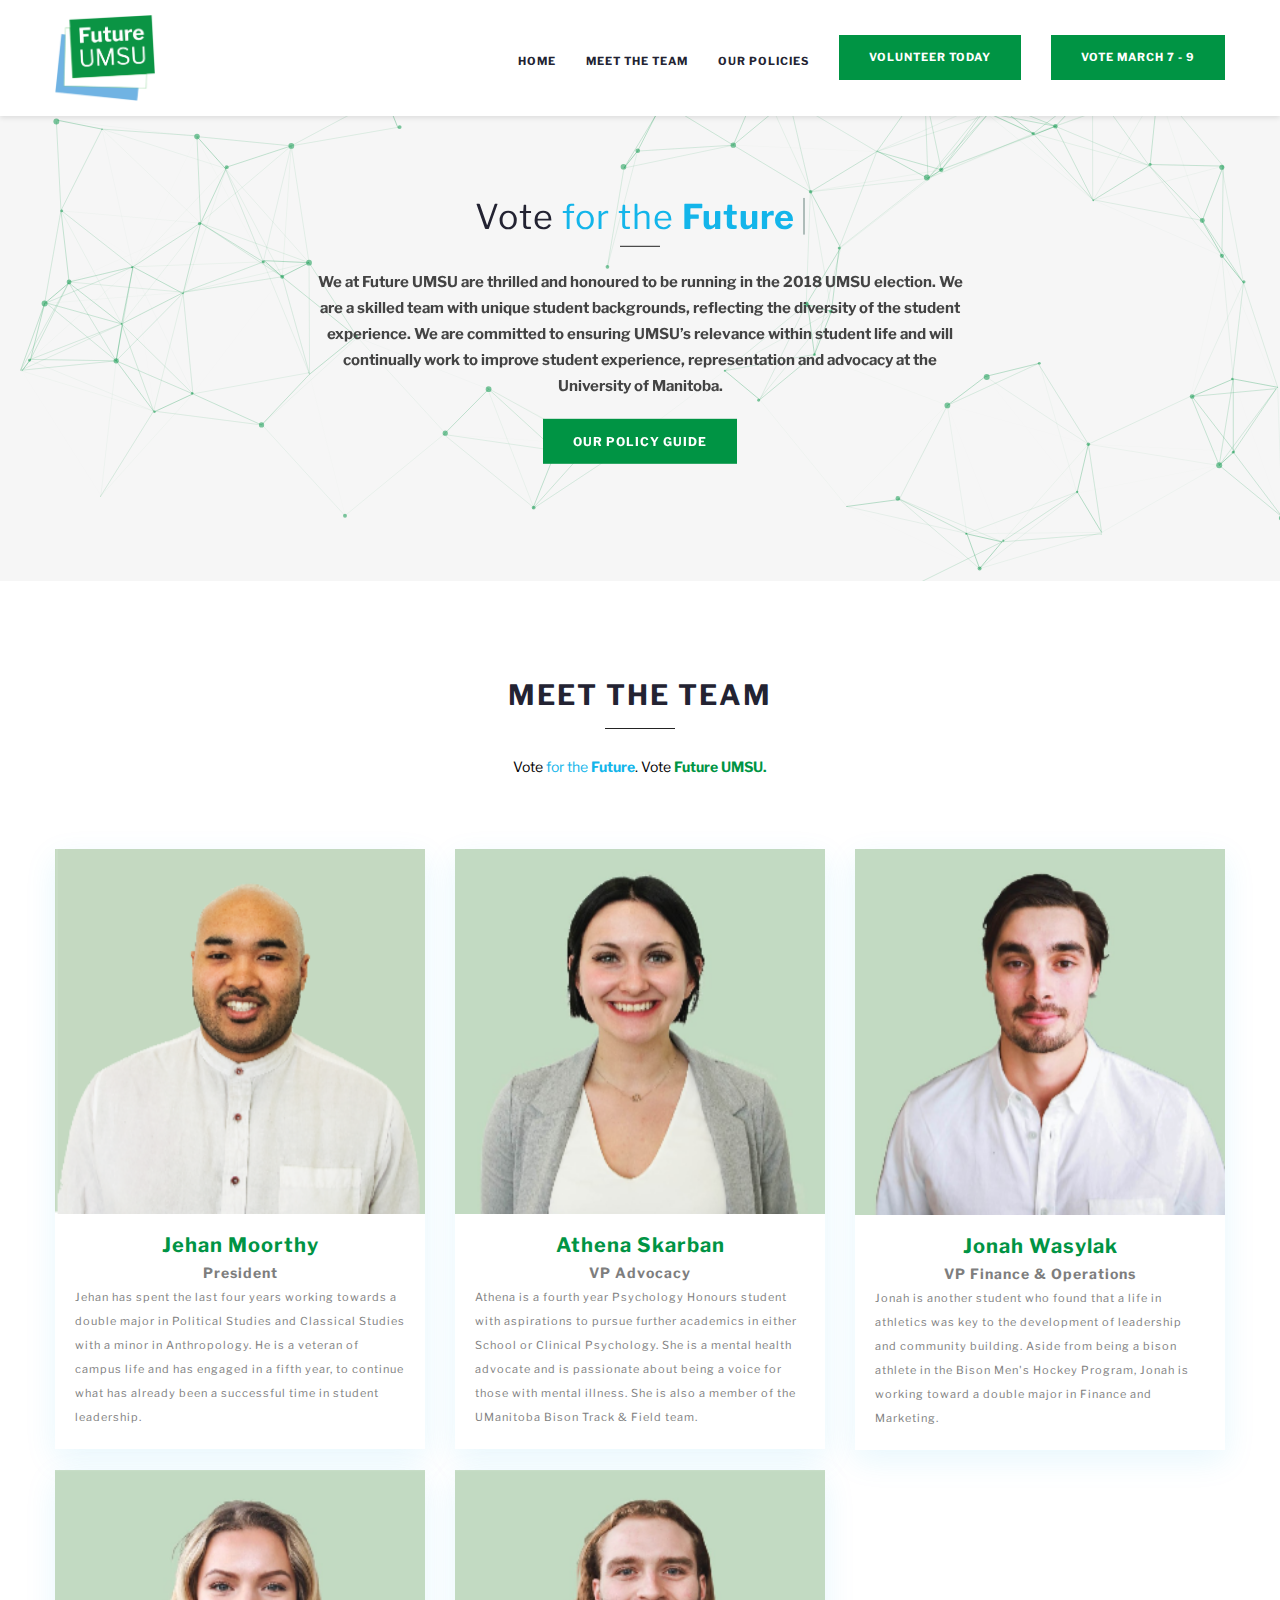
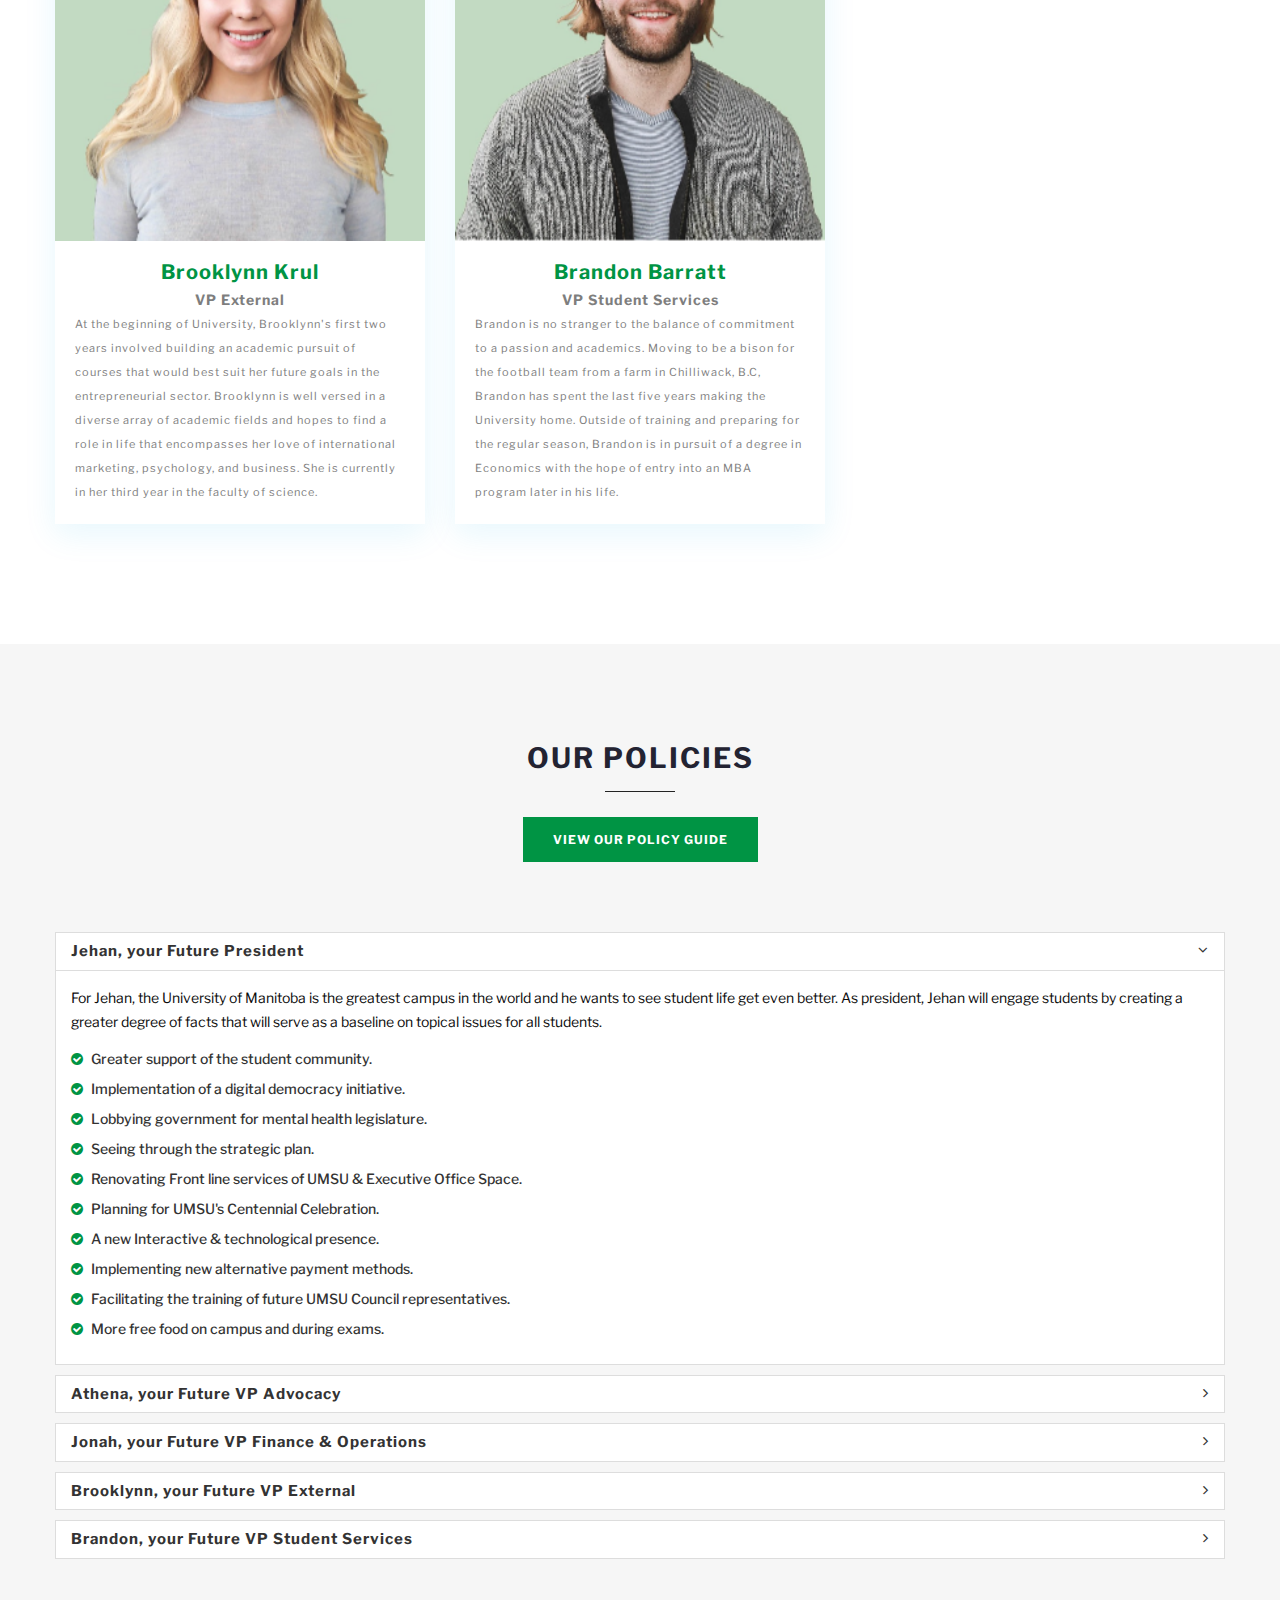
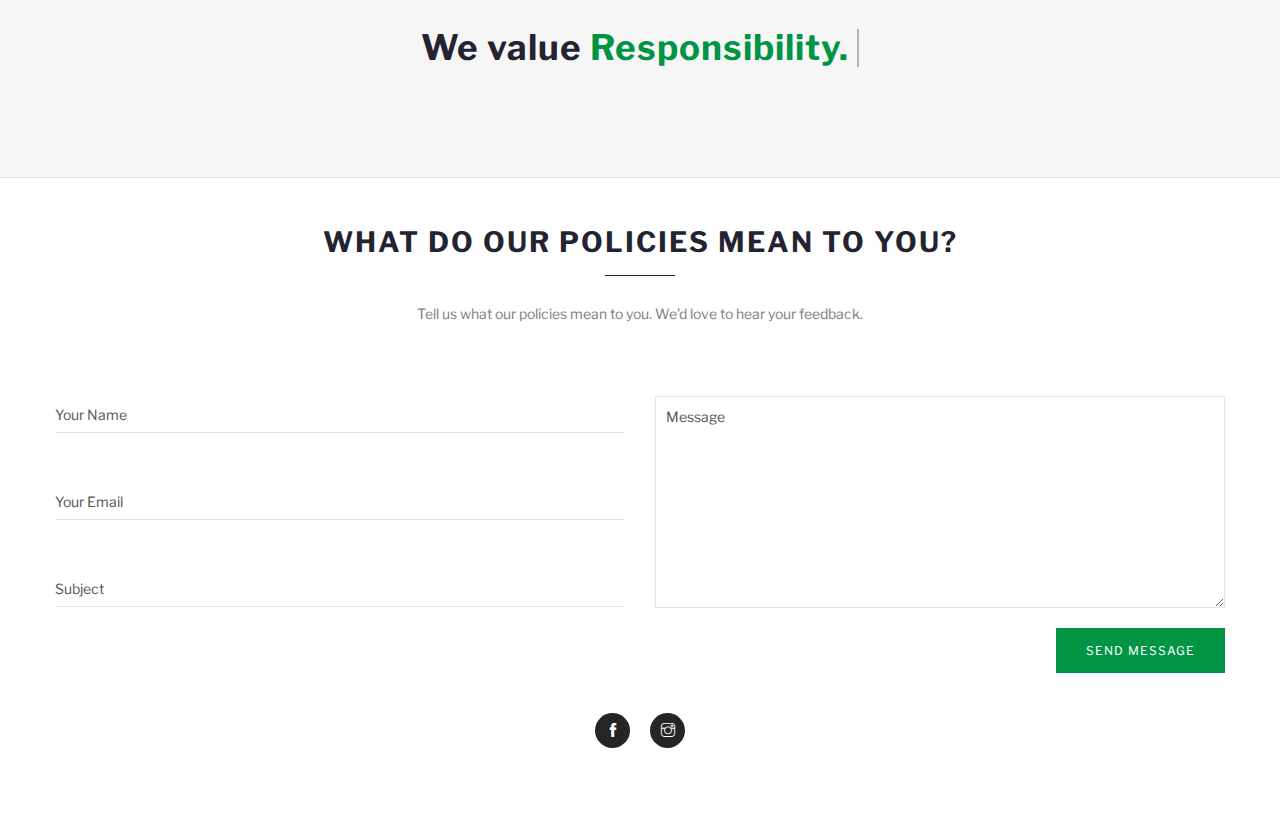
<file: index.html>
<!doctype html>
<html class="no-js" lang="zxx">
<head>
    <meta charset="utf-8">
    <meta name="viewport" content="width=device-width, initial-scale=1">
    <title>#WeAreFutureUMSU</title>
    <meta name="description" content="Future UMSU wants to ensure that the Students' Union remains relevant and is continuously improving the student experience. Our goal
                        is to collaboratively work with one another to strengthen on-the-ground support for students.">
    <meta name="viewport" content="width=device-width, initial-scale=1">
    <!-- Place favicon.ico in the root directory -->
    <link rel="icon" href="img/icons/favicon.ico">
    <meta property="og:title" content="#WeAreFutureUMSU" />
    <meta property="og:image" content="http://www.wearefutureumsu.com/img/future_umsu.png" />
    <!-- All CSS Files -->
    <link rel="stylesheet" href="css/bootstrap.min.css">
    <link rel="stylesheet" href="css/themify-icons.css">
    <link rel="stylesheet" href="css/elements.css">
    <link rel="stylesheet" href="style.css">
    <link rel="stylesheet" href="css/responsive.css">
    <link rel="stylesheet" href="css/custom.css">
    <!-- User style -->
    <link rel="stylesheet" href="css/custom.css">

    <script src="js/vendor/modernizr-2.8.3.min.js"></script>
    <!-- Global site tag (gtag.js) - Google Analytics -->
    <script async src="https://www.googletagmanager.com/gtag/js?id=UA-114762448-1"></script>
    <script>
        window.dataLayer = window.dataLayer || [];
        function gtag(){dataLayer.push(arguments);}
        gtag('js', new Date());

        gtag('config', 'UA-114762448-1');
    </script>

</head>
<body>
<!--[if lt IE 8]>
<p class="browserupgrade">You are using an <strong>outdated</strong> browser. Please <a href="http://browsehappy.com/">upgrade your browser</a> to improve your experience.</p>
<![endif]-->
<!-- Start main wrapper -->
<div class="wrapper">
    <!-- Header area start -->
    <header class="header-area header-style-one intelligent-header">
        <div class="header-middle-area">
            <div class="container">
                <div class="row">
                    <div class="col-md-3  col-sm-2 col-xs-6">
                        <div class="logo">
                            <a href="index.html">
                                <img src="img/logo1.png" alt="" width="100px" style="width: 100px;">
                            </a>
                        </div>
                    </div>
                    <div class="col-md-9 col-sm-10 hidden-xs hidden-sm top-nav">
                        <div class="menu-area">
                            <nav>
                                <ul class="main-menu clearfix">
                                    <li><a href="index.html#"><strong>Home</strong></a></li>
                                    <li><a href="#team"><strong>Meet the Team</strong></a></li>
                                    <li><a href="#policies"><strong>Our Policies</strong></a></li>
                                    <li style="padding: 15px 0;"><a href="mailto:futureumsuvolunteers@gmail.com?Subject=Volunteering%20Request" target="_blank" class="button active-btn" ><strong>Volunteer Today</strong></a></li>
                                    <li><a href="https://umsu.simplyvoting.com/" target="_blank" class="button active-btn" ><strong>Vote March 7 - 9</strong></a></li>
                                </ul>
                            </nav>
                        </div>
                    </div>
                    <div class="clearfix"></div>
                    <!-- START OF MOBILE MENU AREA -->
                    <div class="mobile-menu-area clearfix hidden-md hidden-lg">

                        <nav class="mobile-menu">
                            <ul>
                                <li><a href="index.html#"><strong>Home</strong></a></li>
                                <li><a href="#team"><strong>Meet the Team</strong></a></li>
                                <li><a href="#policies"><strong>Our Policies</strong></a></li>
                                <li><a href="mailto:futureumsuvolunteers@gmail.com?Subject=Volunteering%20Request" target="_blank" class="button active-btn" ><strong>Volunteer Today</strong></a></li>
                                <li><a href="https://umsu.simplyvoting.com/" target="_blank" class="button active-btn" ><strong>Vote March 7 - 9</strong></a></li>
                            </ul>
                        </nav>
                    </div>
                    <!-- END OF MOBILE MENU AREA -->
                </div>
            </div>
        </div>
    </header>
    <div class="intelligent-header-space"></div>
    <!-- Header area End -->
    <!-- Slider area start -->
    <div class="slider-area static-dotted-bg" id="particle-ground">
        <div class="container">
            <div class="row">
                <div class="col-md-12">
                    <div class="banner-static-content text-center">
                        <h1 class="cd-headline clip is-full-width" style="letter-spacing: 1px">
                            <span>Vote</span>
                            <span class="cd-words-wrapper">
                                        <b class="is-visible" style="color: #13b5ea;">for the <strong>Future</strong></b>
                                        <b style="letter-spacing: 1px;"><strong>Future UMSU</strong></b>
                                    </span>
                        </h1>
                        <p><strong>We at Future UMSU are thrilled and honoured to be running in the 2018 UMSU election. We are a skilled team with unique student backgrounds, reflecting the diversity of the student experience. We are committed to ensuring UMSU’s relevance within student life and will continually work to improve student experience, representation and advocacy at the University of Manitoba.</strong></p>
                        <a href="FutureUMSU_PolicyGuide.pdf" class="button active-btn"><strong>Our Policy Guide</strong></a>
                    </div>
                </div>
            </div>
        </div>
    </div>
    <!-- Slider area end -->
    <!-- Main content start -->
    <div class="content">

        <div id="team" class="erika-standard-row white-bg">
            <div class="container">
                <div class="row">
                    <div class="col-xs-12">
                        <div class="area-heading area-heading-style-two text-center">
                            <h2 class="area-title"><strong>Meet the Team</strong></h2>
                            <p style="color: #000">Vote <span style="color: #13b5ea">for the <strong>Future</strong></span>. Vote <span style="color: #009444; font-weight: bold">Future UMSU.</span></p>
                        </div>
                    </div>
                </div>

                <div class="row">
                    <div class="col-md-4 col-sm-6">
                        <!-- Single Team Member Start -->
                        <div class="single-member">
                            <div class="member-img">
                                <img src="img/team/1.jpg.png" alt="">
                                <ul class="member-social-links">
                                    <li><a href="https://www.facebook.com/jehan.moorthy"><i class="fa fa-facebook"></i></a></li>
                                    <li><a href="https://www.instagram.com/general_jehan/"><i class="fa fa-instagram"></i></a></li>
                                </ul>
                            </div>
                            <div class="member-details">
                                <div class="member-info-wrapper">
                                    <h3><a href="#" >Jehan Moorthy</a></h3>
                                    <p><strong>President</strong></p>
                                    <p class="team-bio text-left">Jehan has spent the last four years working towards a double major in Political Studies and Classical Studies with a minor in Anthropology.
                                    He is a veteran of campus life and has engaged in a fifth year, to continue what has already been a successful time in student leadership. </p>
                                </div>
                            </div>
                        </div>
                        <!-- Single Team Member End -->
                    </div>

                    <div class="col-md-4 col-sm-6">
                        <!-- Single Team Member Start -->
                        <div class="single-member">
                            <div class="member-img">
                                <img src="img/team/2.jpg.png" alt="">
                                <ul class="member-social-links">
                                    <li><a href="https://www.facebook.com/athena.skarban"><i class="fa fa-facebook"></i></a></li>
                                    <li><a href="https://www.instagram.com/athenaskarban/"><i class="fa fa-instagram"></i></a></li>
                                </ul>
                            </div>
                            <div class="member-details">
                                <div class="member-info-wrapper">
                                    <h3><a href="#">Athena Skarban</a></h3>
                                    <p><strong>VP Advocacy</strong></p>
                                    <p class="team-bio text-left">Athena is a fourth year Psychology Honours student with aspirations to pursue further academics in either School or Clinical Psychology. She is a mental health advocate and is passionate about
                                    being a voice for those with mental illness. She is also a member of the UManitoba Bison Track & Field team.</p>
                                </div>
                            </div>
                        </div>
                        <!-- Single Team Member End -->
                    </div>

                    <div class="col-md-4 col-sm-6">
                        <!-- Single Team Member Start -->
                        <div class="single-member">
                            <div class="member-img">
                                <img src="img/team/3.jpg.png" alt="">
                                <ul class="member-social-links">
                                    <li><a href="https://www.facebook.com/jonah.wasylak"><i class="fa fa-facebook"></i></a></li>
                                    <li><a href="https://www.instagram.com/jonahwasylak/"><i class="fa fa-instagram"></i></a></li>
                                </ul>
                            </div>
                            <div class="member-details">
                                <div class="member-info-wrapper">
                                    <h3><a href="#">Jonah Wasylak</a></h3>
                                    <p><strong>VP Finance & Operations</strong></p>
                                    <p class="team-bio text-left">Jonah is another student who found that a life in athletics was key to the development of leadership and community building. Aside from being a bison athlete in the Bison Men's
                                        Hockey Program, Jonah is working toward a double major in Finance and Marketing.
                                    </p>

                                </div>
                            </div>
                        </div>
                        <!-- Single Team Member End -->
                    </div>

                    <div class="col-md-4 col-sm-6">
                        <!-- Single Team Member Start -->
                        <div class="single-member">
                            <div class="member-img">
                                <img src="img/team/4.jpg.png" alt="">
                                <ul class="member-social-links">
                                    <li><a href="https://www.facebook.com/profile.php?id=100006662748266"><i class="fa fa-facebook"></i></a></li>
                                    <li><a href="https://www.instagram.com/brookkrul/"><i class="fa fa-instagram"></i></a></li>
                                </ul>
                            </div>
                            <div class="member-details">
                                <div class="member-info-wrapper">
                                    <h3><a href="#">Brooklynn Krul</a></h3>
                                    <p><strong>VP External</strong></p>
                                    <p class="team-bio text-left">At the beginning of University, Brooklynn's first two years involved building an academic pursuit of
                                        courses that would best suit her future goals in the entrepreneurial sector. Brooklynn is well versed in a diverse array of academic
                                        fields and hopes to find a role in life that encompasses her love of international marketing, psychology, and business. She is currently in her third year in the faculty of science.</p>
                                </div>
                            </div>
                        </div>
                        <!-- Single Team Member End -->
                    </div>

                    <div class="col-md-4 col-sm-6">
                        <!-- Single Team Member Start -->
                        <div class="single-member">
                            <div class="member-img">
                                <img src="img/team/5.jpg.png" alt="">
                                <ul class="member-social-links">
                                    <li><a href="https://www.facebook.com/brandon.barratt.7"><i class="fa fa-facebook"></i></a></li>
                                    <li><a href="https://www.instagram.com/barratt7/"><i class="fa fa-instagram"></i></a></li>
                                </ul>
                            </div>
                            <div class="member-details">
                                <div class="member-info-wrapper">
                                    <h3><a href="#">Brandon Barratt</a></h3>
                                    <p><strong>VP Student Services</strong></p>
                                    <p class="team-bio text-left">Brandon is no stranger to the balance of commitment to a passion and academics. Moving to be a bison for the football team from a farm in Chilliwack, B.C, Brandon
                                        has spent the last five years making the University home. Outside of training and preparing for the regular season, Brandon is in pursuit of a degree in Economics with the hope of entry into an MBA program
                                        later in his life.
                                    </p>
                                </div>
                            </div>
                        </div>
                        <!-- Single Team Member End -->
                    </div>


                </div>




            </div>
        </div>

        <div id="policies" class="erika-standard-row gray-bg">
            <div class="container">
                <div class="row">
                    <div class="col-md-12">
                        <div class="area-heading area-heading-style-two text-center">
                            <h2 class="area-title"><strong>Our Policies</strong></h2>
                            <br>
                            <a href="FutureUMSU_PolicyGuide.pdf" class="button active-btn"><strong>View Our Policy Guide</strong></a>
                        </div>
                    </div>

                    <div class="col-md-12">
                        <div class="faq-content-wrapper">
                            <div class="panel-group" id="accordion" role="tablist" aria-multiselectable="false">

                                <!--jehan-->
                                <div class="panel panel-default">
                                    <div class="panel-heading" role="tab" id="headingOne">
                                        <h4 class="panel-title">
                                            <a role="button" data-toggle="collapse" data-parent="#accordion" href="index.html#collapseOne" aria-expanded="true" aria-controls="collapseOne"><strong>Jehan, your Future President </strong></a>
                                        </h4>
                                    </div>
                                    <div id="collapseOne" class="panel-collapse collapse in" role="tabpanel" aria-labelledby="headingOne">
                                        <div class="panel-body">
                                            <p style="color: #0b0b0b">For Jehan, the University of Manitoba is the greatest campus in the world and he wants to see student life get even better.
                                                As president, Jehan will engage students by creating a greater degree of facts that will serve as a baseline on topical issues for all students.</p>

                                            <div class="accordion-list">
                                                <ul>
                                                    <li><i class="fa fa-check-circle"></i>  Greater support of the student community.</li>
                                                    <li><i class="fa fa-check-circle"></i>  Implementation of a digital democracy initiative. </li>
                                                    <li><i class="fa fa-check-circle"></i>  Lobbying government for mental health legislature.</li>
                                                    <li><i class="fa fa-check-circle"></i>  Seeing through the strategic plan.</li>
                                                    <li><i class="fa fa-check-circle"></i>  Renovating Front line services of UMSU & Executive Office Space.</li>
                                                    <li><i class="fa fa-check-circle"></i>  Planning for UMSU's Centennial Celebration.</li>
                                                    <li><i class="fa fa-check-circle"></i>  A new Interactive & technological presence.</li>
                                                    <li><i class="fa fa-check-circle"></i>  Implementing new alternative payment methods.
                                                    </li>
                                                    <li><i class="fa fa-check-circle"></i>  Facilitating the training of future UMSU Council representatives.</li>
                                                    <li><i class="fa fa-check-circle"></i>  More free food on campus and during exams.</li>
                                                </ul>
                                            </div>
                                        </div>
                                    </div>
                                </div>

                                <!--athena-->
                                <div class="panel panel-default">
                                    <div class="panel-heading" role="tab" id="headingTwo">
                                        <h4 class="panel-title">
                                            <a class="collapsed" role="button" data-toggle="collapse" data-parent="#accordion" href="index.html#collapseTwo" aria-expanded="false" aria-controls="collapseTwo"><strong>Athena, your Future VP Advocacy</strong></a>
                                        </h4>
                                    </div>
                                    <div id="collapseTwo" class="panel-collapse collapse" role="tabpanel" aria-labelledby="headingTwo">
                                        <div class="panel-body">
                                            <p style="color: #0b0b0b">The University of Manitoba is a great place to live, learn and to have fun.
                                                The role of VP Advocacy is a role that works in collaboration with the other executive members and Athena looks forward to supporting colleagues on addressing other aspects of campus life.</p>

                                            <div class="accordion-list">
                                                <ul>
                                                    <li><i class="fa fa-check-circle"></i>  Increasing mental health awareness and support</li>
                                                    <li><i class="fa fa-check-circle"></i>  Furthering Womyn’s safety organization to increase the connectivism of all women on campus.</li>
                                                    <li><i class="fa fa-check-circle"></i>  Increasing the stature of advocacy</li>
                                                    <li><i class="fa fa-check-circle"></i>  Fundraising toward the Hardship fund.</li>
                                                    <li><i class="fa fa-check-circle"></i>  Review and revision of University GPA policy.</li>
                                                    <li><i class="fa fa-check-circle"></i>  Growing and establishing new advocacy weeks</li>
                                                </ul>
                                            </div>
                                        </div>
                                    </div>
                                </div>

                                <!--jonah-->
                                <div class="panel panel-default">
                                    <div class="panel-heading" role="tab" id="headingThree">
                                        <h4 class="panel-title">
                                            <a class="collapsed" role="button" data-toggle="collapse" data-parent="#accordion" href="index.html#collapseThree" aria-expanded="false" aria-controls="collapseThree"><strong>Jonah, your Future VP Finance & Operations</strong></a>
                                        </h4>
                                    </div>
                                    <div id="collapseThree" class="panel-collapse collapse" role="tabpanel" aria-labelledby="headingThree">
                                        <div class="panel-body">
                                            <p style="color: #0b0b0b">Jonah recognizes the importance of the development of the student voice for a better future here at the University of Manitoba. Jonah has made it his mission to make student voices the cornerstone of every project and scheme.</p>

                                            <div class="accordion-list">
                                                <ul>
                                                    <li><i class="fa fa-check-circle"></i>  Evaluating spending and the UMSU budget.</li>
                                                    <li><i class="fa fa-check-circle"></i>  GPA’s renovation project.</li>
                                                    <li><i class="fa fa-check-circle"></i>  Improving the UMSU & Bison Sports relationship.</li>
                                                    <li><i class="fa fa-check-circle"></i>  Growing the operational efficiency of the Future UMSU team.</li>
                                                    <li><i class="fa fa-check-circle"></i>  Establishing on-campus delivery services</li>
                                                    <li><i class="fa fa-check-circle"></i>  Building public trust and transparency. </li>
                                                </ul>
                                            </div>
                                        </div>
                                    </div>
                                </div>

                                <!--brook-->
                                <div class="panel panel-default">
                                    <div class="panel-heading" role="tab" id="headingFive">
                                        <h4 class="panel-title">
                                            <a class="collapsed" role="button" data-toggle="collapse" data-parent="#accordion" href="index.html#follapesFive" aria-expanded="false" aria-controls="follapesFive"><strong>Brooklynn, your Future VP External</strong></a>
                                        </h4>
                                    </div>
                                    <div id="follapesFive" class="panel-collapse collapse" role="tabpanel" aria-labelledby="headingFive">
                                        <div class="panel-body">
                                            <p style="color: #0b0b0b">Brook understands that there is need to build a Union that is responsive to the needs of students, a Union that should be open and a union that should be
                                            accessible and inclusive of your position.</p>

                                            <div class="accordion-list">
                                                <ul>
                                                    <li><i class="fa fa-check-circle"></i>  Better UMSU sponsorship and marketing for campus events .</li>
                                                    <li><i class="fa fa-check-circle"></i>  Growing jobs.</li>
                                                    <li><i class="fa fa-check-circle"></i>  Community presence.</li>
                                                    <li><i class="fa fa-check-circle"></i>  Active health and wellness.</li>
                                                    <li><i class="fa fa-check-circle"></i>  Green Events.</li>
                                                    <li><i class="fa fa-check-circle"></i>  Active health and wellness.</li>
                                                    <li><i class="fa fa-check-circle"></i>  Enhancing the image of Bison Sports at UMSU.</li>
                                                </ul>
                                            </div>
                                        </div>
                                    </div>
                                </div>

                                <!--brandom-->
                                <div class="panel panel-default">
                                    <div class="panel-heading" role="tab" id="headingFour">
                                        <h4 class="panel-title">
                                            <a class="collapsed" role="button" data-toggle="collapse" data-parent="#accordion" href="index.html#follapesFour" aria-expanded="false" aria-controls="follapesFour"><strong>Brandon, your Future VP Student Services</strong></a>
                                        </h4>
                                    </div>
                                    <div id="follapesFour" class="panel-collapse collapse" role="tabpanel" aria-labelledby="headingFour">
                                        <div class="panel-body">
                                            <p style="color: #0b0b0b">Brandon understands the realities of being a student away from home and has utilized the opportunity to involve himself in the social side of the student experience.</p>

                                            <div class="accordion-list">
                                                <ul>
                                                    <li><i class="fa fa-check-circle"></i>  Working with admin to implement a FlexPass parking system.</li>
                                                    <li><i class="fa fa-check-circle"></i>  Utilizing student feedback/surveys/stats. </li>
                                                    <li><i class="fa fa-check-circle"></i>  Providing information and services relating to drug & substance harm reduction.</li>
                                                    <li><i class="fa fa-check-circle"></i>  Patent and sell Frosh Brand to an external source.</li>
                                                    <li><i class="fa fa-check-circle"></i>  Exploration of current UMSU & City of Winnipeg contract.</li>
                                                </ul>
                                            </div>
                                        </div>
                                    </div>
                                </div>


                            </div>
                        </div>
                    </div>

                    <div class="col-md-12" style="margin-top: 50px">
                        <div class="banner-static-content">
                            <h2 class="cd-headline clip text-center">
                                <strong>
                                    <span>We value </span>
                                    <span class="cd-words-wrapper">
                                            <b class="is-visible"><strong>Responsibility.</strong></b>
                                            <b><strong>Respect.</strong></b>
                                            <b><strong>Transparency.</strong></b>
                                            <b><strong>Engagement.</strong></b>
                                    </span>
                                </strong>
                            </h2>
                        </div>
                    </div>
                </div>
                <div class="row">

                </div>
            </div>
        </div>

    </div>
    <!-- Main content end -->
    <!-- Footer area start -->
    <footer class="footer-area text-center">
        <div class="container">
            <div class="row">
                <div class="col-md-12">
                    <div class="area-heading area-heading-style-two text-center">
                        <h2 class="area-title"><strong>What do our policies mean to you?</strong></h2>
                        <p>Tell us what our policies mean to you. We’d love to hear your feedback. </p>
                    </div>
                </div>
            </div>
            <div class="row">
                <div class="contact-page-area">
                    <form id="erika-contact-form" action="https://formspree.io/WeAreFutureUMSU@gmail.com" method="post" name="erika_message_form" class="contcat-form  text-center">
                        <div class="col-md-6">
                            <div class="form-head fix">
                                <div class="marg-area">
                                    <input type="text" name="your_name" placeholder="Your Name" required>
                                </div>
                                <div class="marg-area">
                                    <input type="email" name="your_mail" placeholder="Your Email" required>
                                </div>
                                <div class="marg-area">
                                    <input type="text" name="your_subject" placeholder="Subject" required>
                                </div>
                            </div>
                        </div>
                        <div class="col-md-6">
                            <div class="message-box-area">
                                <textarea name="your_message" class="text-area" cols="30" rows="10" placeholder="Message" required></textarea>
                                <input type="submit" class="button active-btn" value="Send message">
                            </div>
                        </div>
                    </form>
                    <p class="erika-form-send-message"></p>
                </div>
                <!-- Contact From End -->
            </div>
        </div>
        <div class="container">
            <div class="row">
                <div class="col-md-12">
                    <div class="footer-fun-text">
                        <br>
                        <br>
                    </div>
                    <div class="social-bookmark-wrapper">
                        <ul class="social-bookmark">
                            <li><a href="https://www.facebook.com/Future-UMSU-1727718313947455/"><i class="ti-facebook"></i></a></li>
                            <!--<li><a href="#"><i class="ti-twitter"></i></a></li>-->
                            <li><a href="https://www.instagram.com/wearefutureumsu/"><i class="ti-instagram"></i></a></li>
                        </ul>
                    </div>

                </div>


            </div>
        </div>
    </footer>
    <!-- Footer area end -->
</div>
<!-- End main wrapper -->


<!-- All JS Files -->
<script src="js/vendor/jquery-1.12.4.min.js"></script>
<script src="js/vendor/bootstrap.min.js"></script>
<script src="js/plugins.js"></script>
<script src="js/jquery.isotope.js"></script>
<script src="js/main.js"></script>
</body>
</html>
</file>
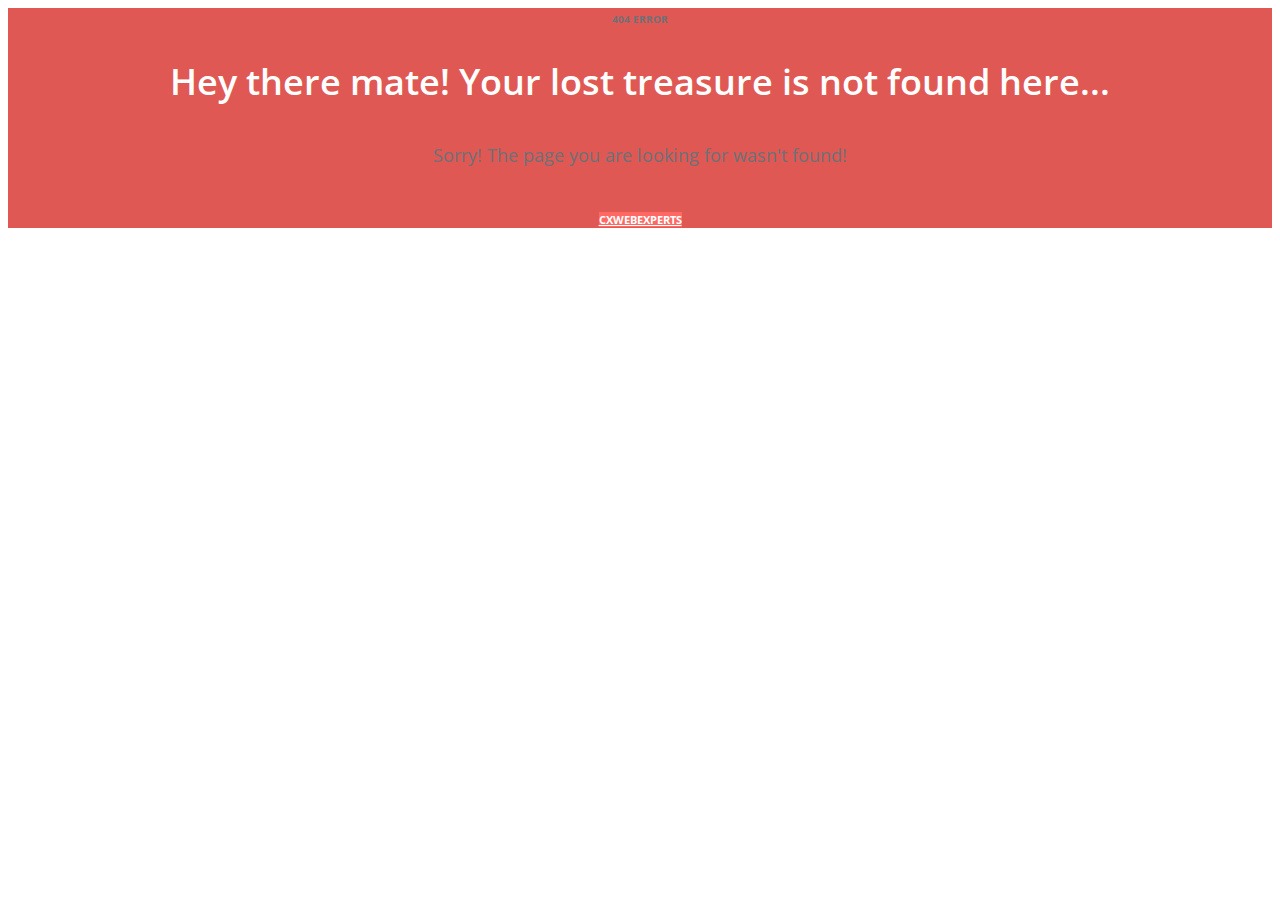
<file: img/bg/1.jpg.html>
<!doctype html>
<html class="no-js grve-responsive" lang="en-US" prefix="og: http://ogp.me/ns#">
	<head>
		<meta charset="UTF-8">

		<!-- viewport -->
		<meta name="viewport" content="width=device-width, initial-scale=1, maximum-scale=1, user-scalable=no">

		<!-- allow pinned sites -->
		<meta name="application-name" content="CXWebExperts" />


				<link href="https://www.cxwebexperts.com/wp-content/uploads/2016/03/cxwebexperts_wordpress_theme_installation_customization_favicon.png" rel="icon" type="image/x-icon">
		
		<link rel="pingback" href="https://www.cxwebexperts.com/xmlrpc.php">

		<title>Page not found - CXWebExperts</title>

<!-- This site is optimized with the Yoast SEO plugin v4.4 - https://yoast.com/wordpress/plugins/seo/ -->
<meta name="robots" content="noindex,follow"/>
<meta property="og:locale" content="en_US" />
<meta property="og:type" content="object" />
<meta property="og:title" content="Page not found - CXWebExperts" />
<meta property="og:site_name" content="CXWebExperts" />
<meta name="twitter:card" content="summary" />
<meta name="twitter:title" content="Page not found - CXWebExperts" />
<!-- / Yoast SEO plugin. -->

<link rel="alternate" type="application/rss+xml" title="CXWebExperts &raquo; Feed" href="https://www.cxwebexperts.com/feed/" />
<link rel="alternate" type="application/rss+xml" title="CXWebExperts &raquo; Comments Feed" href="https://www.cxwebexperts.com/comments/feed/" />
		<script type="text/javascript">
			window._wpemojiSettings = {"baseUrl":"https:\/\/s.w.org\/images\/core\/emoji\/72x72\/","ext":".png","source":{"concatemoji":"https:\/\/www.cxwebexperts.com\/wp-includes\/js\/wp-emoji-release.min.js?ver=4.4.2"}};
			!function(a,b,c){function d(a){var c,d=b.createElement("canvas"),e=d.getContext&&d.getContext("2d"),f=String.fromCharCode;return e&&e.fillText?(e.textBaseline="top",e.font="600 32px Arial","flag"===a?(e.fillText(f(55356,56806,55356,56826),0,0),d.toDataURL().length>3e3):"diversity"===a?(e.fillText(f(55356,57221),0,0),c=e.getImageData(16,16,1,1).data.toString(),e.fillText(f(55356,57221,55356,57343),0,0),c!==e.getImageData(16,16,1,1).data.toString()):("simple"===a?e.fillText(f(55357,56835),0,0):e.fillText(f(55356,57135),0,0),0!==e.getImageData(16,16,1,1).data[0])):!1}function e(a){var c=b.createElement("script");c.src=a,c.type="text/javascript",b.getElementsByTagName("head")[0].appendChild(c)}var f,g;c.supports={simple:d("simple"),flag:d("flag"),unicode8:d("unicode8"),diversity:d("diversity")},c.DOMReady=!1,c.readyCallback=function(){c.DOMReady=!0},c.supports.simple&&c.supports.flag&&c.supports.unicode8&&c.supports.diversity||(g=function(){c.readyCallback()},b.addEventListener?(b.addEventListener("DOMContentLoaded",g,!1),a.addEventListener("load",g,!1)):(a.attachEvent("onload",g),b.attachEvent("onreadystatechange",function(){"complete"===b.readyState&&c.readyCallback()})),f=c.source||{},f.concatemoji?e(f.concatemoji):f.wpemoji&&f.twemoji&&(e(f.twemoji),e(f.wpemoji)))}(window,document,window._wpemojiSettings);
		</script>
		<style type="text/css">
img.wp-smiley,
img.emoji {
	display: inline !important;
	border: none !important;
	box-shadow: none !important;
	height: 1em !important;
	width: 1em !important;
	margin: 0 .07em !important;
	vertical-align: -0.1em !important;
	background: none !important;
	padding: 0 !important;
}
</style>
<link rel='stylesheet' id='font-awesome-css-css'  href='https://www.cxwebexperts.com/wp-content/plugins/font-awesome-wp/css/font-awesome.min.css?ver=4.4.2' type='text/css' media='all' />
<link rel='stylesheet' id='dashicons-css'  href='https://www.cxwebexperts.com/wp-includes/css/dashicons.min.css?ver=4.4.2' type='text/css' media='all' />
<link rel='stylesheet' id='menu-icons-extra-css'  href='https://www.cxwebexperts.com/wp-content/plugins/menu-icons/css/extra.min.css?ver=0.10.2' type='text/css' media='all' />
<link rel='stylesheet' id='go_pricing_styles-css'  href='https://www.cxwebexperts.com/wp-content/plugins/go_pricing/assets/css/go_pricing_styles.css?ver=2.4.5' type='text/css' media='all' />
<link rel='stylesheet' id='go_pricing_jqplugin-mediaelementjs-css'  href='https://www.cxwebexperts.com/wp-content/plugins/go_pricing/assets/plugins/js/mediaelementjs/mediaelementplayer.min.css?ver=2.4.5' type='text/css' media='all' />
<link rel='stylesheet' id='go_pricing_jqplugin-mediaelementjs-skin-css'  href='https://www.cxwebexperts.com/wp-content/plugins/go_pricing/assets/plugins/js/mediaelementjs/skin/mediaelementplayer.css?ver=2.4.5' type='text/css' media='all' />
<link rel='stylesheet' id='tp_twitter_plugin_css-css'  href='https://www.cxwebexperts.com/wp-content/plugins/recent-tweets-widget/tp_twitter_plugin.css?ver=1.0' type='text/css' media='screen' />
<link rel='stylesheet' id='rs-plugin-settings-css'  href='https://www.cxwebexperts.com/wp-content/plugins/revslider/rs-plugin/css/settings.css?ver=4.6.92' type='text/css' media='all' />
<link rel='stylesheet' id='tp-oswald-css'  href='https://fonts.googleapis.com/css?family=Oswald%3A300%2C400%2C700&#038;ver=4.4.2' type='text/css' media='all' />
<link rel='stylesheet' id='tp-opensans-css'  href='https://fonts.googleapis.com/css?family=Open+Sans%3A400%2C600%2C700&#038;ver=4.4.2' type='text/css' media='all' />
<link rel='stylesheet' id='grve-awsome-fonts-css'  href='https://www.cxwebexperts.com/wp-content/themes/cxwebexperts/css/font-awesome.min.css?ver=4.3.0' type='text/css' media='all' />
<link rel='stylesheet' id='grve-basic-css'  href='https://www.cxwebexperts.com/wp-content/themes/cxwebexperts/css/basic.css?ver=2.1.0' type='text/css' media='all' />
<link rel='stylesheet' id='grve-grid-css'  href='https://www.cxwebexperts.com/wp-content/themes/cxwebexperts/css/grid.css?ver=2.1.0' type='text/css' media='all' />
<link rel='stylesheet' id='grve-theme-style-css'  href='https://www.cxwebexperts.com/wp-content/themes/cxwebexperts/css/theme-style.css?ver=2.1.0' type='text/css' media='all' />
<link rel='stylesheet' id='grve-elements-css'  href='https://www.cxwebexperts.com/wp-content/themes/cxwebexperts/css/elements.css?ver=2.1.0' type='text/css' media='all' />
<link rel='stylesheet' id='grve-style-css'  href='https://www.cxwebexperts.com/wp-content/themes/cxwebexperts-child/style.css?ver=2.1.0' type='text/css' media='all' />
<link rel='stylesheet' id='grve-responsive-css'  href='https://www.cxwebexperts.com/wp-content/themes/cxwebexperts/css/responsive.css?ver=2.1.0' type='text/css' media='all' />
<link rel='stylesheet' id='mc4wp-form-basic-css'  href='https://www.cxwebexperts.com/wp-content/plugins/mailchimp-for-wp/assets/css/form-basic.min.css?ver=4.1.9' type='text/css' media='all' />
<link rel='stylesheet' id='redux-google-fonts-grve_osmosis_options-css'  href='https://fonts.googleapis.com/css?family=Open+Sans%3A400%2C800%2C600%2C700%2C600italic%2C300&#038;ver=1506037568' type='text/css' media='all' />
	<!-- ChatNox Widget -->
	<script  type="text/javascript">
	var _chatnox = _chatnox || [];_chatnox.setAccount = '5002164368310272';	
	</script>
	<!-- ChatNox Widget Ends -->
<script type='text/javascript' src='https://www.cxwebexperts.com/wp-includes/js/jquery/jquery.js?ver=1.11.3'></script>
<script type='text/javascript' src='https://www.cxwebexperts.com/wp-includes/js/jquery/jquery-migrate.min.js?ver=1.2.1'></script>
<script type='text/javascript' src='https://www.cxwebexperts.com/wp-content/plugins/revslider/rs-plugin/js/jquery.themepunch.tools.min.js?ver=4.6.92'></script>
<script type='text/javascript' src='https://www.cxwebexperts.com/wp-content/plugins/revslider/rs-plugin/js/jquery.themepunch.revolution.min.js?ver=4.6.92'></script>
<script type='text/javascript' src='https://www.cxwebexperts.com/wp-content/themes/cxwebexperts/js/modernizr.custom.js?ver=2.8.3'></script>
<link rel='https://api.w.org/' href='https://www.cxwebexperts.com/wp-json/' />
<link rel="EditURI" type="application/rsd+xml" title="RSD" href="https://www.cxwebexperts.com/xmlrpc.php?rsd" />
<link rel="wlwmanifest" type="application/wlwmanifest+xml" href="https://www.cxwebexperts.com/wp-includes/wlwmanifest.xml" /> 
<meta name="generator" content="WordPress 4.4.2" />
<script type="text/javascript">
var ajaxurl = 'https://www.cxwebexperts.com/wp-admin/admin-ajax.php';
</script>
		<script type="text/javascript">
			jQuery(document).ready(function() {
				// CUSTOM AJAX CONTENT LOADING FUNCTION
				var ajaxRevslider = function(obj) {
				
					// obj.type : Post Type
					// obj.id : ID of Content to Load
					// obj.aspectratio : The Aspect Ratio of the Container / Media
					// obj.selector : The Container Selector where the Content of Ajax will be injected. It is done via the Essential Grid on Return of Content
					
					var content = "";

					data = {};
					
					data.action = 'revslider_ajax_call_front';
					data.client_action = 'get_slider_html';
					data.token = '66c4c8a829';
					data.type = obj.type;
					data.id = obj.id;
					data.aspectratio = obj.aspectratio;
					
					// SYNC AJAX REQUEST
					jQuery.ajax({
						type:"post",
						url:"https://www.cxwebexperts.com/wp-admin/admin-ajax.php",
						dataType: 'json',
						data:data,
						async:false,
						success: function(ret, textStatus, XMLHttpRequest) {
							if(ret.success == true)
								content = ret.data;								
						},
						error: function(e) {
							console.log(e);
						}
					});
					
					 // FIRST RETURN THE CONTENT WHEN IT IS LOADED !!
					 return content;						 
				};
				
				// CUSTOM AJAX FUNCTION TO REMOVE THE SLIDER
				var ajaxRemoveRevslider = function(obj) {
					return jQuery(obj.selector+" .rev_slider").revkill();
				};

				// EXTEND THE AJAX CONTENT LOADING TYPES WITH TYPE AND FUNCTION
				var extendessential = setInterval(function() {
					if (jQuery.fn.tpessential != undefined) {
						clearInterval(extendessential);
						if(typeof(jQuery.fn.tpessential.defaults) !== 'undefined') {
							jQuery.fn.tpessential.defaults.ajaxTypes.push({type:"revslider",func:ajaxRevslider,killfunc:ajaxRemoveRevslider,openAnimationSpeed:0.3});   
							// type:  Name of the Post to load via Ajax into the Essential Grid Ajax Container
							// func: the Function Name which is Called once the Item with the Post Type has been clicked
							// killfunc: function to kill in case the Ajax Window going to be removed (before Remove function !
							// openAnimationSpeed: how quick the Ajax Content window should be animated (default is 0.3)
						}
					}
				},30);
			});
		</script>
		<script type="text/javascript">
(function(url){
	if(/(?:Chrome\/26\.0\.1410\.63 Safari\/537\.31|WordfenceTestMonBot)/.test(navigator.userAgent)){ return; }
	var addEvent = function(evt, handler) {
		if (window.addEventListener) {
			document.addEventListener(evt, handler, false);
		} else if (window.attachEvent) {
			document.attachEvent('on' + evt, handler);
		}
	};
	var removeEvent = function(evt, handler) {
		if (window.removeEventListener) {
			document.removeEventListener(evt, handler, false);
		} else if (window.detachEvent) {
			document.detachEvent('on' + evt, handler);
		}
	};
	var evts = 'contextmenu dblclick drag dragend dragenter dragleave dragover dragstart drop keydown keypress keyup mousedown mousemove mouseout mouseover mouseup mousewheel scroll'.split(' ');
	var logHuman = function() {
		var wfscr = document.createElement('script');
		wfscr.type = 'text/javascript';
		wfscr.async = true;
		wfscr.src = url + '&r=' + Math.random();
		(document.getElementsByTagName('head')[0]||document.getElementsByTagName('body')[0]).appendChild(wfscr);
		for (var i = 0; i < evts.length; i++) {
			removeEvent(evts[i], logHuman);
		}
	};
	for (var i = 0; i < evts.length; i++) {
		addEvent(evts[i], logHuman);
	}
})('//www.cxwebexperts.com/?wordfence_logHuman=1&hid=F677CC2715F8EB435541FD0188C07615');
</script><!-- Dynamic css -->
<style type="text/css">
 body { font-size: 14px; font-family: Open Sans; font-weight: 400; } input[type='text'], input[type='input'], input[type='password'], input[type='email'], input[type='number'], input[type='date'], input[type='url'], input[type='tel'], input[type='search'], textarea, select { font-family: Open Sans; } #grve-header .grve-logo.grve-logo-text a { font-family: Open Sans; font-weight: 400; font-style: normal; font-size: 18px; text-transform: uppercase; } #grve-header #grve-main-menu ul li ul li a { font-family: Open Sans; font-weight: 600; font-style: normal; font-size: 11px; text-transform: uppercase; } #grve-header #grve-main-menu > ul > li > a, #grve-header .grve-responsive-menu-text { font-family: Open Sans; font-weight: 800; font-style: normal; font-size: 12px; text-transform: uppercase; } h1 { font-family: Open Sans; font-weight: 600; font-style: normal; font-size: 48px; text-transform: none; } h2 { font-family: Open Sans; font-weight: 600; font-style: normal; font-size: 36px; text-transform: none; } h3 { font-family: Open Sans; font-weight: 600; font-style: normal; font-size: 30px; text-transform: none; } h4, .woocommerce h1 { font-family: Open Sans; font-weight: 600; font-style: normal; font-size: 24px; text-transform: none; } h5, #reply-title, .grve-product-name, .woocommerce h2, .woocommerce-billing-fields h3, #order_review_heading { font-family: Open Sans; font-weight: 600; font-style: normal; font-size: 20px; text-transform: none; } h6, .mfp-title, .woocommerce table.shop_table th, .woocommerce-page table.shop_table th, .woocommerce div.product .woocommerce-tabs ul.tabs li a, .woocommerce #content div.product .woocommerce-tabs ul.tabs li a, .woocommerce-page div.product .woocommerce-tabs ul.tabs li a, .woocommerce-page #content div.product .woocommerce-tabs ul.tabs li a { font-family: Open Sans; font-weight: 600; font-style: normal; font-size: 14px; text-transform: none; } #grve-page-title .grve-title { font-family: Open Sans; font-weight: 700; font-style: normal; font-size: 60px; text-transform: uppercase; } #grve-page-title .grve-description { font-family: Open Sans; font-weight: 600; font-style: italic; font-size: 24px; text-transform: none; } #grve-portfolio-title .grve-title { font-family: Open Sans; font-weight: 700; font-style: normal; font-size: 60px; text-transform: uppercase; } #grve-portfolio-title .grve-description { font-family: Open Sans; font-weight: 600; font-style: italic; font-size: 24px; text-transform: none; } #grve-product-title .grve-title { font-family: Open Sans; font-weight: 700; font-style: normal; font-size: 60px; text-transform: uppercase; } #grve-post-title .grve-title, #grve-main-content.grve-simple-style .grve-post-simple-title { font-family: Open Sans; font-weight: 700; font-style: normal; font-size: 40px; text-transform: uppercase; } #grve-header[data-fullscreen='no'] #grve-feature-section .grve-title { font-family: Open Sans; font-weight: 700; font-style: normal; font-size: 60px; text-transform: uppercase; } #grve-header[data-fullscreen='no'] #grve-feature-section .grve-description { font-family: Open Sans; font-weight: 600; font-style: italic; font-size: 24px; text-transform: none; } #grve-header[data-fullscreen='yes'] #grve-feature-section .grve-title { font-family: Open Sans; font-weight: 800; font-style: normal; font-size: 70px; text-transform: uppercase; } #grve-header[data-fullscreen='yes'] #grve-feature-section .grve-description { font-family: Open Sans; font-weight: 600; font-style: italic; font-size: 28px; text-transform: none; } .grve-leader-text p, p.grve-leader-text { font-family: Open Sans; font-weight: 300; font-style: normal; font-size: 28px; text-transform: none; } .grve-subtitle p, .grve-subtitle, .grve-accordion .grve-title, .grve-toggle .grve-title, blockquote, .woocommerce div.product span.price, .woocommerce div.product p.price, .woocommerce #content div.product span.price, .woocommerce #content div.product p.price, .woocommerce-page div.product span.price, .woocommerce-page div.product p.price, .woocommerce-page #content div.product span.price, .woocommerce-page #content div.product p.price { font-family: Open Sans; font-weight: 400; font-style: normal; font-size: 18px; text-transform: none; } .grve-small-text, small, #grve-meta-bar .grve-meta-elements a, #grve-meta-bar .grve-meta-elements li.grve-field-date, #grve-anchor-menu a, .grve-tags, .grve-categories, #grve-post-title #grve-social-share ul li .grve-like-counter, #grve-portfolio-bar #grve-social-share ul li .grve-like-counter, .grve-blog .grve-like-counter, .grve-blog .grve-post-author, .grve-blog .grve-post-date, .grve-pagination ul li, #grve-header-options ul.grve-options a span, .grve-pagination .grve-icon-nav-right, .grve-pagination .grve-icon-nav-left, #grve-comments .grve-comment-item .grve-comment-date, #grve-comments .comment-reply-link, #grve-comments .comment-edit-link, .grve-newsletter label, #grve-footer-bar .grve-social li, #grve-footer-bar .grve-copyright, #grve-footer-bar #grve-second-menu, #grve-share-modal .grve-social li a, #grve-language-modal .grve-language li a, .grve-bar-title, .grve-percentage, .grve-tabs-title li, .grve-pricing-table ul li, .logged-in-as, .widget.widget_recent_entries li span.post-date, cite, label, .grve-testimonial-name, .grve-hr .grve-divider-backtotop, .grve-slider-item .grve-slider-content span.grve-title, .grve-gallery figure figcaption .grve-caption, .widget.widget_calendar caption, .widget .rss-date, .widget.widget_tag_cloud a, .grve-widget.grve-latest-news .grve-latest-news-date, .grve-widget.grve-comments .grve-comment-date, .wpcf7-form p, .wpcf7-form .grve-one-third, .wpcf7-form .grve-one-half, .mfp-counter, .grve-related-post .grve-caption, .grve-comment-nav ul li a, .grve-portfolio .grve-like-counter span, .grve-portfolio .grve-portfolio-btns, .grve-portfolio .grve-filter, .grve-blog .grve-filter, .grve-image-hover .grve-caption, .grve-portfolio .grve-hover-style-2 figcaption .grve-caption, ul.grve-fields li, .grve-team-social li a, .grve-carousel-wrapper .grve-post-item .grve-caption, .grve-blog .grve-like-counter span, .grve-add-cart, .grve-map-infotext p, a.grve-infotext-link, #grve-meta-responsive, .woocommerce span.onsale, .woocommerce nav.woocommerce-pagination ul li, .woocommerce #content nav.woocommerce-pagination ul li, .woocommerce-page nav.woocommerce-pagination ul li, .woocommerce-page #content nav.woocommerce-pagination ul li, .woocommerce .woocommerce-result-count, .woocommerce-page .woocommerce-result-count, .woocommerce-review-link, .product_meta, table.shop_table td.product-name, .woocommerce .related h2, .woocommerce .upsells.products h2, .woocommerce-page .related h2, .woocommerce-page .upsells.products h2, .woocommerce .cross-sells h2, .woocommerce .cart_totals h2, .woocommerce .shipping-calculator-button, .woocommerce-page .shipping-calculator-button, .woocommerce-info, #grve-shop-modal .cart_list.product_list_widget li a, .woocommerce .widget_price_filter .price_slider_amount, .woocommerce-page .widget_price_filter .price_slider_amount, .woocommerce ul.cart_list li a, .woocommerce ul.product_list_widget li a, .woocommerce-page ul.cart_list li a, .woocommerce-page ul.product_list_widget li a, .woocommerce.widget_product_tag_cloud .tagcloud a { font-family: Open Sans; font-weight: 700; font-style: normal; font-size: 10px !important; text-transform: uppercase; } .grve-author-info .grve-read-more, .more-link, .grve-read-more, .grve-blog.grve-isotope[data-type='pint-blog'] .grve-isotope-item .grve-media-content .grve-read-more span, .grve-newsletter input[type='submit'], .grve-search button[type='submit'], #grve-above-footer .grve-social li, .grve-btn, input[type='submit'], input[type='reset'], button, .woocommerce a.button, .woocommerce button.button, .woocommerce input.button, .woocommerce #respond input#submit, .woocommerce #content input.button, .woocommerce-page a.button, .woocommerce-page button.button, .woocommerce-page input.button, .woocommerce-page #respond input#submit, .woocommerce-page #content input.button, #grve-shop-modal a.button { font-family: Open Sans; font-weight: 700; font-style: normal; font-size: 11px !important; text-transform: uppercase; } 
</style><!-- Dynamic css -->
<style type="text/css">
 #grve-top-bar { line-height: 40px; background-color: #303030; color: #c9c9c9; } #grve-top-bar a { color: #c9c9c9; } #grve-top-bar a:hover { color: #ff6863; } #grve-top-bar .grve-language ul li a { background-color: #222222; color: #808080; } #grve-top-bar .grve-language ul li a:hover { background-color: #ff6863; color: #ffffff; } #grve-header[data-overlap='yes'][data-header-position='above-feature'][data-topbar='yes'] #grve-header-wrapper, #grve-header[data-overlap='yes'][data-header-position='above-feature'][data-topbar='yes'] #grve-inner-header { top: 40px; } #grve-top-bar, #grve-top-bar ul li.grve-topbar-item ul li a, #grve-top-bar ul.grve-bar-content, #grve-top-bar ul.grve-bar-content > li { border-color: #4f4f4f !important; } #grve-header #grve-inner-header { height: 90px; line-height: 90px; } #grve-header #grve-header-wrapper { height: 90px; } #grve-header #grve-inner-header .grve-logo img { max-height: 90px; } #grve-header #grve-header-options a.grve-open-button, #grve-header #grve-header-options a .grve-icon { width: 70px; height: 70px; line-height: 70px; } #grve-header[data-safebutton='right'] #grve-header-options { right: 0px; } #grve-header[data-safebutton='left'] #grve-header-options { left: 20px; } #grve-header .grve-menu-options { height: 90px; line-height: 90px; } #grve-header #grve-header-options .grve-options-wrapper, #grve-header #grve-header-options ul.grve-options li a .grve-icon::before { width: 70px; } #grve-header #grve-header-options ul.grve-options { line-height: 70px; } #grve-header #grve-header-options ul.grve-options li a { padding-left: 70px; } #grve-main-menu-responsive { color: #808080; background-color: #222222; } #grve-main-menu-responsive li a { color: #808080; background-color: #222222; } #grve-main-menu-responsive li a:hover { color: #ffffff; } #grve-main-menu-responsive ul li.current-menu-item > a, #grve-main-menu-responsive ul li.current-menu-parent > a, #grve-main-menu-responsive ul li.current_page_item > a, #grve-main-menu-responsive ul li.current_page_ancestor > a { color: #ffffff; } #grve-main-menu-responsive .grve-close-menu-button { color: #ffffff; background-color: #ff6863; } #grve-main-menu-responsive .grve-menu-options li a { color: #808080 !important; } #grve-main-menu-responsive ul li a .label { color: #ffffff; background-color: #ff6863; } #grve-main-menu-responsive.grve-style-2 .grve-more-btn:before, #grve-main-menu-responsive.grve-style-2 .grve-more-btn:after { background-color: #808080; } #grve-main-menu-responsive.grve-style-2 .grve-more-btn.close:before, #grve-main-menu-responsive.grve-style-2 .grve-more-btn.close:after { background-color: #ffffff; } #grve-header.grve-default #grve-inner-header, #grve-header.grve-default[data-sticky-header='shrink'] { background-color: rgba(255,255,255,1); } #grve-header.grve-default #grve-main-menu > ul > li > a, #grve-header.grve-default .grve-menu-options li a, #grve-header.grve-default .grve-logo.grve-logo-text a, #grve-header.grve-default .grve-responsive-menu-text { color: #3C3A35; } #grve-header.grve-default .grve-menu-button-line { background-color: #3C3A35; } #grve-header[data-menu-type='simply'].grve-default #grve-main-menu > ul > li.current-menu-item > a, #grve-header[data-menu-type='simply'].grve-default #grve-main-menu > ul > li.current-menu-parent > a, #grve-header[data-menu-type='simply'].grve-default #grve-main-menu > ul > li.current_page_item > a, #grve-header[data-menu-type='simply'].grve-default #grve-main-menu > ul > li.current_page_ancestor > a, #grve-header[data-menu-type='simply'].grve-default #grve-main-menu > ul > li:hover > a, #grve-header[data-menu-type='simply'].grve-default #grve-main-menu > ul > li.current-menu-ancestor > a, #grve-header[data-menu-type='simply'].grve-default #grve-main-menu > ul > li.active > a, #grve-header.grve-default .grve-menu-options li a:hover { color: #ff6863; } #grve-header[data-menu-type='button'].grve-default #grve-main-menu > ul > li.current-menu-item > a, #grve-header[data-menu-type='button'].grve-default #grve-main-menu > ul > li.current-menu-parent > a, #grve-header[data-menu-type='button'].grve-default #grve-main-menu > ul > li.current_page_item > a, #grve-header[data-menu-type='button'].grve-default #grve-main-menu > ul > li.current_page_ancestor > a, #grve-header[data-menu-type='button'].grve-default #grve-main-menu > ul > li.active > a, #grve-header[data-menu-type='button'].grve-default #grve-main-menu > ul > li:hover > a, #grve-header.grve-default .grve-menu-options li a .grve-purchased-items { color: #ffffff; background-color: #ff6863; } #grve-header[data-menu-type='box'].grve-default #grve-main-menu > ul > li.current-menu-item > a, #grve-header[data-menu-type='box'].grve-default #grve-main-menu > ul > li.current-menu-parent > a, #grve-header[data-menu-type='box'].grve-default #grve-main-menu > ul > li.current_page_item > a, #grve-header[data-menu-type='box'].grve-default #grve-main-menu > ul > li.current_page_ancestor > a, #grve-header[data-menu-type='box'].grve-default #grve-main-menu > ul > li.active > a, #grve-header[data-menu-type='box'].grve-default #grve-main-menu > ul > li:hover > a { color: #ffffff; background-color: #ff6863; } #grve-header.grve-default #grve-main-menu ul li ul a, #grve-header.grve-default #grve-header-options ul.grve-options a, #grve-header.grve-default #grve-main-menu ul li a:hover .label, #grve-header.grve-default #grve-main-menu > ul > li.megamenu > ul > li > a:hover, #grve-header.grve-default #grve-main-menu > ul > li.megamenu > ul { color: #808080; background-color: #222222; } #grve-header.grve-default #grve-main-menu ul li.current-menu-item > a, #grve-header.grve-default #grve-main-menu > ul > li.megamenu > ul > li > a { color: #ffffff; } #grve-header.grve-default #grve-main-menu ul li ul a:hover, #grve-header.grve-default #grve-header-options ul.grve-options a:hover, #grve-header.grve-default #grve-main-menu ul li a .label { color: #ffffff; background-color: #ff6863; } #grve-header.grve-default #grve-main-menu > ul > li.megamenu > ul > li { border-color: #4f4f4f; } #grve-header.grve-default #grve-header-options > li > a.grve-open-button, #grve-language-modal .grve-language li a:hover, #grve-language-modal .grve-language li a.active, #grve-share-modal .grve-social li a:hover { color: #3C3A35; background-color: rgba(255,104,99,0); } #grve-header.grve-default #grve-header-options > li:hover > a.grve-open-button { color: #ff6863; background-color: rgba(34,34,34,0); } #grve-header.grve-light #grve-inner-header, #grve-header.grve-light[data-sticky-header='shrink'] { background-color: rgba(60,58,53,0); } #grve-header.grve-light #grve-main-menu > ul > li > a, #grve-header.grve-light .grve-menu-options li a, #grve-header.grve-light .grve-logo.grve-logo-text a, #grve-header.grve-light .grve-responsive-menu-text { color: #ffffff; } #grve-header.grve-light .grve-menu-button-line { background-color: #ffffff; } #grve-header[data-menu-type='simply'].grve-light #grve-main-menu > ul > li.current-menu-item > a, #grve-header[data-menu-type='simply'].grve-light #grve-main-menu > ul > li.current-menu-parent > a, #grve-header[data-menu-type='simply'].grve-light #grve-main-menu > ul > li.current_page_item > a, #grve-header[data-menu-type='simply'].grve-light #grve-main-menu > ul > li.current_page_ancestor > a, #grve-header[data-menu-type='simply'].grve-light #grve-main-menu > ul > li.active > a, #grve-header[data-menu-type='simply'].grve-light #grve-main-menu > ul > li:hover > a, #grve-header[data-menu-type='simply'].grve-light #grve-main-menu > ul > li.current-menu-ancestor > a, #grve-header.grve-light .grve-menu-options li a:hover { color: #ff6863; } #grve-header[data-menu-type='button'].grve-light #grve-main-menu > ul > li.current-menu-item > a, #grve-header[data-menu-type='button'].grve-light #grve-main-menu > ul > li.current-menu-parent > a, #grve-header[data-menu-type='button'].grve-light #grve-main-menu > ul > li.current_page_item > a, #grve-header[data-menu-type='button'].grve-light #grve-main-menu > ul > li.current_page_ancestor > a, #grve-header[data-menu-type='button'].grve-light #grve-main-menu > ul > li.active > a, #grve-header[data-menu-type='button'].grve-light #grve-main-menu > ul > li:hover > a, #grve-header.grve-light .grve-menu-options li a .grve-purchased-items { color: #ffffff; background-color: #ff6863; } #grve-header[data-menu-type='box'].grve-light #grve-main-menu > ul > li.current-menu-item > a, #grve-header[data-menu-type='box'].grve-light #grve-main-menu > ul > li.current-menu-parent > a, #grve-header[data-menu-type='box'].grve-light #grve-main-menu > ul > li.current_page_item > a, #grve-header[data-menu-type='box'].grve-light #grve-main-menu > ul > li.current_page_ancestor > a, #grve-header[data-menu-type='box'].grve-light #grve-main-menu > ul > li.active > a, #grve-header[data-menu-type='box'].grve-light #grve-main-menu > ul > li:hover > a { color: #ffffff; background-color: #ff6863; } #grve-header.grve-light #grve-main-menu ul li ul a, #grve-header.grve-light #grve-header-options ul.grve-options a, #grve-header.grve-light #grve-main-menu ul li a:hover .label, #grve-header.grve-light #grve-main-menu > ul > li.megamenu > ul > li > a:hover, #grve-header.grve-light #grve-main-menu > ul > li.megamenu > ul { color: #808080; background-color: #222222; } #grve-header.grve-light #grve-main-menu ul li.current-menu-item > a, #grve-header.grve-light #grve-main-menu > ul > li.megamenu > ul > li > a { color: #ffffff; } #grve-header.grve-light #grve-main-menu ul li ul a:hover, #grve-header.grve-light #grve-header-options ul.grve-options a:hover, #grve-header.grve-light #grve-main-menu ul li a .label { color: #ffffff; background-color: #ff6863; } #grve-header.grve-light #grve-main-menu > ul > li.megamenu > ul > li { border-color: #4f4f4f; } #grve-header.grve-light #grve-header-options > li > a.grve-open-button { color: #ffffff; background-color: rgba(255,104,99,0); } #grve-header.grve-light #grve-header-options > li:hover > a.grve-open-button { color: #ff6863; background-color: rgba(34,34,34,0); } #grve-header.grve-dark #grve-inner-header, #grve-header.grve-light[data-sticky-header='shrink'] { background-color: rgba(255,255,255,0); } #grve-header.grve-dark #grve-main-menu > ul > li > a, #grve-header.grve-dark .grve-menu-options li a, #grve-header.grve-dark .grve-logo.grve-logo-text a, #grve-header.grve-dark .grve-responsive-menu-text { color: #3C3A35; } #grve-header.grve-dark .grve-menu-button-line { background-color: #3C3A35; } #grve-header[data-menu-type='simply'].grve-dark #grve-main-menu > ul > li.current-menu-item > a, #grve-header[data-menu-type='simply'].grve-dark #grve-main-menu > ul > li.current-menu-parent > a, #grve-header[data-menu-type='simply'].grve-dark #grve-main-menu > ul > li.current_page_item > a, #grve-header[data-menu-type='simply'].grve-dark #grve-main-menu > ul > li.current_page_ancestor > a, #grve-header[data-menu-type='simply'].grve-dark #grve-main-menu > ul > li.active > a, #grve-header[data-menu-type='simply'].grve-dark #grve-main-menu > ul > li:hover > a, #grve-header[data-menu-type='simply'].grve-dark #grve-main-menu > ul > li.current-menu-ancestor > a, #grve-header.grve-dark .grve-menu-options li a:hover { color: #ff6863; } #grve-header[data-menu-type='button'].grve-dark #grve-main-menu > ul > li.current-menu-item > a, #grve-header[data-menu-type='button'].grve-dark #grve-main-menu > ul > li.current-menu-parent > a, #grve-header[data-menu-type='button'].grve-dark #grve-main-menu > ul > li.current_page_item > a, #grve-header[data-menu-type='button'].grve-dark #grve-main-menu > ul > li.current_page_ancestor > a, #grve-header[data-menu-type='button'].grve-dark #grve-main-menu > ul > li.active > a, #grve-header[data-menu-type='button'].grve-dark #grve-main-menu > ul > li:hover > a, #grve-header.grve-dark .grve-menu-options li a .grve-purchased-items { color: #ffffff; background-color: #ff6863; } #grve-header[data-menu-type='box'].grve-dark #grve-main-menu > ul > li.current-menu-item > a, #grve-header[data-menu-type='box'].grve-dark #grve-main-menu > ul > li.current-menu-parent > a, #grve-header[data-menu-type='box'].grve-dark #grve-main-menu > ul > li.current_page_item > a, #grve-header[data-menu-type='box'].grve-dark #grve-main-menu > ul > li.current_page_ancestor > a, #grve-header[data-menu-type='box'].grve-dark #grve-main-menu > ul > li.active > a, #grve-header[data-menu-type='box'].grve-dark #grve-main-menu > ul > li:hover > a { color: #ffffff; background-color: #ff6863; } #grve-header.grve-dark #grve-main-menu ul li ul a, #grve-header.grve-dark #grve-header-options ul.grve-options a, #grve-header.grve-dark #grve-main-menu ul li a:hover .label, #grve-header.grve-dark #grve-main-menu > ul > li.megamenu > ul > li > a:hover, #grve-header.grve-dark #grve-main-menu > ul > li.megamenu > ul { color: #808080; background-color: #222222; } #grve-header.grve-dark #grve-main-menu ul li.current-menu-item > a, #grve-header.grve-dark #grve-main-menu > ul > li.megamenu > ul > li > a { color: #ffffff; } #grve-header.grve-dark #grve-main-menu ul li ul a:hover, #grve-header.grve-dark #grve-header-options ul.grve-options a:hover, #grve-header.grve-dark #grve-main-menu ul li a .label { color: #ffffff; background-color: #ff6863; } #grve-header.grve-dark #grve-main-menu > ul > li.megamenu > ul > li { border-color: #4f4f4f; } #grve-header.grve-dark #grve-header-options > li > a.grve-open-button { color: #3C3A35; background-color: rgba(255,104,99,0); } #grve-header.grve-dark #grve-header-options > li:hover > a.grve-open-button { color: #ff6863; background-color: rgba(34,34,34,0); } #grve-header.grve-default.grve-header-sticky #grve-inner-header, #grve-header.grve-light.grve-header-sticky #grve-inner-header, #grve-header.grve-dark.grve-header-sticky #grve-inner-header { background-color: rgba(255,255,255,1); } #grve-header[data-sticky-header='advanced'][data-safebutton='right'].grve-header-sticky #grve-inner-header .grve-container { padding-right: 70px; } #grve-header[data-sticky-header='advanced'][data-safebutton='left'].grve-header-sticky #grve-inner-header .grve-container { padding-left: 70px; } /* Sticky Logo */ #grve-header.grve-header-sticky .grve-logo a.grve-sticky { display: inline-block; } #grve-header.grve-header-sticky #grve-main-menu > ul > li > a, #grve-header.grve-header-sticky .grve-menu-options li a, #grve-header.grve-header-sticky .grve-logo.grve-logo-text a, #grve-header.grve-header-sticky .grve-responsive-menu-text { color: #3C3A35; } #grve-header.grve-header-sticky .grve-menu-button-line { background-color: #3C3A35; } /* Sticky Simply Menu Type */ #grve-header[data-menu-type='simply'].grve-header-sticky #grve-main-menu > ul > li.current-menu-item > a, #grve-header[data-menu-type='simply'].grve-header-sticky #grve-main-menu > ul > li.current-menu-parent > a, #grve-header[data-menu-type='simply'].grve-header-sticky #grve-main-menu > ul > li.current_page_item > a, #grve-header[data-menu-type='simply'].grve-header-sticky #grve-main-menu > ul > li.current_page_ancestor > a, #grve-header[data-menu-type='simply'].grve-header-sticky #grve-main-menu > ul > li.active > a, #grve-header[data-menu-type='simply'].grve-header-sticky #grve-main-menu > ul > li:hover > a, #grve-header[data-menu-type='simply'].grve-header-sticky #grve-main-menu > ul > li.current-menu-ancestor > a, #grve-header.grve-header-sticky .grve-menu-options li a:hover { color: #ff6863; } /* Sticky Button Menu Type */ #grve-header[data-menu-type='button'].grve-header-sticky #grve-main-menu > ul > li.current-menu-item > a, #grve-header[data-menu-type='button'].grve-header-sticky #grve-main-menu > ul > li.current-menu-parent > a, #grve-header[data-menu-type='button'].grve-header-sticky #grve-main-menu > ul > li.current_page_item > a, #grve-header[data-menu-type='button'].grve-header-sticky #grve-main-menu > ul > li.current_page_ancestor > a, #grve-header[data-menu-type='button'].grve-header-sticky #grve-main-menu > ul > li.active > a, #grve-header[data-menu-type='button'].grve-header-sticky #grve-main-menu > ul > li:hover > a, #grve-header.grve-header-sticky .grve-menu-options li a .grve-purchased-items { color: #ffffff; background-color: #ff6863; } /* Sticky Box Menu Type */ #grve-header[data-menu-type='box'].grve-header-sticky #grve-main-menu > ul > li.current-menu-item > a, #grve-header[data-menu-type='box'].grve-header-sticky #grve-main-menu > ul > li.current-menu-parent > a, #grve-header[data-menu-type='box'].grve-header-sticky #grve-main-menu > ul > li.current_page_item > a, #grve-header[data-menu-type='box'].grve-header-sticky #grve-main-menu > ul > li.current_page_ancestor > a, #grve-header[data-menu-type='box'].grve-header-sticky #grve-main-menu > ul > li.active > a, #grve-header[data-menu-type='box'].grve-header-sticky #grve-main-menu > ul > li:hover > a { color: #ffffff; background-color: #ff6863; } /* Sticky Submenu Colors */ #grve-header.grve-header-sticky #grve-main-menu ul li ul a, #grve-header.grve-header-sticky #grve-header-options ul.grve-options a, #grve-header.grve-header-sticky #grve-main-menu ul li a:hover .label, #grve-header.grve-header-sticky #grve-main-menu > ul > li.megamenu > ul > li > a:hover, #grve-header.grve-header-sticky #grve-main-menu > ul > li.megamenu > ul { color: #808080; background-color: #222222; } #grve-header.grve-header-sticky #grve-main-menu ul li.current-menu-item > a, #grve-header.grve-header-sticky #grve-main-menu > ul > li.megamenu > ul > li > a { color: #ffffff; } #grve-header.grve-header-sticky #grve-main-menu > ul > li.megamenu > ul > li, #grve-header.grve-header-sticky #grve-main-menu ul li.divider { color: #808080; } #grve-header.grve-header-sticky #grve-main-menu ul li ul a:hover, #grve-header.grve-header-sticky #grve-header-options ul.grve-options a:hover, #grve-header.grve-header-sticky #grve-main-menu ul li a .label { color: #ffffff; background-color: #ff6863; } #grve-header.grve-header-sticky #grve-main-menu > ul > li.megamenu > ul > li { border-color: #4f4f4f; } #grve-header.grve-header-sticky #grve-header-options > li > a.grve-open-button { color: #ff6863; background-color: rgba(25,25,24,0); } #grve-header.grve-header-sticky #grve-header-options > li:hover > a.grve-open-button { color: #ffffff; background-color: rgba(34,34,34,0); } #grve-header[data-logo-background='colored'].grve-default .grve-logo, #grve-header[data-logo-background='advanced'].grve-default .grve-logo { background-color: #ff6863; } #grve-header.grve-default .grve-logo a.grve-dark, #grve-header.grve-default .grve-logo a.grve-light, #grve-header.grve-default .grve-logo a.grve-sticky { display: none; } #grve-header[data-logo-background='colored'].grve-light .grve-logo, #grve-header[data-logo-background='advanced'].grve-light .grve-logo { background-color: #ff6863; } #grve-header[data-logo-background='colored'].grve-dark .grve-logo, #grve-header[data-logo-background='advanced'].grve-dark .grve-logo { background-color: #ff6863; } #grve-header[data-logo-background='colored'].grve-header-sticky .grve-logo, #grve-header[data-logo-background='advanced'].grve-header-sticky .grve-logo { background-color: #ff6863; } #grve-page-title, #grve-main-content.grve-error-404 { background-color: #303030; } #grve-portfolio-title { background-color: #303030; } #grve-page-title.grve-blog-title { background-color: #303030; } #grve-post-title { background-color: #303030; } #grve-product-title.grve-product-tax-title { background-color: #303030; } #grve-product-title { background-color: #303030; } #grve-anchor-menu { height: 70px; line-height: 70px; } #grve-anchor-menu, #grve-anchor-menu.grve-responsive-bar ul li, #grve-anchor-menu ul li ul { background-color: #252525; } #grve-anchor-menu ul li a { color: #B2B2B2; background-color: transparent; } #grve-anchor-menu ul li.current-menu-item a, #grve-anchor-menu ul li a:hover, #grve-anchor-menu ul li.primary-button a, #grve-anchor-menu ul li.current > a { color: #ffffff; background-color: #ff6863; } #grve-anchor-menu ul li, #grve-anchor-menu ul li ul li, #grve-anchor-menu.grve-responsive-bar ul li, #grve-anchor-menu.grve-responsive-bar ul li ul, #grve-anchor-menu.grve-incontainer > ul > li:first-child { border-color: #303030; } #grve-meta-bar { height: 70px; line-height: 70px; } #grve-meta-bar { background-color: #252525; } #grve-meta-bar ul li, #grve-meta-bar ul li a, #grve-post-title #grve-social-share.in-bar ul li a { color: #B2B2B2 !important; background-color: transparent !important; } #grve-meta-bar ul li.current-menu-item a, #grve-meta-bar ul li a:hover, #grve-post-title #grve-social-share.in-bar ul li a:hover { color: #ffffff !important; background-color: #ff6863 !important; } #grve-meta-bar ul.grve-post-nav li a { width: 70px; } #grve-meta-bar ul li, #grve-post-title #grve-social-share.in-bar ul li a { border-color: #303030 !important; } #grve-portfolio-bar { background-color: #252525; } #grve-portfolio-bar ul li a, #grve-portfolio-bar #grve-social-share ul li .grve-like-counter { color: #B2B2B2; background-color: transparent; } #grve-portfolio-bar ul li a:hover { color: #ffffff; background-color: #ff6863; } #grve-portfolio-bar ul li, #grve-portfolio-bar #grve-social-share ul li a { border-color: #303030; } #grve-main-content { background-color: #ffffff; } a { color: #ff6863; } a:hover { color: #FF4441; } #grve-above-footer { background-color: #303030; } #grve-above-footer .grve-social li a, #grve-above-footer .grve-social li:after { color: #ffffff; } #grve-above-footer .grve-social li a:hover { color: #ff6863; } #grve-above-footer .grve-newsletter { color: #ffffff; } #grve-above-footer .grve-newsletter input[type='submit'] { background-color: #ff6863; color: #ffffff; } #grve-above-footer .grve-newsletter input[type='submit']:hover { background-color: #2d2c29; color: #ff6863; } #grve-footer-area { background-color: #252525; } /* Widget Title Color */ #grve-footer-area h1, #grve-footer-area h2, #grve-footer-area h3, #grve-footer-area h4, #grve-footer-area h5, #grve-footer-area h6, #grve-footer-area .grve-widget-title, #grve-footer-area .widget.widget_recent_entries li span.post-date, #grve-footer-area .widget.widget_rss .grve-widget-title a { color: #ffffff; } /* Footer Text Color */ #grve-footer-area, #grve-footer-area .widget.widget_tag_cloud a{ color: #a0a0a0; } #grve-footer-area .widget li a { color: #a0a0a0; } /* Footer Text Hover Color */ #grve-footer-area .widget li a:hover { color: #ff6863; } #grve-footer-area input, #grve-footer-area input[type='text'], #grve-footer-area input[type='input'], #grve-footer-area input[type='password'], #grve-footer-area input[type='email'], #grve-footer-area input[type='number'], #grve-footer-area input[type='date'], #grve-footer-area input[type='url'], #grve-footer-area input[type='tel'], #grve-footer-area input[type='search'], #grve-footer-area .grve-search button[type='submit'], #grve-footer-area textarea, #grve-footer-area select, #grve-footer-area .widget.widget_calendar table th, #grve-footer-area .grve-widget.grve-social li a, #grve-footer-area .widget.widget_tag_cloud a { border-color: #444444; } #grve-footer-bar { background-color: rgba(34,34,34,1); color: #7a7a7a; } #grve-footer-bar #grve-second-menu li a, #grve-footer-bar .grve-social li a, #grve-footer-bar .grve-social li:after { color: #7a7a7a; } #grve-footer-bar #grve-second-menu li a:hover, #grve-footer-bar .grve-social li a:hover { color: #ff6863; } .grve-dark-overlay:before { background-color: #000000; } .grve-light-overlay:before { background-color: #ffffff; } .grve-primary-1-overlay:before { background-color: #ff6863; } .grve-primary-2-overlay:before { background-color: #8E8174; } .grve-primary-3-overlay:before { background-color: #86C8B7; } .grve-primary-4-overlay:before { background-color: #CDB3D8; } .grve-primary-5-overlay:before { background-color: #8CB6CF; } #grve-main-content, .grve-bg-light, #grve-main-content .grve-sidebar-colored.grve-bg-light a, #grve-anchor-menu, #grve-main-content .grve-post-author a, #grve-main-content .widget.widget_categories li a, #grve-main-content .widget.widget_pages li a, #grve-main-content .widget.widget_archive li a, #grve-main-content .widget.widget_nav_menu li a, #grve-main-content .widget.widget_tag_cloud a, #grve-main-content .widget.widget_meta a, #grve-main-content .widget.widget_recent_entries a, #grve-main-content .widget.widget_recent_comments a.url, #grve-main-content .grve-widget.grve-comments a.url, #grve-main-content .grve-widget.grve-latest-news a, #grve-social-share-responsive ul li a, #grve-main-content .grve-widget.grve-social li a, .grve-tags li a, .grve-categories li a, #grve-comments .grve-comment-item .grve-comment-date a:hover, .grve-pagination ul li a, .grve-filter ul li:after, input[type='text'], input[type='input'], input[type='password'], input[type='email'], input[type='number'], input[type='date'], input[type='url'], input[type='tel'], input[type='search'], textarea, select, #grve-meta-responsive ul li a, .grve-map-infotext p, #grve-main-content .grve-portfolio .grve-light.grve-caption, #grve-main-content .grve-grve-gallery .grve-light.grve-caption, #grve-main-content .grve-image-hover .grve-light.grve-team-identity, .grve-team .grve-team-social li a, .grve-comment-nav ul li a, .grve-pagination ul li:after, .grve-search button[type='submit'] .grve-icon-search, .grve-top-btn, .woocommerce nav.woocommerce-pagination ul li a, .woocommerce nav.woocommerce-pagination ul li span, .woocommerce #content nav.woocommerce-pagination ul li a, .woocommerce #content nav.woocommerce-pagination ul li span, .woocommerce-page nav.woocommerce-pagination ul li a, .woocommerce-page nav.woocommerce-pagination ul li span, .woocommerce-page #content nav.woocommerce-pagination ul li a, .woocommerce-page #content nav.woocommerce-pagination ul li span, .woocommerce ul.products li.product .price, .woocommerce-page ul.products li.product .price, .woocommerce-page .star-rating span:before, .woocommerce-page .woocommerce-product-rating a, .woocommerce div.product .woocommerce-tabs ul.tabs li a, .woocommerce #content div.product .woocommerce-tabs ul.tabs li a, .woocommerce-page div.product .woocommerce-tabs ul.tabs li a, .woocommerce-page #content div.product .woocommerce-tabs ul.tabs li a, ul.product-categories li a, .woocommerce.widget_product_tag_cloud .tagcloud a, .product_meta a { color: #6e7177; } .grve-testimonial .owl-controls .owl-page span { background-color: #6e7177; } .grve-iso-spinner svg path { fill: #6e7177; } #grve-main-content h1, #grve-main-content h2, #grve-main-content h3, #grve-main-content h4, #grve-main-content h5, #grve-main-content h6, #grve-main-content .grve-post-title, .grve-blog .grve-read-more, #grve-main-content .more-link, #grve-main-content .widget.widget_rss cite, #grve-main-content .widget.widget_rss .grve-widget-title a, #grve-main-content .widget.widget_recent_comments a:hover, #grve-main-content .grve-widget.grve-comments a:hover, #grve-main-content .widget.widget_recent_entries li span.post-date, #grve-main-content .grve-widget.grve-comments .grve-comment-date, #grve-main-content .grve-widget.grve-latest-news .grve-latest-news-date, .widget.widget_calendar table th, .grve-tags li:first-child, .grve-categories li:first-child, #grve-comments .comment-reply-link:hover, #grve-comments .grve-comment-item .grve-author a, #grve-comments .comment-edit-link, #respond .comment-reply-title small a:hover, #respond .comment-notes, #grve-main-content .grve-read-more:hover, #grve-main-content .more-link:hover, .grve-label-post.format-quote .grve-post-meta .grve-like-counter span, #grve-share-modal .grve-social li a, #grve-language-modal .grve-language li a, .grve-accordion .grve-title.active, .grve-toggle .grve-title.active, #grve-meta-responsive ul li span, input[type='text']:hover, input[type='input']:hover, input[type='password']:hover, input[type='email']:hover, input[type='number']:hover, input[type='date']:hover, input[type='url']:hover, input[type='tel']:hover, input[type='search']:hover, textarea:hover, select:hover, input[type='text']:focus, input[type='password']:focus, input[type='email']:focus, input[type='number']:focus, input[type='date']:focus, input[type='url']:focus, input[type='tel']:focus, input[type='search']:focus, textarea:focus, #grve-main-content .grve-portfolio .grve-light.grve-title, #grve-main-content .grve-grve-gallery .grve-light.grve-title, #grve-main-content .grve-image-hover.grve-style-1 .grve-light.grve-team-name, .grve-related-wrapper small, .grve-product-name a, .woocommerce table.shop_table th, .woocommerce-page table.shop_table th, .woocommerce ul.cart_list li a, .woocommerce ul.product_list_widget li a, .woocommerce-page ul.cart_list li a, .woocommerce-page ul.product_list_widget li a, .product_meta { color: #454545; } #grve-main-content .grve-sidebar-colored.grve-bg-primary-1 a:hover, #grve-main-content .grve-sidebar-colored.grve-bg-primary-1 .widget.widget_categories li a:hover, #grve-main-content .grve-sidebar-colored.grve-bg-primary-1 .widget.widget_pages li a:hover, #grve-main-content .grve-sidebar-colored.grve-bg-primary-1 .widget.widget_archive li a:hover, #grve-main-content .grve-sidebar-colored.grve-bg-primary-1 .widget.widget_nav_menu li a:hover, #grve-main-content .grve-sidebar-colored.grve-bg-primary-1 .widget.widget_tag_cloud a:hover, #grve-main-content .grve-sidebar-colored.grve-bg-primary-1 .widget.widget_meta a:hover, #grve-main-content .grve-sidebar-colored.grve-bg-primary-1 .widget.widget_recent_entries a:hover, #grve-main-content .grve-sidebar-colored.grve-bg-primary-1 .widget.widget_recent_comments a.url:hover, #grve-main-content .grve-sidebar-colored.grve-bg-primary-1 .grve-widget.grve-comments a.url:hover, #grve-main-content .grve-sidebar-colored.grve-bg-primary-1 .grve-widget.grve-latest-news a:hover, #grve-main-content .grve-sidebar-colored.grve-bg-primary-1 .grve-widget.grve-social li a:hover, #grve-main-content .grve-sidebar-colored.grve-bg-primary-1 .widget.widget_rss .grve-widget-title a:hover, #grve-main-content .grve-sidebar-colored.grve-bg-primary-1 .widget.widget_rss a { color: #000000 !important; } .grve-color-primary-1, .grve-color-primary-1:before, .grve-color-primary-1:after, #grve-main-content .grve-primary-1 h1, #grve-main-content .grve-primary-1 h2, #grve-main-content .grve-primary-1 h3, #grve-main-content .grve-primary-1 h4, #grve-main-content .grve-primary-1 h5, #grve-main-content .grve-primary-1 h6, #grve-meta-responsive li a:hover, #grve-feature-section .grve-title.grve-primary-1, #grve-page-title .grve-title.grve-primary-1, #grve-post-title .grve-title.grve-primary-1, #grve-portfolio-title .grve-title.grve-primary-1, #grve-product-title .grve-title.grve-primary-1, .grve-portfolio .grve-primary-1 .grve-like-counter, #grve-feature-section .grve-goto-section.grve-primary-1, ul.grve-fields li:before, .widget.widget_calendar a, #grve-main-content .grve-post-title:hover, #grve-main-content .grve-post-author a:hover, .grve-blog.grve-isotope[data-type='pint-blog'] .grve-isotope-item .grve-media-content .grve-post-icon, .grve-blog.grve-isotope[data-type='pint-blog'] .grve-isotope-item.grve-label-post.format-quote a .grve-post-icon:before, #grve-main-content .widget.widget_categories li a:hover, #grve-main-content .widget.widget_archive li a:hover, #grve-main-content .widget.widget_pages li a:hover, #grve-main-content .widget.widget_nav_menu li a:hover, #grve-main-content .widget.widget_nav_menu li.current-menu-item a, #grve-main-content .widget li .rsswidget, #grve-main-content .widget.widget_recent_comments a.url:hover, #grve-main-content .widget.widget_recent_comments a, #grve-main-content .grve-widget.grve-comments a.url:hover, #grve-main-content .grve-widget.grve-comments a, #grve-main-content .widget.widget_meta a:hover, #grve-main-content .widget.widget_recent_entries a:hover, #grve-main-content .widget.grve-contact-info a, #grve-main-content .grve-widget.grve-latest-news a:hover, .grve-tags li a:hover, .grve-categories li a:hover, #grve-main-content .grve-read-more, #grve-main-content .more-link, #grve-comments .comment-reply-link, #grve-comments .grve-comment-item .grve-author a:hover, #grve-comments .grve-comment-item .grve-comment-date a, #grve-comments .comment-edit-link:hover, #respond .comment-reply-title small a, .grve-blog .grve-like-counter span, .grve-pagination ul li a.current, .grve-pagination ul li a:hover, .grve-accordion .grve-title.active:before, .grve-toggle .grve-title.active:before, .grve-filter ul li.selected, .grve-portfolio-item .grve-portfolio-btns li a:hover, #grve-main-content figure.grve-style-1 .grve-team-social li a:hover, #grve-main-content figure.grve-style-2 .grve-team-social li a:hover, #grve-main-content .grve-team a:hover .grve-team-name.grve-dark, #grve-main-content .grve-team a:hover .grve-team-name, .grve-hr .grve-divider-backtotop:after, .grve-testimonial-name span, .grve-testimonial-name:before, .grve-list li:before, #grve-feature-section .grve-description.grve-primary-1, #grve-page-title .grve-description.grve-primary-1, #grve-portfolio-title .grve-description.grve-primary-1, .grve-carousel-wrapper .grve-custom-title-content.grve-primary-1 .grve-caption, .grve-comment-nav ul li a:hover, .grve-pagination ul li .current, .grve-search button[type='submit']:hover .grve-icon-search, .grve-product-item .star-rating span:before, .woocommerce nav.woocommerce-pagination ul li span.current, .woocommerce nav.woocommerce-pagination ul li a:hover, .woocommerce nav.woocommerce-pagination ul li a:focus, .woocommerce #content nav.woocommerce-pagination ul li span.current, .woocommerce #content nav.woocommerce-pagination ul li a:hover, .woocommerce #content nav.woocommerce-pagination ul li a:focus, .woocommerce-page nav.woocommerce-pagination ul li span.current, .woocommerce-page nav.woocommerce-pagination ul li a:hover, .woocommerce-page nav.woocommerce-pagination ul li a:focus, .woocommerce-page #content nav.woocommerce-pagination ul li span.current, .woocommerce-page #content nav.woocommerce-pagination ul li a:hover, .woocommerce-page #content nav.woocommerce-pagination ul li a:focus, .woocommerce table.cart a.remove:hover, .woocommerce #content table.cart a.remove:hover, .woocommerce-page table.cart a.remove:hover, .woocommerce-page #content table.cart a.remove:hover, .woocommerce-page div.product p.price, .woocommerce-page .single_variation, .woocommerce-page tr.order-total td, .woocommerce-checkout .product-quantity, .woocommerce .widget_price_filter .price_slider_amount span.from, .woocommerce-page .widget_price_filter .price_slider_amount span.from, .woocommerce .widget_price_filter .price_slider_amount span.to, .woocommerce-page .widget_price_filter .price_slider_amount span.to, .woocommerce ul.cart_list li a:hover, .woocommerce ul.product_list_widget li a:hover, .woocommerce-page ul.cart_list li a:hover, .woocommerce-page ul.product_list_widget li a:hover, ul.product-categories li a:hover, .woocommerce.widget_product_tag_cloud .tagcloud a:hover, .product_meta a:hover, .woocommerce div.product .woocommerce-tabs ul.tabs li.active a, .woocommerce #content div.product .woocommerce-tabs ul.tabs li.active a, .woocommerce-page div.product .woocommerce-tabs ul.tabs li.active a, .woocommerce-page #content div.product .woocommerce-tabs ul.tabs li.active a { color: #ff6863; } .grve-color-primary-2, .grve-color-primary-2:before, .grve-color-primary-2:after, #grve-main-content .grve-primary-2 h1, #grve-main-content .grve-primary-2 h2, #grve-main-content .grve-primary-2 h3, #grve-main-content .grve-primary-2 h4, #grve-main-content .grve-primary-2 h5, #grve-main-content .grve-primary-2 h6, #grve-feature-section .grve-title.grve-primary-2, #grve-feature-section .grve-goto-section.grve-primary-2, #grve-page-title .grve-title.grve-primary-2, #grve-post-title .grve-title.grve-primary-2, #grve-portfolio-title .grve-title.grve-primary-2, .grve-portfolio .grve-primary-2 .grve-like-counter, #grve-product-title .grve-title.grve-primary-2, .grve-blog.grve-isotope[data-type='pint-blog'] .grve-isotope-item.grve-label-post.format-link a .grve-post-icon:before, #grve-feature-section .grve-description.grve-primary-2, #grve-page-title .grve-description.grve-primary-2, #grve-portfolio-title .grve-description.grve-primary-2, .grve-carousel-wrapper .grve-custom-title-content.grve-primary-2 .grve-caption { color: #8E8174; } .grve-color-primary-3, .grve-color-primary-3:before, .grve-color-primary-3:after, #grve-main-content .grve-primary-3 h1, #grve-main-content .grve-primary-3 h2, #grve-main-content .grve-primary-3 h3, #grve-main-content .grve-primary-3 h4, #grve-main-content .grve-primary-3 h5, #grve-main-content .grve-primary-3 h6, #grve-feature-section .grve-title.grve-primary-3, #grve-feature-section .grve-goto-section.grve-primary-3, #grve-page-title .grve-title.grve-primary-3, #grve-post-title .grve-title.grve-primary-3, #grve-portfolio-title .grve-title.grve-primary-3, .grve-portfolio .grve-primary-3 .grve-like-counter, #grve-product-title .grve-title.grve-primary-3, #grve-feature-section .grve-description.grve-primary-3, #grve-page-title .grve-description.grve-primary-3, #grve-portfolio-title .grve-description.grve-primary-3, .grve-carousel-wrapper .grve-custom-title-content.grve-primary-3 .grve-caption { color: #86C8B7; } .grve-color-primary-4, .grve-color-primary-4:before, .grve-color-primary-4:after, #grve-main-content .grve-primary-4 h1, #grve-main-content .grve-primary-4 h2, #grve-main-content .grve-primary-4 h3, #grve-main-content .grve-primary-4 h4, #grve-main-content .grve-primary-4 h5, #grve-main-content .grve-primary-4 h6, #grve-feature-section .grve-title.grve-primary-4, #grve-feature-section .grve-goto-section.grve-primary-4, #grve-page-title .grve-title.grve-primary-4, #grve-post-title .grve-title.grve-primary-4, #grve-portfolio-title .grve-title.grve-primary-4, .grve-portfolio .grve-primary-4 .grve-like-counter, #grve-product-title .grve-title.grve-primary-4, #grve-feature-section .grve-description.grve-primary-4, #grve-page-title .grve-description.grve-primary-4, #grve-portfolio-title .grve-description.grve-primary-4, .grve-carousel-wrapper .grve-custom-title-content.grve-primary-4 .grve-caption { color: #CDB3D8; } .grve-color-primary-5, .grve-color-primary-5:before, .grve-color-primary-5:after, #grve-main-content .grve-primary-5 h1, #grve-main-content .grve-primary-5 h2, #grve-main-content .grve-primary-5 h3, #grve-main-content .grve-primary-5 h4, #grve-main-content .grve-primary-5 h5, #grve-main-content .grve-primary-5 h6, #grve-feature-section .grve-title.grve-primary-5, #grve-feature-section .grve-goto-section.grve-primary-5, #grve-page-title .grve-title.grve-primary-5, #grve-post-title .grve-title.grve-primary-5, #grve-portfolio-title .grve-title.grve-primary-5, .grve-portfolio .grve-primary-5 .grve-like-counter, #grve-product-title .grve-title.grve-primary-5, #grve-feature-section .grve-description.grve-primary-5, #grve-page-title .grve-description.grve-primary-5, #grve-portfolio-title .grve-description.grve-primary-5, .grve-carousel-wrapper .grve-custom-title-content.grve-primary-5 .grve-caption { color: #8CB6CF; } #grve-main-content .grve-dark h1, #grve-main-content .grve-dark h2, #grve-main-content .grve-dark h3, #grve-main-content .grve-dark h4, #grve-main-content .grve-dark h5, #grve-main-content .grve-dark h6, .grve-carousel-wrapper .grve-custom-title-content.grve-dark .grve-caption { color: #000000; } #grve-main-content .grve-light h1, #grve-main-content .grve-light h2, #grve-main-content .grve-light h3, #grve-main-content .grve-light h4, #grve-main-content .grve-light h5, #grve-main-content .grve-light h6, .grve-carousel-wrapper .grve-custom-title-content.grve-light .grve-caption { color: #ffffff; } #grve-tags-categories, #grve-about-author, #grve-comments, #grve-comments .grve-comment-item, #grve-comments .children:before, #grve-comments .children article.comment, #grve-main-content .widget.widget_tag_cloud a, #grve-meta-social-responsive, #grve-main-content .grve-widget.grve-social li a, #grve-post-area article.grve-single-post, #respond, .grve-related-wrapper small, #respond input[type='text'], #respond textarea, .grve-blog.grve-large-media .grve-blog-item, .grve-blog.grve-small-media .grve-blog-item, .grve-newsletter-form input[type='email'], .grve-search input[type='text'], #grve-share-modal .grve-social li a, #grve-social-share-responsive ul li a, #grve-language-modal .grve-language li a, .grve-accordion-wrapper li, .grve-toggle-wrapper li, .grve-bar, .grve-pricing-table, .grve-pricing-table ul li, #grve-main-content .widget.widget_tag_cloud a, #grve-main-content table, #grve-main-content tr, #grve-main-content td, #grve-main-content th, pre, hr, .grve-hr.grve-element, .grve-title-double-line span:before, .grve-title-double-line span:after, .grve-title-double-bottom-line span:after, #grve-main-content input, #grve-main-content input[type='text'], #grve-main-content input[type='input'], #grve-main-content input[type='password'], #grve-main-content input[type='email'], #grve-main-content input[type='number'], #grve-main-content input[type='date'], #grve-main-content input[type='url'], #grve-main-content input[type='tel'], #grve-main-content input[type='search'], .grve-search button[type='submit'], #grve-main-content textarea, #grve-main-content select, #grve-newsletter-modal input, #grve-newsletter-modal input[type='text'], #grve-newsletter-modal input[type='input'], #grve-newsletter-modal input[type='password'], #grve-newsletter-modal input[type='email'], #grve-newsletter-modal input[type='number'], #grve-newsletter-modal input[type='date'], #grve-newsletter-modal input[type='url'], #grve-newsletter-modal input[type='tel'], #grve-newsletter-modal input[type='search'], #grve-newsletter-modal textarea, #grve-newsletter-modal select, .grve-portfolio-description + ul.grve-fields, .grve-portfolio-info + .widget, .grve-related-post, .grve-carousel-wrapper .grve-post-item .grve-content, .grve-blog.grve-border-mode .grve-isotope-item-inner, .grve-blog.grve-border-mode .grve-read-more, .woocommerce .product_meta, #grve-shop-modal .cart_list.product_list_widget li, #grve-shop-modal .cart_list.product_list_widget, .woocommerce.widget_product_tag_cloud .tagcloud a, .woocommerce ul.products li .grve-product-item, .woocommerce-page ul.products li .grve-product-item, .woocommerce ul.products li .grve-product-item .grve-product-media, .woocommerce-page ul.products li .grve-product-item .grve-product-media, .woocommerce div.product .woocommerce-tabs ul.tabs, .woocommerce #content div.product .woocommerce-tabs ul.tabs, .woocommerce-page div.product .woocommerce-tabs ul.tabs, .woocommerce-page #content div.product .woocommerce-tabs ul.tabs, .woocommerce #content div.product .woocommerce-tabs, .woocommerce div.product .woocommerce-tabs, .woocommerce-page #content div.product .woocommerce-tabs, .woocommerce-page div.product .woocommerce-tabs { border-color: #e4e4e4; } .grve-bg-dark { background-color: #000000; color: #ffffff; } .grve-bg-light { background-color: #ffffff; } .grve-bg-primary-1, .grve-bar-line.grve-primary-1-color, #grve-header #grve-main-menu > ul > li.primary-button > a, #grve-feature-section .grve-style-4 .grve-title.grve-primary-1 span, .grve-tabs-title li.active, #grve-social-share-responsive ul li a:hover, #grve-share-modal .grve-social li a:hover, #grve-language-modal .grve-language li a:hover, #grve-language-modal .grve-language li a.active, #grve-main-content .grve-widget.grve-social li a:hover, #grve-footer-area .grve-widget.grve-social li a:hover, .grve-portfolio .grve-dark .grve-like-counter, .grve-portfolio .grve-light .grve-like-counter, #grve-feature-section .grve-style-1 .grve-title:after, #grve-feature-section .grve-style-4 .grve-title:before, #grve-feature-section .grve-style-4 .grve-title span:before, #grve-feature-section .grve-style-4 .grve-title:after, #grve-feature-section .grve-style-4 .grve-title span:after, .widget.widget_calendar caption, .grve-element.grve-social ul li a, #grve-post-title #grve-social-share.grve-primary-1 ul li a, .wpcf7-validation-errors, .grve-title-line span:after, blockquote:before, .grve-blog.grve-isotope[data-type='pint-blog'] .grve-isotope-item .grve-media-content .grve-read-more:before, .grve-blog.grve-isotope[data-type='pint-blog'] .grve-isotope-item .grve-media-content .more-link:before, .grve-blog .grve-label-post.format-quote a, input[type='submit'], input[type='reset'], button, .grve-testimonial .owl-controls .owl-page.active span, .grve-testimonial .owl-controls.clickable .owl-page:hover span, .grve-slider-item .grve-slider-content span:after, .grve-pricing-feature .grve-pricing-header, .grve-modal-content a.grve-close-modal, .woocommerce span.onsale, .woocommerce input.checkout-button, #grve-shop-modal a.button.checkout, .woocommerce .widget_price_filter .ui-slider .ui-slider-handle, .woocommerce-page .widget_price_filter .ui-slider .ui-slider-handle { background-color: #ff6863; color: #ffffff; } .grve-btn.grve-btn-line.grve-bg-primary-1 { color: #ff6863; border-color: #ff6863; } #grve-social-share-responsive ul li a:hover, #grve-main-content .grve-widget.grve-social li a:hover, #grve-footer-area .grve-widget.grve-social li a:hover, #grve-main-content .widget.widget_tag_cloud a:hover, #grve-footer-area .widget.widget_tag_cloud a:hover { border-color: #ff6863; } .grve-btn.grve-bg-primary-1:hover, .grve-tabs-title li:hover, #grve-header #grve-main-menu > ul > li.primary-button > a:hover, .grve-element.grve-social ul li a:hover, .grve-modal-content a.grve-close-modal:hover, #grve-post-title #grve-social-share.grve-primary-1 ul li a:hover { background-color: #FF4441; border-color: #FF4441; color: #ffffff; } /* Tagcloud Hover */ .widget.widget_tag_cloud a:hover, .woocommerce.widget_product_tag_cloud .tagcloud a:hover { border-color: #ff6863; background-color: #ff6863; color: #ffffff !important; } .grve-bg-primary-2, .grve-pricing-header, .grve-bar-line.grve-primary-2-color, #grve-feature-section .grve-style-4 .grve-title.grve-primary-2 span, .grve-blog .grve-label-post.format-link a, #grve-post-title #grve-social-share.grve-primary-2 ul li a { background-color: #8E8174; color: #ffffff; } .grve-btn.grve-btn-line.grve-bg-primary-2 { color: #8E8174; border-color: #8E8174; } .grve-btn.grve-bg-primary-2:hover, #grve-post-title #grve-social-share.grve-primary-2 ul li a:hover { background-color: #735D47; border-color: #735D47; color: #ffffff; } .grve-bg-primary-3, .grve-bar-line.grve-primary-3-color, #grve-feature-section .grve-style-4 .grve-title.grve-primary-3 span, #grve-post-title #grve-social-share.grve-primary-3 ul li a { background-color: #86C8B7; color: #ffffff; } .grve-btn.grve-btn-line.grve-bg-primary-3 { color: #86C8B7; border-color: #86C8B7; } .grve-btn.grve-bg-primary-3:hover, #grve-post-title #grve-social-share.grve-primary-3 ul li a:hover { background-color: #58b49c; border-color: #58b49c; color: #ffffff; } .grve-bg-primary-4, .grve-bar-line.grve-primary-4-color, #grve-feature-section .grve-style-4 .grve-title.grve-primary-4 span, #grve-post-title #grve-social-share.grve-primary-4 ul li a { background-color: #CDB3D8; color: #ffffff; } .grve-btn.grve-btn-line.grve-bg-primary-4 { color: #CDB3D8; border-color: #CDB3D8; } .grve-btn.grve-bg-primary-4:hover, #grve-post-title #grve-social-share.grve-primary-4 ul li a:hover { background-color: #BB8CCF; border-color: #BB8CCF; color: #ffffff; } .grve-bg-primary-5, .grve-bar-line.grve-primary-5-color, #grve-feature-section .grve-style-4 .grve-title.grve-primary-5 span, #grve-post-title #grve-social-share.grve-primary-5 ul li a { background-color: #8CB6CF; color: #ffffff; } .grve-btn.grve-btn-line.grve-bg-primary-5 { color: #8CB6CF; border-color: #8CB6CF; } .grve-btn.grve-bg-primary-5:hover, #grve-post-title #grve-social-share.grve-primary-5 ul li a:hover { background-color: #619CBE; border-color: #619CBE; color: #ffffff; } .grve-portfolio .grve-hover-style-3 .grve-like-counter { color: #6e7177; } .grve-portfolio .grve-hover-style-3 .grve-light-overlay .grve-portfolio-btns:hover, .grve-portfolio .grve-hover-style-3 .grve-dark-overlay .grve-portfolio-btns:hover { background-color: #ff6863; color: #ffffff; } .compose-mode .vc_element .grve-row { margin-top: 30px; } .compose-mode .vc_vc_column .wpb_column { width: 100% !important; margin-bottom: 30px; border: 1px dashed rgba(125, 125, 125, 0.4); } .compose-mode .vc_controls > .vc_controls-out-tl { left: 15px; } .compose-mode .vc_controls > .vc_controls-bc { bottom: 15px; } .compose-mode .vc_welcome .vc_buttons { margin-top: 60px; } .compose-mode .grve-image img { opacity: 1; } .compose-mode #grve-inner-header { top: 0 !important; } .compose-mode .vc_controls > div { z-index: 9; } .compose-mode .grve-bg-image { opacity: 1; } .compose-mode #grve-theme-wrapper .grve-section[data-section-type='fullwidth-background'], .compose-mode #grve-theme-wrapper .grve-section[data-section-type='fullwidth-element'] { visibility: visible; } .compose-mode .grve-animated-item { opacity: 1; } 
</style><!-- Dynamic css -->
<style type="text/css">
.{color:#fff !important;background-color:#ff3b30;} .tp-caption a{color:#000 !important;} #cstm-slider-link:hover{ background-color:#ff6863 !important;color:#fff;} .shard_service_box.shard_service_box_round_aside .shard_icon_boxed, .shard_service_box.shard_service_box_round_aside2 .shard_icon_boxed { background: #ff6863 none repeat scroll 0 0; border-radius: 3px; height: ; left: 0; line-height: 54px; position: absolute; text-align: center; width: ;} i.fa.fa-paper-plane{} i.fa{ background: #ff6863; padding: 5px 20px !important; width: auto !important;} #reo-order-frm h2 { color: #333333; font-family: "Arvo",serif !important; font-size: 36px !important; font-weight: 500 !important; line-height: 1.1 !important; margin-bottom: 0px !important; margin-top: 0px !important; text-transform: uppercase !important; } .reo-order-form { background: #ededed none repeat scroll 0 0; margin: 0; padding: 30px 0 !important; } .reo-order-btns { padding: 30px 0 0 !important; } aside#grve-sidebar { background-color: #fff; margin: 25px 0; padding: 0 !important; } .pt-home .grve-pricing-header { background-color:#2d313d !important; } #grve-main-content h1, #grve-main-content h2, #grve-main-content h3, #grve-main-content h4, #grve-main-content h5, #grve-main-content h6, #grve-main-content .grve-post-title, .grve-blog .grve-read-more, #grve-main-content .more-link, #grve-main-content .widget.widget_rss cite, #grve-main-content .widget.widget_rss .grve-widget-title a, #grve-main-content .widget.widget_recent_comments a:hover, #grve-main-content .grve-widget.grve-comments a:hover, #grve-main-content .widget.widget_recent_entries li span.post-date, #grve-main-content .grve-widget.grve-comments .grve-comment-date, #grve-main-content .grve-widget.grve-latest-news .grve-latest-news-date, .widget.widget_calendar table th, .grve-tags li:first-child, .grve-categories li:first-child, #grve-comments .comment-reply-link:hover, #grve-comments .grve-comment-item .grve-author a, #grve-comments .comment-edit-link, #respond .comment-reply-title small a:hover, #respond .comment-notes, #grve-main-content .grve-read-more:hover, #grve-main-content .more-link:hover, .grve-label-post.format-quote .grve-post-meta .grve-like-counter span, #grve-share-modal .grve-social li a, #grve-language-modal .grve-language li a, .grve-accordion .grve-title.active, .grve-toggle .grve-title.active, #grve-meta-responsive ul li span, input[type="text"]:hover, input[type="input"]:hover, input[type="password"]:hover, input[type="email"]:hover, input[type="number"]:hover, input[type="date"]:hover, input[type="url"]:hover, input[type="tel"]:hover, input[type="search"]:hover, textarea:hover, select:hover, input[type="text"]:focus, input[type="password"]:focus, input[type="email"]:focus, input[type="number"]:focus, input[type="date"]:focus, input[type="url"]:focus, input[type="tel"]:focus, input[type="search"]:focus, textarea:focus, #grve-main-content .grve-portfolio .grve-light.grve-title, #grve-main-content .grve-grve-gallery .grve-light.grve-title, #grve-main-content .grve-image-hover.grve-style-1 .grve-light.grve-team-name, .grve-related-wrapper small, .grve-product-name a, .woocommerce table.shop_table th, .woocommerce-page table.shop_table th, .woocommerce ul.cart_list li a, .woocommerce ul.product_list_widget li a, .woocommerce-page ul.cart_list li a, .woocommerce-page ul.product_list_widget li a, .product_meta { color: #454545; } .grve-title-line { margin-bottom: 0.533em; position: relative; } .grve-align-center { text-align: center; } h3 { font-family: Open Sans; font-size: 30px; font-style: normal; font-weight: 600; text-transform: none; text-transform: uppercase; } #inner-banner-area .top-area h1 { color: #ffffff !important; font-family: "Open Sans" !important; font-size: 36px !important; font-weight: bold; line-height: 1.1 !important; margin-bottom: 10px !important; margin-top: 20px !important; text-transform: uppercase !important; } .ordertexts h5 { color: #ffffff !important; font-family: "Open Sans" !important; font-size: 24px; } .ordertexts h1 { color: #ffffff !important; font-family: "Open Sans" !important; font-size: 36px !important; font-weight: bold; line-height: 1.1 !important; margin-bottom: 10px !important; margin-top: 20px !important; text-transform: uppercase !important; } #reo-order-frm h1, #reo-order-frm h2, #reo-order-frm h3, #reo-order-frm h4, #reo-order-frm h5, #reo-order-frm h6, .btn-small { font-family: "Open Sans" !important; font-weight: bold !important; } .reo-order-opt-link, .reo-order-opt-link:focus { color: #0f9ccc; cursor: pointer; font-family: "Open Sans" !important; font-size: 17px; text-align: center; text-transform: uppercase; } #grve-footer-area { padding-bottom: 50px !important; padding-top: 30px !important; } .grve-widget-title { margin-bottom: 0.4em !important; margin-top: 8px !important; } .reo-order-opt-link .icon { color: #ff6863; font-size: 58px; left: 0; position: absolute; text-align: center; text-shadow: -3px -3px 0 #ededed, 3px -3px 0 #ededed, -3px 3px 0 #ededed, 3px 3px 0 #ededed; top: -30px; width: 100%; } .reo-order-opt-link:hover, .reo-order-opt-link.active { background: #ff6863 none repeat scroll 0 0; color: #ffffff !important; text-decoration: none; } .reo-order-form .normal-pk:hover, .reo-order-form .normal-pk.active { background: #ff6863 url("../img/basic02.png") no-repeat scroll 15px 15px !important; color: #ffffff; cursor: pointer; transition: all 0.3s ease 0s; } .reo-addi-opts .reo-list-opt li span { color: #ff6863 !important; } .reo-order-form #discnt_btn_id, .reo-order-form #discnt_btn_id:hover, .reo-order-form #discnt_btn_id:focus { background: #ff6863 none repeat scroll 0 0 !important; border: 0 none; border-radius: 5px; color: #ffffff; cursor: pointer; display: inline-table; font-family: "Open Sans",sans-serif; font-size: 14px; margin: 0; padding: 5px 10px; text-align: center; text-decoration: none; width: 30%; } .order-btn-cont .button, .order-btn-cont .button:focus { background: #ff6863 url("../img/tick.png") no-repeat scroll 10px center !important; border: 0 none; border-radius: 5px; color: #ffffff; display: inline-table; font-family: "Arvo",serif; font-size: 18px; height: 45px; margin: 0; padding: 12px 0 0 32px; text-decoration: none; text-transform: uppercase; width: 185px; } .reo-order-form .order-btn-cont .button:hover { background: #ff453f url("../img/tick.png") no-repeat scroll 10px center !important; text-decoration: none; } .reo-summary-box .heading-total .color-txt { color: #ff6863 !important; font-size: 30px; } .reo-order-opt-link .icon { color: #ff6863 !important; font-size: 58px; left: 0; position: absolute; text-align: center; text-shadow: -3px -3px 0 #ededed, 3px -3px 0 #ededed, -3px 3px 0 #ededed, 3px 3px 0 #ededed; top: -30px; width: 100%; } .reo-order-opt-link:hover, .reo-order-opt-link.active { background: #ff6863 none repeat scroll 0 0 !important; color: #ffffff !important; text-decoration: none; } .reo-order-form .pages-txtbx { border: 1px solid #e4e4e4 !important; background: #f9f9f9 none repeat scroll 0 0 !important; color: #888888 !important; font-family: "Open Sans",sans-serif; font-size: 14px; height: 30px; margin: 0; padding: 5px 15px; text-align: center; width: 50px; } .reo-order-opt-link, .reo-order-opt-link:focus { color: #ff6863 !important; cursor: pointer; font-family: "Arvo",serif; font-size: 17px; text-align: center; text-transform: uppercase; } .reo-summary-basic-pack .pack-add li span { color: #ff6863 !important; } .reo-order-form .cms-cont i { color: #ff6863; font-size: 42px; } .reo-order-form .cms-cont { color: #ff6863 !important; cursor: pointer; font-size: 28px; font-weight: 700; text-align: center; } .reo-order-form .cms-cont:hover, .reo-order-form .cms-cont.active { background: #ff6863 none repeat scroll 0 0 !important; color: #ffffff; text-align: center; transition: all 0.3s ease 0s; } #grve-theme-wrapper .input-text, #grve-theme-wrapper input[type="text"], #grve-theme-wrapper input[type="input"], #grve-theme-wrapper input[type="password"], #grve-theme-wrapper input[type="email"], #grve-theme-wrapper input[type="number"], #grve-theme-wrapper input[type="date"], #grve-theme-wrapper input[type="url"], #grve-theme-wrapper input[type="tel"], #grve-theme-wrapper input[type="search"], #grve-theme-wrapper textarea, #grve-theme-wrapper select { -moz-appearance: none; background-color: transparent; border: 1px solid #646464; border-radius: 0; box-shadow: 0 1px 4px 0 rgba(0, 0, 0, 0), 0 0 0 0 rgba(0, 0, 0, 0) inset; margin: 5px; padding: 5px 10px; text-indent: 0; transition: all 0.4s ease 0s; width: 100%; } .edd-submit.button.blue { color: #fff !important; background-color: #f65954 !important; padding: 10px !important; border-radius: 3px; border: none; text-transform: uppercase; } .project_menu a { background-color: #ff6863; color: #fff !important; padding: 0 25px; font-weight: 600 !important; } .project_menu a:hover { color: #2d313d !important; background-color: #fff; font-weight: 600 !important; } #grve-header[data-menu-align="right"][data-menu-type="simply"] #grve-main-menu > ul > li{padding-left: 7px; padding-right: 7px;} .tp-button.orange{background-color:#ff6863 !important;} .tp-button{background-image:none !important; text-shadow:none !important;} .tp-button.orange, .tp-button:hover.orange, .purchase.orange, .purchase:hover.orange{ box-shadow:none !important; } a.tp-button.orange.small { color: #fff !important; padding: 15px 33px !important; font-size: 11px !important; letter-spacing: normal !important; font-family: Open Sans; font-weight: 700 !important; } .tp-button.green{background-color:#fff !important;} .tp-button.green, .tp-button:hover.green, .purchase.green, .purchase:hover.green{ box-shadow:none !important; } a.tp-button.green.small { color: #296169 !important; padding: 15px 33px !important; font-size: 11px !important; letter-spacing: normal !important; font-family: Open Sans; font-weight: 700 !important; } .edd_download_purchase_form .edd_price_options li { display: block; height: line-height: 5px; margin: 0; padding: 0; } .bx-viewport { height: 230px !important; } span.edd_price_option_price { font-family: "Roboto",Helvetica,Arial,sans-serif; font-size: 14px; font-weight: 200; text-transform: capitalize; color: #000 !important; } span.edd_price_option_name { font-family: "Roboto",Helvetica,Arial,sans-serif; font-size: 14px; font-weight: 200; text-transform: capitalize; color: #6e7177 !important; } #edd_product_details-2 h3, #edd_product_details-4 h3, #edd_product_details-5 h3, #edd_product_details-6 h3, #edd_product_details-7 h3, #edd_product_details-10 h3 { font-size: 14px; } .gallery h3 { color:#fff; } .project_menu a:hover { background-color: #ddd; color: #2d313d !important; font-weight: 600 !important; } p { line-height: 2.143em; margin-bottom: 15px; position: relative; } .list-fea { background-color: #4283b1; color: #fff; list-style: outside none none; margin-left: 0; padding: 30px 20px; } label { line-height: 3.2em; } .edd_purchase_submit_wrapper { position: relative; text-align: center; } #grve-footer-area .grve-row .grve-column-1-4:nth-child(1){} #grve-footer-area .grve-row .grve-column-1-4:nth-child(2){width: 23%;} #grve-footer-area .grve-row .grve-column-1-4:nth-child(3){width: 20%;} #grve-footer-area .grve-row .grve-column-1-4:nth-child(4){width: 30%; padding: 0 0 0 2% !important;} #grve-footer-area .grve-row .grve-column-1-4:nth-child(4) input{width:98% !important;} #grve-header #grve-header-wrapper { height: 65px; } #grve-header #grve-inner-header { height: 65px; line-height: 65px; } .vc_custom_1447466943889 { background-color: #ff6863 !important; border-right: 3px solid #ffffff !important; padding-bottom: 0 !important; padding-left: 0 !important; padding-right: 0 !important; color:#fff; } .vc_custom_1447466943889:hover { background-color: #f2f2e2 !important; border-right: 3px solid #ffffff !important; padding-bottom: 0 !important; padding-left: 0 !important; padding-right: 0 !important; color: #6e7177 !important; } .vc_custom_1447467174301 { background-color: #ff6863 !important; border-right: 3px solid #ffffff !important; padding-bottom: 0 !important; padding-left: 0 !important; padding-right: 0 !important; } .sc-pricing-header2 { background-color: #df5853; border: medium none; color: #fff; font-size: 20px; font-weight: 700; height: 106px; line-height: 30px; padding: 20px; text-align: center; text-transform: uppercase; } .grve-bg-primary-3, .grve-bar-line.grve-primary-3-color, #grve-feature-section .grve-style-4 .grve-title.grve-primary-3 span, #grve-post-title #grve-social-share.grve-primary-3 ul li a { background-color: #ffffff !important; color: #000000 !important; } .grve-btn.grve-btn-line.grve-bg-primary-3 { border-color: #dddddd !important; color: #000000 !important; } .grve-btn.grve-bg-primary-3:hover, #grve-post-title #grve-social-share.grve-primary-3 ul li a:hover { background-color: #ff6863 !important; border-color: #ff6863 !important; color: #000000 !important; } #grve-page-title, #grve-main-content.grve-error-404 { background-color: #df5853; } .callouttexts { color:#fff; margin-top:5px; margin-bottom:0px !important; } .startprojecttittle { text-transform: none !important; } .wordpressthemetittle h3 { text-transform: none !important; } .edd-submit.button.blue { background-color: #2d313d !important; border: 1px solid #2d313d; color: #fff; display: block; font-size: 14px; font-weight: 700; margin: 0%; padding: 0 30px; text-transform: uppercase; width: 70%; } .edd-submit.button.blue:hover { background-color: #fff !important; border: 1px solid #fff; color: #373737 !important; } .edd-submit.button.white { background: #fff none repeat scroll 0 0; border-color: #fff; color: #ff6863; float:left; height:50px; padding:0px !important; } .edd-submit.button.white:active, .edd-submit.button.white:focus, .edd-submit.button.white:hover { background: #fff none repeat scroll 0 0; border-color: #fff; color: #df4843; height:50px; text-decoration: underline; } .et_bloom .et_bloom_form_header h2 { color: rgba(0, 0, 0, 0.8); font-size: 30px !important; font-weight: 700 !important; line-height: 1.1em !important; padding-bottom: 0 !important; } #recent-posts-3 li { border-bottom: 1px dashed #989898; font-size: 14px; line-height: 19px; padding-bottom: 11px; width: 210px; } .tp-caption a { color: #000 !important; } .tp-caption a:hover { background: none repeat scroll 0 0; color: #fff !important; } .et_bloom_preview_flyin .et_bloom_form_bottom.et_bloom_form_container { width: 602px !important; } .et_bloom .et_bloom_stacked_flyin.et_bloom_form_container { width: 560px !important; } .et_bloom .et_bloom_optin_2 .et_bloom_form_container .et_bloom_form_header { background: rgba(0, 0, 0, 0) url(https://www.cxwebexperts.com/wp-content/uploads/2016/11/bg-shape-1.png) no-repeat scroll -1083px -160px; } body .gform_wrapper ul li.gfield { margin-top: 0 !important; padding-top: 0; } .gform_wrapper form { margin: 0 auto; max-width: 100%; overflow-x: unset; text-align: left; } #grve-theme-wrapper select { min-height: 40px; } body .gform_wrapper .top_label div.ginput_container { margin-top: 0; } .gform_wrapper .gfield_checkbox li label, .gform_wrapper .gfield_radio li label { display: inline-block; font-size: 13px !important; font-weight: 400; line-height: 1.9; max-width: 85%; padding: 0; vertical-align: middle; white-space: normal; width: auto; } .gform_wrapper label.gfield_label { font-size: 14px !important; font-weight: bold !important; } .moredetails { margin-bottom:10px; } .shard_service_box.shard_service_box_round_aside .shard_icon_boxed, .shard_service_box.shard_service_box_round_aside2 .shard_icon_boxed { background: #ff6863 none repeat scroll 0 0; border-radius: 3px; left: 0; line-height: 54px; position: unset; margin-right: 20px; float: left; margin-bottom: 20px; } h1, h2, h3, h4, h5, h6 { line-height: 1.4em; margin-bottom: 0.8em; } .widget, .widgets { margin-bottom: 25px; } .pricebutton { background-color: #2d313d; border: 1px solid #2d313d; color: #fff; display: inline-grid; font-size: 14px; font-weight: 700; margin: 0; padding: 5px 30px; text-transform: uppercase; width: 70%; border-radius: 5px; height: 40px; } .pricebutton:hover{ background-color: #fff; border: 1px solid #fff; color: #373737; } .et_bloom .et_bloom_form_container .et_bloom_form_content { background-color: #a9a1a1 !important; color: rgba(0, 0, 0, 0.5); padding: 10px 30px !important; position: relative; width: 100%; } .et_bloom .et_bloom_optin_6 .et_bloom_form_container .et_bloom_form_header { background-color: #fff; background: rgba(0, 0, 0, 0) url("https://www.cxwebexperts.com/wp-content/uploads/2017/09/banner-3.jpg") repeat scroll 0 0 / 640px 410px; border-bottom: 12px solid #d42b16; height: 420px; } .popuplink { bottom: 390px; display: block; height: 370px; position: relative; overflow: hidden; opacity: 0; } .et_bloom_form_container_wrapper, .et_bloom_vertical_scroll { max-height: 415px !important; overflow: hidden !important; } 
</style>		<script type='text/javascript'>

		  var _gaq = _gaq || [];
		  _gaq.push(['_setAccount', 'UA-10008745-38']);
		  _gaq.push(['_trackPageview']);

		  (function() {
			var ga = document.createElement('script'); ga.type = 'text/javascript'; ga.async = true;
			ga.src = ('https:' == document.location.protocol ? 'https://ssl' : 'http://www') + '.google-analytics.com/ga.js';
			var s = document.getElementsByTagName('script')[0]; s.parentNode.insertBefore(ga, s);
		  })();

		</script>
<meta name="generator" content="Powered by Visual Composer - drag and drop page builder for WordPress."/>
<!--[if IE 8]><link rel="stylesheet" type="text/css" href="https://www.cxwebexperts.com/wp-content/plugins/js_composer/assets/css/vc-ie8.css" media="screen"><![endif]--><!-- BEGIN GADWP v5.1.1.3 Universal Analytics - https://deconf.com/google-analytics-dashboard-wordpress/ -->
<script>
(function(i,s,o,g,r,a,m){i['GoogleAnalyticsObject']=r;i[r]=i[r]||function(){
	(i[r].q=i[r].q||[]).push(arguments)},i[r].l=1*new Date();a=s.createElement(o),
	m=s.getElementsByTagName(o)[0];a.async=1;a.src=g;m.parentNode.insertBefore(a,m)
})(window,document,'script','https://www.google-analytics.com/analytics.js','ga');
  ga('create', 'UA-10008745-37', 'auto');
  ga('send', 'pageview');
</script>
<!-- END GADWP Universal Analytics -->
<style type="text/css" title="dynamic-css" class="options-output">#grve-above-footer{padding-top:65px;padding-bottom:65px;}#grve-footer-area{padding-top:70px;padding-bottom:70px;}#grve-footer-bar{padding-top:20px;padding-bottom:20px;}</style><noscript><style> .wpb_animate_when_almost_visible { opacity: 1; }</style></noscript>	</head>

	<body id="grve-body" class="error404 et_bloom unknown wpb-js-composer js-comp-ver-4.5.1 vc_responsive">

		<!-- Theme Wrapper -->
		<div id="grve-theme-wrapper">
						<div id="grve-main-content" class="grve-error-404">
				<div class="grve-container">
					<div class="grve-section grve-light" data-full-height="yes">
						<div class="grve-row">
							<div class="grve-column-1">

								<div class="grve-align-center">

									<div id="grve-content-area">
									<small>404 ERROR</small>
<h2>Hey there mate!
Your lost treasure is not found here...</h2>
<p class="grve-subtitle">Sorry! The page you are looking for wasn't found!</p>									</div>

									<br/>

									
																		<div class="grve-element">
										<a class="grve-btn grve-btn-large grve-square grve-bg-primary-1" target="_self" href="https://www.cxwebexperts.com/">
											<span>CXWebExperts</span>
										</a>
									</div>
									
								</div>

							</div>
						</div>
					</div>
				</div>
			</div>


		</div> <!-- end #grve-theme-wrapper -->

		
<!-- DO NOT COPY THIS SNIPPET! &mdash; HubSpot Identification Code -->
<script type="text/javascript">
(function(d,w) {
w._hsq = w._hsq || [];
w._hsq.push(["setContentType", "standard-page"]);
})(document, window);
</script>
<!-- End of HubSpot Identification Code &mdash; DO NOT COPY THIS SNIPPET! -->

<!-- Start of Async HubSpot Analytics Code for WordPress v1.2.1 -->
<script type="text/javascript" id="hs-script-loader" async defer src="//js.hs-scripts.com/3466493.js"></script>
<!-- End of Async HubSpot Analytics Code -->
<link rel='stylesheet' id='et-gf-open-sans-css'  href='https://fonts.googleapis.com/css?family=Open+Sans:400,700' type='text/css' media='all' />
<script type='text/javascript' src='https://www.cxwebexperts.com/wp-content/plugins/go_pricing/assets/js/go_pricing_scripts.js?ver=2.4.5'></script>
<script type='text/javascript'>
/* <![CDATA[ */
var mejsL10n = {"language":"en-US","strings":{"Close":"Close","Fullscreen":"Fullscreen","Download File":"Download File","Download Video":"Download Video","Play\/Pause":"Play\/Pause","Mute Toggle":"Mute Toggle","None":"None","Turn off Fullscreen":"Turn off Fullscreen","Go Fullscreen":"Go Fullscreen","Unmute":"Unmute","Mute":"Mute","Captions\/Subtitles":"Captions\/Subtitles"}};
var _wpmejsSettings = {"pluginPath":"\/wp-includes\/js\/mediaelement\/"};
/* ]]> */
</script>
<script type='text/javascript' src='https://www.cxwebexperts.com/wp-includes/js/mediaelement/mediaelement-and-player.min.js?ver=2.18.1'></script>
<script type='text/javascript' src='https://www.cxwebexperts.com/wp-includes/js/mediaelement/wp-mediaelement.js?ver=4.4.2'></script>
<script type='text/javascript'>
/* <![CDATA[ */
var leadin_wordpress = {"userRole":"visitor","pageType":"other","leadinPluginVersion":"6.1.4"};
/* ]]> */
</script>
<script type='text/javascript' async defer src='//js.hs-scripts.com/3466493.js?ver=4.4.2'></script>
<script type='text/javascript' src='https://www.cxwebexperts.com/wp-content/themes/cxwebexperts/js/smoothscrolling.js?ver=1.2.1'></script>
<script type='text/javascript'>
/* <![CDATA[ */
var grve_plugins_data = {"retina_support":"default"};
/* ]]> */
</script>
<script type='text/javascript' src='https://www.cxwebexperts.com/wp-content/themes/cxwebexperts/js/plugins.js?ver=2.1.0'></script>
<script type='text/javascript' src='https://www.cxwebexperts.com/wp-content/themes/cxwebexperts/js/smartresize.js?ver=1.0.0'></script>
<script type='text/javascript' src='https://www.cxwebexperts.com/wp-content/themes/cxwebexperts/js/isotope.pkgd.min.js?ver=2.0.0'></script>
<script type='text/javascript' src='https://www.cxwebexperts.com/wp-content/themes/cxwebexperts/js/packery-mode.pkgd.min.js?ver=0.1.0'></script>
<script type='text/javascript'>
/* <![CDATA[ */
var grve_main_data = {"siteurl":"https:\/\/www.cxwebexperts.com\/wp-content\/themes\/cxwebexperts","ajaxurl":"https:\/\/www.cxwebexperts.com\/wp-admin\/admin-ajax.php","grve_wp_gallery_popup":"1","grve_row_stellar_auto":"1"};
/* ]]> */
</script>
<script type='text/javascript' src='https://www.cxwebexperts.com/wp-content/themes/cxwebexperts/js/main.js?ver=2.1.0'></script>
<script type='text/javascript' src='https://www.cxwebexperts.com/wp-content/plugins/chatnox-live-chat/chatnox.js?ver=1.0.1'></script>
<script type='text/javascript' src='https://www.cxwebexperts.com/wp-includes/js/wp-embed.min.js?ver=4.4.2'></script>
<script type='text/javascript'>                                    </script>
	</body>

</html>
</file>
<file: css/themify-icons.css>
@font-face {
	font-family: 'themify';
	src:url('../fonts/themify--fvbane.eot');
	src:url('../fonts/themify-.eot#iefix-fvbane') format('embedded-opentype'),
		url('../fonts/themify--fvbane.woff') format('woff'),
		url('../fonts/themify--fvbane.ttf') format('truetype'),
		url('../fonts/themify--fvbane.svg#themify') format('svg');
	font-weight: normal;
	font-style: normal;
}

[class^="ti-"], [class*=" ti-"] {
	font-family: 'themify';
	speak: none;
	font-style: normal;
	font-weight: normal;
	font-variant: normal;
	text-transform: none;
	line-height: 1;

	/* Better Font Rendering =========== */
	-webkit-font-smoothing: antialiased;
	-moz-osx-font-smoothing: grayscale;
}

.ti-wand:before {
	content: "\e600";
}
.ti-volume:before {
	content: "\e601";
}
.ti-user:before {
	content: "\e602";
}
.ti-unlock:before {
	content: "\e603";
}
.ti-unlink:before {
	content: "\e604";
}
.ti-trash:before {
	content: "\e605";
}
.ti-thought:before {
	content: "\e606";
}
.ti-target:before {
	content: "\e607";
}
.ti-tag:before {
	content: "\e608";
}
.ti-tablet:before {
	content: "\e609";
}
.ti-star:before {
	content: "\e60a";
}
.ti-spray:before {
	content: "\e60b";
}
.ti-signal:before {
	content: "\e60c";
}
.ti-shopping-cart:before {
	content: "\e60d";
}
.ti-shopping-cart-full:before {
	content: "\e60e";
}
.ti-settings:before {
	content: "\e60f";
}
.ti-search:before {
	content: "\e610";
}
.ti-zoom-in:before {
	content: "\e611";
}
.ti-zoom-out:before {
	content: "\e612";
}
.ti-cut:before {
	content: "\e613";
}
.ti-ruler:before {
	content: "\e614";
}
.ti-ruler-pencil:before {
	content: "\e615";
}
.ti-ruler-alt:before {
	content: "\e616";
}
.ti-bookmark:before {
	content: "\e617";
}
.ti-bookmark-alt:before {
	content: "\e618";
}
.ti-reload:before {
	content: "\e619";
}
.ti-plus:before {
	content: "\e61a";
}
.ti-pin:before {
	content: "\e61b";
}
.ti-pencil:before {
	content: "\e61c";
}
.ti-pencil-alt:before {
	content: "\e61d";
}
.ti-paint-roller:before {
	content: "\e61e";
}
.ti-paint-bucket:before {
	content: "\e61f";
}
.ti-na:before {
	content: "\e620";
}
.ti-mobile:before {
	content: "\e621";
}
.ti-minus:before {
	content: "\e622";
}
.ti-medall:before {
	content: "\e623";
}
.ti-medall-alt:before {
	content: "\e624";
}
.ti-marker:before {
	content: "\e625";
}
.ti-marker-alt:before {
	content: "\e626";
}
.ti-arrow-up:before {
	content: "\e627";
}
.ti-arrow-right:before {
	content: "\e628";
}
.ti-arrow-left:before {
	content: "\e629";
}
.ti-arrow-down:before {
	content: "\e62a";
}
.ti-lock:before {
	content: "\e62b";
}
.ti-location-arrow:before {
	content: "\e62c";
}
.ti-link:before {
	content: "\e62d";
}
.ti-layout:before {
	content: "\e62e";
}
.ti-layers:before {
	content: "\e62f";
}
.ti-layers-alt:before {
	content: "\e630";
}
.ti-key:before {
	content: "\e631";
}
.ti-import:before {
	content: "\e632";
}
.ti-image:before {
	content: "\e633";
}
.ti-heart:before {
	content: "\e634";
}
.ti-heart-broken:before {
	content: "\e635";
}
.ti-hand-stop:before {
	content: "\e636";
}
.ti-hand-open:before {
	content: "\e637";
}
.ti-hand-drag:before {
	content: "\e638";
}
.ti-folder:before {
	content: "\e639";
}
.ti-flag:before {
	content: "\e63a";
}
.ti-flag-alt:before {
	content: "\e63b";
}
.ti-flag-alt-2:before {
	content: "\e63c";
}
.ti-eye:before {
	content: "\e63d";
}
.ti-export:before {
	content: "\e63e";
}
.ti-exchange-vertical:before {
	content: "\e63f";
}
.ti-desktop:before {
	content: "\e640";
}
.ti-cup:before {
	content: "\e641";
}
.ti-crown:before {
	content: "\e642";
}
.ti-comments:before {
	content: "\e643";
}
.ti-comment:before {
	content: "\e644";
}
.ti-comment-alt:before {
	content: "\e645";
}
.ti-close:before {
	content: "\e646";
}
.ti-clip:before {
	content: "\e647";
}
.ti-angle-up:before {
	content: "\e648";
}
.ti-angle-right:before {
	content: "\e649";
}
.ti-angle-left:before {
	content: "\e64a";
}
.ti-angle-down:before {
	content: "\e64b";
}
.ti-check:before {
	content: "\e64c";
}
.ti-check-box:before {
	content: "\e64d";
}
.ti-camera:before {
	content: "\e64e";
}
.ti-announcement:before {
	content: "\e64f";
}
.ti-brush:before {
	content: "\e650";
}
.ti-briefcase:before {
	content: "\e651";
}
.ti-bolt:before {
	content: "\e652";
}
.ti-bolt-alt:before {
	content: "\e653";
}
.ti-blackboard:before {
	content: "\e654";
}
.ti-bag:before {
	content: "\e655";
}
.ti-move:before {
	content: "\e656";
}
.ti-arrows-vertical:before {
	content: "\e657";
}
.ti-arrows-horizontal:before {
	content: "\e658";
}
.ti-fullscreen:before {
	content: "\e659";
}
.ti-arrow-top-right:before {
	content: "\e65a";
}
.ti-arrow-top-left:before {
	content: "\e65b";
}
.ti-arrow-circle-up:before {
	content: "\e65c";
}
.ti-arrow-circle-right:before {
	content: "\e65d";
}
.ti-arrow-circle-left:before {
	content: "\e65e";
}
.ti-arrow-circle-down:before {
	content: "\e65f";
}
.ti-angle-double-up:before {
	content: "\e660";
}
.ti-angle-double-right:before {
	content: "\e661";
}
.ti-angle-double-left:before {
	content: "\e662";
}
.ti-angle-double-down:before {
	content: "\e663";
}
.ti-zip:before {
	content: "\e664";
}
.ti-world:before {
	content: "\e665";
}
.ti-wheelchair:before {
	content: "\e666";
}
.ti-view-list:before {
	content: "\e667";
}
.ti-view-list-alt:before {
	content: "\e668";
}
.ti-view-grid:before {
	content: "\e669";
}
.ti-uppercase:before {
	content: "\e66a";
}
.ti-upload:before {
	content: "\e66b";
}
.ti-underline:before {
	content: "\e66c";
}
.ti-truck:before {
	content: "\e66d";
}
.ti-timer:before {
	content: "\e66e";
}
.ti-ticket:before {
	content: "\e66f";
}
.ti-thumb-up:before {
	content: "\e670";
}
.ti-thumb-down:before {
	content: "\e671";
}
.ti-text:before {
	content: "\e672";
}
.ti-stats-up:before {
	content: "\e673";
}
.ti-stats-down:before {
	content: "\e674";
}
.ti-split-v:before {
	content: "\e675";
}
.ti-split-h:before {
	content: "\e676";
}
.ti-smallcap:before {
	content: "\e677";
}
.ti-shine:before {
	content: "\e678";
}
.ti-shift-right:before {
	content: "\e679";
}
.ti-shift-left:before {
	content: "\e67a";
}
.ti-shield:before {
	content: "\e67b";
}
.ti-notepad:before {
	content: "\e67c";
}
.ti-server:before {
	content: "\e67d";
}
.ti-quote-right:before {
	content: "\e67e";
}
.ti-quote-left:before {
	content: "\e67f";
}
.ti-pulse:before {
	content: "\e680";
}
.ti-printer:before {
	content: "\e681";
}
.ti-power-off:before {
	content: "\e682";
}
.ti-plug:before {
	content: "\e683";
}
.ti-pie-chart:before {
	content: "\e684";
}
.ti-paragraph:before {
	content: "\e685";
}
.ti-panel:before {
	content: "\e686";
}
.ti-package:before {
	content: "\e687";
}
.ti-music:before {
	content: "\e688";
}
.ti-music-alt:before {
	content: "\e689";
}
.ti-mouse:before {
	content: "\e68a";
}
.ti-mouse-alt:before {
	content: "\e68b";
}
.ti-money:before {
	content: "\e68c";
}
.ti-microphone:before {
	content: "\e68d";
}
.ti-menu:before {
	content: "\e68e";
}
.ti-menu-alt:before {
	content: "\e68f";
}
.ti-map:before {
	content: "\e690";
}
.ti-map-alt:before {
	content: "\e691";
}
.ti-loop:before {
	content: "\e692";
}
.ti-location-pin:before {
	content: "\e693";
}
.ti-list:before {
	content: "\e694";
}
.ti-light-bulb:before {
	content: "\e695";
}
.ti-Italic:before {
	content: "\e696";
}
.ti-info:before {
	content: "\e697";
}
.ti-infinite:before {
	content: "\e698";
}
.ti-id-badge:before {
	content: "\e699";
}
.ti-hummer:before {
	content: "\e69a";
}
.ti-home:before {
	content: "\e69b";
}
.ti-help:before {
	content: "\e69c";
}
.ti-headphone:before {
	content: "\e69d";
}
.ti-harddrives:before {
	content: "\e69e";
}
.ti-harddrive:before {
	content: "\e69f";
}
.ti-gift:before {
	content: "\e6a0";
}
.ti-game:before {
	content: "\e6a1";
}
.ti-filter:before {
	content: "\e6a2";
}
.ti-files:before {
	content: "\e6a3";
}
.ti-file:before {
	content: "\e6a4";
}
.ti-eraser:before {
	content: "\e6a5";
}
.ti-envelope:before {
	content: "\e6a6";
}
.ti-download:before {
	content: "\e6a7";
}
.ti-direction:before {
	content: "\e6a8";
}
.ti-direction-alt:before {
	content: "\e6a9";
}
.ti-dashboard:before {
	content: "\e6aa";
}
.ti-control-stop:before {
	content: "\e6ab";
}
.ti-control-shuffle:before {
	content: "\e6ac";
}
.ti-control-play:before {
	content: "\e6ad";
}
.ti-control-pause:before {
	content: "\e6ae";
}
.ti-control-forward:before {
	content: "\e6af";
}
.ti-control-backward:before {
	content: "\e6b0";
}
.ti-cloud:before {
	content: "\e6b1";
}
.ti-cloud-up:before {
	content: "\e6b2";
}
.ti-cloud-down:before {
	content: "\e6b3";
}
.ti-clipboard:before {
	content: "\e6b4";
}
.ti-car:before {
	content: "\e6b5";
}
.ti-calendar:before {
	content: "\e6b6";
}
.ti-book:before {
	content: "\e6b7";
}
.ti-bell:before {
	content: "\e6b8";
}
.ti-basketball:before {
	content: "\e6b9";
}
.ti-bar-chart:before {
	content: "\e6ba";
}
.ti-bar-chart-alt:before {
	content: "\e6bb";
}
.ti-back-right:before {
	content: "\e6bc";
}
.ti-back-left:before {
	content: "\e6bd";
}
.ti-arrows-corner:before {
	content: "\e6be";
}
.ti-archive:before {
	content: "\e6bf";
}
.ti-anchor:before {
	content: "\e6c0";
}
.ti-align-right:before {
	content: "\e6c1";
}
.ti-align-left:before {
	content: "\e6c2";
}
.ti-align-justify:before {
	content: "\e6c3";
}
.ti-align-center:before {
	content: "\e6c4";
}
.ti-alert:before {
	content: "\e6c5";
}
.ti-alarm-clock:before {
	content: "\e6c6";
}
.ti-agenda:before {
	content: "\e6c7";
}
.ti-write:before {
	content: "\e6c8";
}
.ti-window:before {
	content: "\e6c9";
}
.ti-widgetized:before {
	content: "\e6ca";
}
.ti-widget:before {
	content: "\e6cb";
}
.ti-widget-alt:before {
	content: "\e6cc";
}
.ti-wallet:before {
	content: "\e6cd";
}
.ti-video-clapper:before {
	content: "\e6ce";
}
.ti-video-camera:before {
	content: "\e6cf";
}
.ti-vector:before {
	content: "\e6d0";
}
.ti-themify-logo:before {
	content: "\e6d1";
}
.ti-themify-favicon:before {
	content: "\e6d2";
}
.ti-themify-favicon-alt:before {
	content: "\e6d3";
}
.ti-support:before {
	content: "\e6d4";
}
.ti-stamp:before {
	content: "\e6d5";
}
.ti-split-v-alt:before {
	content: "\e6d6";
}
.ti-slice:before {
	content: "\e6d7";
}
.ti-shortcode:before {
	content: "\e6d8";
}
.ti-shift-right-alt:before {
	content: "\e6d9";
}
.ti-shift-left-alt:before {
	content: "\e6da";
}
.ti-ruler-alt-2:before {
	content: "\e6db";
}
.ti-receipt:before {
	content: "\e6dc";
}
.ti-pin2:before {
	content: "\e6dd";
}
.ti-pin-alt:before {
	content: "\e6de";
}
.ti-pencil-alt2:before {
	content: "\e6df";
}
.ti-palette:before {
	content: "\e6e0";
}
.ti-more:before {
	content: "\e6e1";
}
.ti-more-alt:before {
	content: "\e6e2";
}
.ti-microphone-alt:before {
	content: "\e6e3";
}
.ti-magnet:before {
	content: "\e6e4";
}
.ti-line-double:before {
	content: "\e6e5";
}
.ti-line-dotted:before {
	content: "\e6e6";
}
.ti-line-dashed:before {
	content: "\e6e7";
}
.ti-layout-width-full:before {
	content: "\e6e8";
}
.ti-layout-width-default:before {
	content: "\e6e9";
}
.ti-layout-width-default-alt:before {
	content: "\e6ea";
}
.ti-layout-tab:before {
	content: "\e6eb";
}
.ti-layout-tab-window:before {
	content: "\e6ec";
}
.ti-layout-tab-v:before {
	content: "\e6ed";
}
.ti-layout-tab-min:before {
	content: "\e6ee";
}
.ti-layout-slider:before {
	content: "\e6ef";
}
.ti-layout-slider-alt:before {
	content: "\e6f0";
}
.ti-layout-sidebar-right:before {
	content: "\e6f1";
}
.ti-layout-sidebar-none:before {
	content: "\e6f2";
}
.ti-layout-sidebar-left:before {
	content: "\e6f3";
}
.ti-layout-placeholder:before {
	content: "\e6f4";
}
.ti-layout-menu:before {
	content: "\e6f5";
}
.ti-layout-menu-v:before {
	content: "\e6f6";
}
.ti-layout-menu-separated:before {
	content: "\e6f7";
}
.ti-layout-menu-full:before {
	content: "\e6f8";
}
.ti-layout-media-right-alt:before {
	content: "\e6f9";
}
.ti-layout-media-right:before {
	content: "\e6fa";
}
.ti-layout-media-overlay:before {
	content: "\e6fb";
}
.ti-layout-media-overlay-alt:before {
	content: "\e6fc";
}
.ti-layout-media-overlay-alt-2:before {
	content: "\e6fd";
}
.ti-layout-media-left-alt:before {
	content: "\e6fe";
}
.ti-layout-media-left:before {
	content: "\e6ff";
}
.ti-layout-media-center-alt:before {
	content: "\e700";
}
.ti-layout-media-center:before {
	content: "\e701";
}
.ti-layout-list-thumb:before {
	content: "\e702";
}
.ti-layout-list-thumb-alt:before {
	content: "\e703";
}
.ti-layout-list-post:before {
	content: "\e704";
}
.ti-layout-list-large-image:before {
	content: "\e705";
}
.ti-layout-line-solid:before {
	content: "\e706";
}
.ti-layout-grid4:before {
	content: "\e707";
}
.ti-layout-grid3:before {
	content: "\e708";
}
.ti-layout-grid2:before {
	content: "\e709";
}
.ti-layout-grid2-thumb:before {
	content: "\e70a";
}
.ti-layout-cta-right:before {
	content: "\e70b";
}
.ti-layout-cta-left:before {
	content: "\e70c";
}
.ti-layout-cta-center:before {
	content: "\e70d";
}
.ti-layout-cta-btn-right:before {
	content: "\e70e";
}
.ti-layout-cta-btn-left:before {
	content: "\e70f";
}
.ti-layout-column4:before {
	content: "\e710";
}
.ti-layout-column3:before {
	content: "\e711";
}
.ti-layout-column2:before {
	content: "\e712";
}
.ti-layout-accordion-separated:before {
	content: "\e713";
}
.ti-layout-accordion-merged:before {
	content: "\e714";
}
.ti-layout-accordion-list:before {
	content: "\e715";
}
.ti-ink-pen:before {
	content: "\e716";
}
.ti-info-alt:before {
	content: "\e717";
}
.ti-help-alt:before {
	content: "\e718";
}
.ti-headphone-alt:before {
	content: "\e719";
}
.ti-hand-point-up:before {
	content: "\e71a";
}
.ti-hand-point-right:before {
	content: "\e71b";
}
.ti-hand-point-left:before {
	content: "\e71c";
}
.ti-hand-point-down:before {
	content: "\e71d";
}
.ti-gallery:before {
	content: "\e71e";
}
.ti-face-smile:before {
	content: "\e71f";
}
.ti-face-sad:before {
	content: "\e720";
}
.ti-credit-card:before {
	content: "\e721";
}
.ti-control-skip-forward:before {
	content: "\e722";
}
.ti-control-skip-backward:before {
	content: "\e723";
}
.ti-control-record:before {
	content: "\e724";
}
.ti-control-eject:before {
	content: "\e725";
}
.ti-comments-smiley:before {
	content: "\e726";
}
.ti-brush-alt:before {
	content: "\e727";
}
.ti-youtube:before {
	content: "\e728";
}
.ti-vimeo:before {
	content: "\e729";
}
.ti-twitter:before {
	content: "\e72a";
}
.ti-time:before {
	content: "\e72b";
}
.ti-tumblr:before {
	content: "\e72c";
}
.ti-skype:before {
	content: "\e72d";
}
.ti-share:before {
	content: "\e72e";
}
.ti-share-alt:before {
	content: "\e72f";
}
.ti-rocket:before {
	content: "\e730";
}
.ti-pinterest:before {
	content: "\e731";
}
.ti-new-window:before {
	content: "\e732";
}
.ti-microsoft:before {
	content: "\e733";
}
.ti-list-ol:before {
	content: "\e734";
}
.ti-linkedin:before {
	content: "\e735";
}
.ti-layout-sidebar-2:before {
	content: "\e736";
}
.ti-layout-grid4-alt:before {
	content: "\e737";
}
.ti-layout-grid3-alt:before {
	content: "\e738";
}
.ti-layout-grid2-alt:before {
	content: "\e739";
}
.ti-layout-column4-alt:before {
	content: "\e73a";
}
.ti-layout-column3-alt:before {
	content: "\e73b";
}
.ti-layout-column2-alt:before {
	content: "\e73c";
}
.ti-instagram:before {
	content: "\e73d";
}
.ti-google:before {
	content: "\e73e";
}
.ti-github:before {
	content: "\e73f";
}
.ti-flickr:before {
	content: "\e740";
}
.ti-facebook:before {
	content: "\e741";
}
.ti-dropbox:before {
	content: "\e742";
}
.ti-dribbble:before {
	content: "\e743";
}
.ti-apple:before {
	content: "\e744";
}
.ti-android:before {
	content: "\e745";
}
.ti-save:before {
	content: "\e746";
}
.ti-save-alt:before {
	content: "\e747";
}
.ti-yahoo:before {
	content: "\e748";
}
.ti-wordpress:before {
	content: "\e749";
}
.ti-vimeo-alt:before {
	content: "\e74a";
}
.ti-twitter-alt:before {
	content: "\e74b";
}
.ti-tumblr-alt:before {
	content: "\e74c";
}
.ti-trello:before {
	content: "\e74d";
}
.ti-stack-overflow:before {
	content: "\e74e";
}
.ti-soundcloud:before {
	content: "\e74f";
}
.ti-sharethis:before {
	content: "\e750";
}
.ti-sharethis-alt:before {
	content: "\e751";
}
.ti-reddit:before {
	content: "\e752";
}
.ti-pinterest-alt:before {
	content: "\e753";
}
.ti-microsoft-alt:before {
	content: "\e754";
}
.ti-linux:before {
	content: "\e755";
}
.ti-jsfiddle:before {
	content: "\e756";
}
.ti-joomla:before {
	content: "\e757";
}
.ti-html5:before {
	content: "\e758";
}
.ti-flickr-alt:before {
	content: "\e759";
}
.ti-email:before {
	content: "\e75a";
}
.ti-drupal:before {
	content: "\e75b";
}
.ti-dropbox-alt:before {
	content: "\e75c";
}
.ti-css3:before {
	content: "\e75d";
}
.ti-rss:before {
	content: "\e75e";
}
.ti-rss-alt:before {
	content: "\e75f";
}
</file>
<file: style.css>
/*--------------------------------------------------------------
Template: Erika Minimal Portfolio
Author: CXWebExperts
Author URI: http://cxwebexperts.com/
Version:  1.0
Description: Minimal portfolio template for creative people and company.
Design and Developed by: http://cxwebexperts.com/
---------------------------------------------------------------*/

/*---------------------------------------
CSS Index:
----------------------------------------
1. Theme default css
  1.1 Background color variation for section
  1.2 Background opacity set
  1.3 Background image set  
  1.4 Button default
  1.5 buttons variation
  1.6 Black button
2. Header area style
3. Slider area styles
4. Erika portfolio style
  4.1 Portfolio filter style
  4.2 Portfolio styles 2
  4.3 Portfolio styles 3
  4.4 Portfolio description variation
5.Hover style one
6. Instagram widget style 
7. Sidebar area 
8. Map area
9. Breadcrumb styles 
  9.1 Breadcrumb Style Two
10 Pagination styles
11. Section title style
12. Contact area
13. About area style
14. Team section
15. Service area styles
  15.1 Service style 2
16. Prising table style   
17. Testimonial section
18. Skill section
19. Progress bar style
20. Call to action area
21. About me
22. Single project
23. Related Project styles
24. Brand logo area
25. Blog Section
26. Single post
27. Comment form area
28. Not found area
29. Accordion
30. Newsletter area
31. Footer area style

----------------------------------------*/

/*-------------------------------------------------------
1. Theme default css
---------------------------------------------------------*/
@import 'https://fonts.googleapis.com/css?family=Libre+Franklin';
@import 'https://fonts.googleapis.com/css?family=Libre+Baskerville';
body {
    font-family: 'Libre Franklin', sans-serif;
    font-weight: normal;
    font-style: normal;
}
.img{
    max-width: 100%;
    transition: all 0.3s ease-out 0s;
}
a,
.button {
    -webkit-transition: all 0.3s ease-out 0s;
    -moz-transition: all 0.3s ease-out 0s;
    -ms-transition: all 0.3s ease-out 0s;
    -o-transition: all 0.3s ease-out 0s;
    transition: all 0.3s ease-out 0s;
}
a:focus,
.button:focus {
    text-decoration: none;
    outline: none;
}
a:focus,
a:hover,
.portfolio-cat a:hover,
.footer-menu li a:hover {
    color: #009444;
    text-decoration: none;
}
a,
button {
    outline: medium none;
    color: #4FC1F0;
}
.uppercase {
    text-transform: uppercase;
}
.capitalize {
    text-transform: capitalize;
}
h1,
h2,
h3,
h4,
h5,
h6 {
    font-family: 'Libre Franklin', sans-serif;
    font-weight: normal;
    color: #232332;
    margin-top: 0px;
    font-style: normal;
    font-weight: 300;
    letter-spacing: 1px;
}
h1 a,
h2 a,
h3 a,
h4 a,
h5 a,
h6 a {
    color: inherit;
}
h1 {
    font-size: 40px;
    font-weight: 500;
}
h2 {
    font-size: 35px;
}
h3 {
    font-size: 28px;
}
h4 {
    font-size: 22px;
}
h5 {
    font-size: 18px;
}
h6 {
    font-size: 16px;
}
ul {
    margin: 0px;
    padding: 0px;
}
li { list-style: none }
p {
    font-size: 14px;
    font-weight: normal;
    line-height: 24px;
    color: #7e7e7e;
    margin-bottom: 15px;
}
hr{
    margin: 60px 0;
    padding: 0px;
    border-bottom: 1px solid #eceff8;
    border-top: 0px;
}
label {
    color: #7e7e7e;
    cursor: pointer;
    font-size: 14px;
    font-weight: 400;
}
*::-moz-selection {
    background: #009444;
    color: #fff;
    text-shadow: none;
}
::-moz-selection {
    background: #009444;
    color: #fff;
    text-shadow: none;
}
::selection {
    background: #009444;
    color: #fff;
    text-shadow: none;
}
*::-moz-placeholder {
    color: #555555;
    font-size: 14px;
    opacity: 1;
}
*::placeholder {
    color: #555555;
    font-size: 14px;
    opacity: 1;
}
/*-------------------------------------------------------
  1.1 Background color variation for section
---------------------------------------------------------*/
.white-bg {
    background: #ffffff;
}
.gray-bg {
    background: #f6f6f6;
}
.transparent-bg {
    background: transparent;
}
/*-------------------------------------
  1.2 Background opacity set
---------------------------------------*/
.bg-opacity-black-10:before, .bg-opacity-black-20:before,
.bg-opacity-black-30:before, .bg-opacity-black-40:before,
.bg-opacity-black-50:before, .bg-opacity-black-60:before,
.bg-opacity-black-70:before, .bg-opacity-black-80:before,
.bg-opacity-black-90:before,  .bg-opacity-white-10:before,
.bg-opacity-white-20:before,  .bg-opacity-white-30:before,
.bg-opacity-white-40:before,  .bg-opacity-white-50:before,
.bg-opacity-white-60:before,  .bg-opacity-white-70:before,
.bg-opacity-white-80:before,  .bg-opacity-white-90:before{
    content: "";
    height: 100%;
    left: 0;
    position: absolute;
    top: 0;
    width: 100%;
    z-index: -1;
}
.bg-opacity-black-10:before {  background: rgba(0, 0, 0, 0.1);}
.bg-opacity-black-20:before {  background: rgba(0, 0, 0, 0.2);}
.bg-opacity-black-30:before {  background: rgba(0, 0, 0, 0.3);}
.bg-opacity-black-40:before {  background: rgba(0, 0, 0, 0.4);}
.bg-opacity-black-50:before {  background: rgba(0, 0, 0, 0.5);}
.bg-opacity-black-60:before {  background: rgba(0, 0, 0, 0.6);}
.bg-opacity-black-70:before {  background: rgba(0, 0, 0, 0.7);}
.bg-opacity-black-80:before {  background: rgba(0, 0, 0, 0.8);}
.bg-opacity-black-90:before {  background: rgba(0, 0, 0, 0.9);}

.bg-opacity-white-10:before {  background: rgba(255, 255, 255, 0.1);}
.bg-opacity-white-20:before {  background: rgba(255, 255, 255, 0.2);}
.bg-opacity-white-30:before {  background: rgba(255, 255, 255, 0.3);}
.bg-opacity-white-40:before {  background: rgba(255, 255, 255, 0.4);}
.bg-opacity-white-50:before {  background: rgba(255, 255, 255, 0.5);}
.bg-opacity-white-60:before {  background: rgba(255, 255, 255, 0.6);}
.bg-opacity-white-70:before {  background: rgba(255, 255, 255, 0.7);}
.bg-opacity-white-80:before {  background: rgba(255, 255, 255, 0.8);}
.bg-opacity-white-90:before {  background: rgba(255, 255, 255, 0.9);}

/*-------------------------------------
  1.3 Background image set
---------------------------------------*/
.bg-1 {background: url("img/bg/1.jpg.html");}
.bg-2 { background: url("img/bg/2.jpg");}
.bg-3 { background: url("img/bg/3.jpg");}
.bg-4 { background: url("img/bg/4.jpg");}

.bg-1, .bg-2, .bg-3, .bg-4, .bg-5, .bg-6, .bg-7, .bg-8, .bg-9, .bg-10{
    background-attachment: fixed;
    background-clip: initial;
    background-color: rgba(0, 0, 0, 0);
    background-origin: initial;
    background-position: center center;
    background-repeat: no-repeat;
    background-size: cover;
    position: relative;
    z-index: 0;
}
/*-------------------------------------
  1.4 Button default
---------------------------------------*/
.button {
    border: medium none;
    background: #222222;
    color: #ffffff;
    display: inline-block;
    font-size: 12px;
    height: 45px;
    letter-spacing: 1px;
    line-height: 45px;
    padding: 0 30px;
    text-transform: uppercase;
}
/*-------------------------------------
  1.5 buttons variation
---------------------------------------*/
.button.large  {
    padding: 0 40px;
    font-size: 13px;
}
.button.small {
    font-size: 11px;
    padding: 0 25px;
}

.button.extra-small {
    font-size: 10px;
    height: 40px;
    letter-spacing: 1.5px;
    line-height: 40px;
    padding: 0 15px;
}
/*-------------------------------------
  1.6 Black button
---------------------------------------*/
.button.button-black {
    background: #232323 none repeat scroll 0 0;
    border: 1px solid transparent;
    color: #fff;
}
.button.button-colored {
    background: transparent;
    border: 1px solid transparent;
    color: #fff;
    padding: 0;
}
.button.button-colored:hover {
    background: transparent none repeat scroll 0 0;
}
.button-colored > span {
    background: #009444 none repeat scroll 0 0;
    display: inline-block;
    padding: 0 20px;
}
.button-colored i {
    background: #b49450 none repeat scroll 0 0;
    display: inline-block;
    height: 45px;
    line-height: 46px;
    padding: 0 15px;
}
.button:hover,
.button.active-btn{
    background: #009444;
    color: #ffffff;
}
.button.active-btn:hover{
    background: #12b5ea;
    color: #ffffff;
}
.button.button-black:hover{
    background: #fff;
    color: #13b5ea;
    border: 1px solid #e5e5e5;
}
/*----------------------------------------
2. Header area style
------------------------------------------*/
.content {
    position: relative;
}
.erika-standard-row {
    padding: 100px 0;
}
.intelligent-header {
    box-shadow: 0 2px 5px rgba(0, 0, 0, 0.1);
    position: fixed;
    top: 0;
    transform: translateY(0%);
    transition: all 0.3s ease 0s;
    width: 100%;
    z-index: 999;
}
.hide-menu {
    transform: translateY(-100%);
}
.intelligent-header-space{
    height: 81px;
}
.header-space-larg{
    height: 180px
}
.header-middle-area {
    background: #ffffff none repeat scroll 0 0;
    display: block;
}
.logo {
    padding: 15px 0;
    transition: all 0.3s ease 0s;
}
.logo h3 {
    display: inline-block;
    font-size: 24px;
    font-weight: 600;
    letter-spacing: 4px;
    line-height: 20px;
    margin: 0;
}
.footer-logo {
    display: inline-block;
    font-size: 24px;
    font-weight: 600;
    letter-spacing: 4px;
    line-height: 20px;
    margin-bottom: 20px;
    padding-bottom: 10px;
    position: relative;
}
.footer-logo::before {
    background: #808080 none repeat scroll 0 0;
    bottom: 0;
    content: "";
    height: 1px;
    left: 0;
    position: absolute;
    width: 30px;
}
.menu-area {
    position: relative;
}
.main-menu {
    float: right;
}
.main-menu li {
    float: left;
    margin-left: 30px;
    position: relative;
    transition: .3s;
}
.main-menu > li {
    padding: 30px 0;
}

.main-menu > li:last-child{
    padding: 15px 0;
}
.main-menu li a {
    color: #232332;
    display: inline-block;
    text-transform: uppercase;
    position: relative;
    font-size: 11px;
    letter-spacing: 1px;
    text-transform: uppercase;
}

.main-menu li:last-child a:last-child{
    color: #fff;
    display: inline-block;
    text-transform: uppercase;
    position: relative;
    font-size: 11px;
    letter-spacing: 1px;
}
.main-menu li:hover > a {
    color: #009444;
}
.main-menu li a span {
    font-size: 10px;
    margin-left: 5px;
}
.main-menu li ul {
    background: #fff none repeat scroll 0 0;
    border-top: 2px solid #009444;
    box-shadow: 0 1px 2px rgba(86, 86, 90, 0.4);
    float: none;
    left: 0;
    opacity: 0;
    position: absolute;
    text-align: left;
    top: 100%;
    transform: scale(0.9);
    transition: all 0.3s ease 0s;
    visibility: hidden;
    width: 200px;
    z-index: 11;
}
.main-menu li:hover > ul {
    opacity: 1;
    transform: scale(1);
    visibility: visible;
}
.main-menu li ul li {
    border-bottom: 1px solid #e5e5e5;
    display: block;
    float: none;
    margin: 0;
}
.main-menu li ul li:last-child {
    border-bottom: 0 none;
    margin: 0;
}
/* --------------------------
  Child Sub menu
-----------------------------*/
.main-menu li ul li ul {
    left: 100%;
    opacity: 0;
    position: absolute;
    top: -1px;
    transform: scale(0.9);
    visibility: hidden;
    z-index: 999;
}
.main-menu li ul li:hover > ul{
    opacity: 1;
    transform: scale(1);
    visibility: visible;
}
.main-menu li ul li a {
    display: block;
    padding: 10px 18px;
}
.main-menu li ul li:hover > a {
    background: #009444 none repeat scroll 0 0;
    color: #fff;
}
.main-menu li ul li a span {
    position: absolute;
    right: 10px;
    transform: rotate(-90deg);
}
.member-img img {
    width: 100%;
}
.main-menu li ul.dropdown-show-right {
    left: auto;
    right: 0;
}
/* ----------------------------------
Menu style two
-------------------------------------*/
.menu-style-two {
    float: right;
    margin-right: 50px;
    opacity: 0;
    transition: all 0.3s ease 0s;
    visibility: hidden;
}
.nav-show.menu-style-two {
    opacity: 1;
    visibility: visible;
}
.header-sticky {
    border-bottom: 1px solid transparent;
    left: 0;
    position: fixed;
    top: 0;
    width: 100%;
    z-index: 99;
}
.header-sticky.sticky {
    border-bottom: 1px solid #e5e5e5;
}
.sticky .main-menu > li {
    padding: 20px 0;
}
.sticky .logo {
    padding: 18px 0;
}
/*-----------------------------------
Header bookmark
-------------------------------------*/
.flow-me {
    margin-bottom: 20px;
}
.banner-static-content .flow-me p {
    display: inline-block;
    float: left;
    font-size: 13px;
    margin: 0 15px 0 0;
    text-transform: uppercase;
    width: auto;
}
.flow-me-list {
    display: inline-block;
}
.flow-me-list > li {
    display: inline-block;
    float: left;
    margin-right: 15px;
}
.flow-me-list a {
    color: #333;
    font-size: 20px;
    line-height: 1;
}
.flow-me-list a:hover {
    color: #009444;
}
/*-------------------------------------------------------
3. Slider area styles
---------------------------------------------------------*/
.slider-area {
    padding: 100px 0 0;
}
.slider-area.static-dotted-bg {
    background: #f6f6f6 ;
    position: relative;
    padding: 0;
}
#particle-ground {
    height: 500px;
}
.slider-area.static-dotted-bg .container{
    position: absolute;
    width: 100%;
    top: 50%;
    left: 0;
    transform: translateY(-50%);
}
.banner-static-content h1 {
    font-size: 34px;
    font-weight: 400;
    letter-spacing: 5px;
    margin-bottom: 22px;
    padding-bottom: 12px;
    position: relative;
}
.banner-static-content h1::before {
    background: #222 none repeat scroll 0 0;
    bottom: 0;
    content: "";
    height: 1px;
    position: absolute;
    width: 40px;
}
.text-center.banner-static-content h1::before {
    left: 50%;
    transform: translateX(-50%);
}
.banner-static-content p {
    font-size: 15px;
    line-height: 26px;
    margin-bottom: 20px;
    width: 65%;
}
.text-center.banner-static-content p {
    color: #444;
    font-size: 15px;
    line-height: 26px;
    margin: 0 auto 20px;
    width: 65%;
}
/*-------------------------------------------------------
  Slider two
---------------------------------------------------------*/
.slider-style-2 {
    background: rgba(0, 0, 0, 0) url("img/slider/2.jpg") repeat scroll center center / cover ;
    padding: 0;
    position: relative;
}
/*-------------------------------------------------------
  Slider four
---------------------------------------------------------*/
.slider-style-4 {
    background: rgba(0, 0, 0, 0) url("img/slider/3.jpg") repeat scroll center center / cover ;
    padding: 0;
    position: relative;
}
/*-------------------------------------------------------
  Slider three
---------------------------------------------------------*/
.slider-style-5 {
    background: rgba(0, 0, 0, 0) url("img/slider/4.jpg") repeat scroll center center / cover ;
    padding: 0;
    position: relative;
}
.slider-style-4 .banner-static-content {
    padding: 200px 0;
}
.slider-style-4 h1{
    color: #fff;
}
.slider-style-2 .banner-static-content {
    padding: 200px 0;
}
.slider-style-4 .banner-static-content p {
    color: #fff;
}
.slider-style-4 .banner-static-content h1::before {
    background: #fff none repeat scroll 0 0;
}
.static-dotted-bg .banner-static-content {
    margin: auto;
    width: 80%;
}
/*-------------------------------------------------------
  Slider six
---------------------------------------------------------*/
.erika-slider-6 p {
    margin: auto;
}
.erika-slider-6 {
    text-align: center;
}
.banner-static-content.erika-slider-6 h1::before {
    display: none;
}
.banner-static-content.erika-slider-6 h1 {
    font-size: 50px;
    font-weight: 400;
    letter-spacing: 5px;
    margin-bottom: 15px;
    padding-bottom: 0;
}
.banner-static-content.erika-slider-6 h1 + p {
    margin-bottom: 30px;
}
.erika-slider-6 .flow-me-list > li {
    display: inline-block;
    float: none;
    margin: 0 10px;
}
.contact-link {
    color: #009444;
    font-size: 12px;
    letter-spacing: 1px;
    margin-left: 10px;
    text-transform: uppercase;
    position: relative;
    top: 1px;
}
.contact-link:hover {
    color: #333;
}
/*-------------------------------------------------------
  Slider eight
---------------------------------------------------------*/
.erika-slider-content > h2 {
    font-size: 28px;
    font-weight: 600;
    line-height: 1;
}
.erika-slider-content p {
    margin-bottom: 25px;
}
.erika-slider-content-wrapper {
    position: absolute;
    top: 50%;
    transform: translateY(-50%);
    width: 100%;
}
.erika-slider-active .slick-dots li button::before {
    font-size: 12px;
}
.erika-slider-active .slick-dots {
    bottom: 0;
    opacity: 0;
    transition: .3s;
}
.erika-slider-active:hover .slick-dots {
    bottom: 10px;
    opacity: 1;
}
.erika-slider-active.slick-dotted.slick-slider {
    margin-bottom: 0;
}
.erika-single-slider {
    padding: 280px 0;
}
.slide-one {
    background: rgba(0, 0, 0, 0) url("img/slider/6.jpg") repeat scroll center center / cover ;
}
.slide-two {
    background: rgba(0, 0, 0, 0) url("img/slider/5.jpg") repeat scroll center right / cover ;
}
/* -----------------------------------------
  4. Erika portfolio style
-------------------------------------------- */
.portfolio-container.portfolio-gutter {
    margin-left: -10px;
    margin-right: -10px;
}
.portfolio-gutter .portfolio-item {
    padding: 0 10px;
    margin-bottom: 20px;
}
.portfolio-item {
    float: left;
}
.portfolio-column-count-2 .portfolio-item {
    width: 50%;
}
.portfolio-column-count-3 .portfolio-item {
    width: 33.33%;
}
.portfolio-column-count-4 .portfolio-item {
    width: 25%;
}
.portfolio-column-count-5 .portfolio-item {
    width: 20%;
}
.portfolio-item-content {
    overflow: hidden;
    position: relative;
}
.portfolio-fullwidth {
    max-width: 100%;
    overflow: hidden;
}
.portfolio-fullwidth .portfolio-container.portfolio-gutter {
    margin-left: 0;
    margin-right: 0;
}
.portfolio-fullwidth .portfolio-filter-wrap {
    margin-left: 7%;
}
/*--------------------------------------
  4.1 Portfolio filter style
---------------------------------------- */
.portfolio-filter {
    margin-bottom: 40px;
}
.portfolio-filter > li {
    display: inline-block;
}
.portfolio-filter > li + li {
    margin-left: 30px;
}
.portfolio-filter > li a {
    color: #3a3a3a;
    display: block;
    font-size: 11px;
    letter-spacing: 1px;
    text-transform: uppercase;
}
.portfolio-filter > li.active a,
.portfolio-filter > li a:hover,
.portfolio-cat a:hover{
    color: #009444;
}
.portfolio-description {
    background: rgba(255, 255, 255, 0.8) none repeat scroll 0 0;
    bottom: 0;
    left: 0;
    opacity: 0;
    padding: 15px 0;
    position: absolute;
    transform: translateY(20px);
    transition: all 0.3s ease 0s;
    width: 100%;
    z-index: 2;
}
.portfolio-item:hover .portfolio-description{
    opacity: 1;
    visibility: visible;
    transform: translateY(0);
}
/*-------------------------------------------------
  4.2 Portfolio styles 2
---------------------------------------------------*/
.portfolio-style-2 .portfolio-description {
    background-color: transparent;
    bottom: auto;
    padding: 0;
    text-align: center;
    top: 50%;
    transform: translateY(-50%);
    z-index: 1;
}
.portfolio-style-2 .portfolio-item:hover .portfolio-description {
    opacity: 1;
    transform: translateY(-50%);
    visibility: visible;
}
.portfolio-style-2 .portfolio-description h4 a::before {
    display: none;
}
.portfolio-style-2 .portfolio-description h4 {
    padding-left: 0;
    font-weight: 500;
    transition-duration: 0.3s;
}
.portfolio-style-2 .portfolio-cat {
    overflow: hidden;
    padding-left: 0;
    transition-duration: 0.6s;
}
.portfolio-style-2 .item-thumbnail::before {
    content: "";
    height: 100%;
    left: 0;
    opacity: 0;
    position: absolute;
    top: 0;
    transition: all 0.3s ease 0s;
    width: 100%;
    background: rgba(0, 0, 0, 0.6) none repeat scroll 0 0;
    z-index: 1;
}
.portfolio-style-2 .portfolio-item:hover .item-thumbnail::before{
    opacity: 1;
}
.portfolio-style-2 .portfolio-description h4 a{
    margin: 0 0 5px;
}
.portfolio-style-2 .portfolio-description h4 a:hover,
.portfolio-style-2 .portfolio-cat a:hover {
    color: #009444;
}
.portfolio-style-2 .portfolio-cat {
    font-weight: 400;
}
.portfolio-style-2 .portfolio-description h4 a,
.portfolio-style-2 .portfolio-cat a {
    color: #fff;
    padding: 0;
}
.portfolio-style-2 .portfolio-cat > li::before {
    color: #fff;
}
/*-------------------------------------------------
  4.3 Portfolio styles 3
---------------------------------------------------*/
.portfolio-style-3 .portfolio-description {
    background: transparent none repeat scroll 0 0;
    bottom: auto;
    height: auto;
    left: 0;
    opacity: 0;
    padding: 0;
    position: absolute;
    text-align: center;
    top: 50%;
    transform: translateY(-55%);
    transition: all 0.3s ease 0s;
    width: 100%;
    z-index: 2;
}
.portfolio-style-3 .portfolio-cat {
    overflow: hidden;
    padding-left: 0;
}
.portfolio-style-3 .portfolio-description h4 {
    font-size: 20px;
    padding-left: 0;
}
.portfolio-style-3 .portfolio-description h4 a::before {
    display: none;
}
.portfolio-style-3 .portfolio-description h4 a {
    padding-bottom: 0;
}
.portfolio-style-3 .item-thumbnail::before {
    background: rgba(255, 255, 255, 0.9) none repeat scroll 0 0;
    content: "";
    height: 100%;
    opacity: 0;
    position: absolute;
    transition: all 0.3s ease 0s;
    width: 100%;
    z-index: 2;
    border: 1px solid #e5e5e5;
}
.portfolio-style-3 .portfolio-item:hover .item-thumbnail::before {
    opacity: 1;
}
.action-btns a {
    background: #333 none repeat scroll 0 0;
    border-radius: 100%;
    color: #fff;
    display: inline-block;
    font-size: 15px;
    height: 45px;
    line-height: 49px;
    margin-bottom: 20px;
    width: 45px;
}
.action-btns a:hover {
    background: #E2BA61;
}
.portfolio-style-3 .portfolio-item:hover .portfolio-description {
    opacity: 1;
    transform: translateY(-50%);
    visibility: visible;
}
/*-----------------------------------------------------
  4.4 Portfolio description variation 
-------------------------------------------------------*/
.port-slider img{
    position: relative;
}
.item-thumbnail {
    position: relative;
}
.portfolio-item img {
    transition: transform 0.5s ease 0s;
    width: 100%;
}
.portfolio-item:hover img {
    transform: scale3d(1.05, 1.05, 1);
}
.portfolio-description h4 {
    font-size: 18px;
    letter-spacing: 1px;
    margin: 0;
    padding-left: 20px;
    text-transform: uppercase;
}
.portfolio-description h4 a {
    display: inline-block;
    margin-bottom: 6px;
    padding-bottom: 6px;
    position: relative;
}
.portfolio-description h4 a::before {
    border-bottom: 1px solid #808080;
    bottom: 0;
    content: "";
    height: 1px;
    left: 0;
    position: absolute;
    width: 50px;
}
.portfolio-item:hover .portfolio-cat,
.portfolio-item:hover .portfolio-description h4{
    opacity: 1;
    transform: translateY(0);
}
.portfolio-cat,
.portfolio-description h4{
    opacity: 0;
    transition: .3s;
    transform: translateY(-10px);
}
.portfolio-cat {
    overflow: hidden;
    padding-left: 20px;
}
.portfolio-cat > li {
    display: inline-block;
    margin-right: 10px;
    position: relative;
}
.portfolio-cat > li::before {
    content: ",";
    position: absolute;
    right: -5px;
}
.portfolio-cat > li:last-child::before {
    content: "";
}
.portfolio-cat > li:last-child{
    margin-right: 0;
}
.portfolio-cat a {
    color: #3a3a3a;
    font-size: 13px;
    font-weight: 300;
    letter-spacing: 1px;
    text-transform: capitalize;
}
.pagination-area {
    margin-top: 80px;
}
/* ----------------------------------
  5.Hover style one
---------------------------------------*/
.hover-style-one li a {
    position: relative;
    padding-bottom: 5px;
    overflow: hidden;
}
.hover-style-one li a::before {
    background: #009444 none repeat scroll 0 0;
    bottom: 0;
    content: "";
    height: 1px;
    left: 0;
    opacity: 0;
    position: absolute;
    transform: translateX(-50%);
    transition: all 0.3s ease 0s;
    visibility: hidden;
    width: 50%;
}
.hover-style-one li a:hover::before,
.hover-style-one li.active a::before {
    opacity: 1;
    transform: translateX(0px);
    visibility: visible;
}
/* ------------------------------
  6. Instagram widget style
---------------------------------*/
.instagram-image-wrapper {
    overflow: hidden;
    margin: 0 -2.5px;
}
.single-instra-img {
    float: left;
    margin-bottom: 5px;
    padding: 0 2.5px;
    position: relative;
    width: 33.3333%;
}
.single-instra-img img {
    width: 100%;
}
.single-instra-img > a {
    display: block;
    position: relative;
}
.single-instra-img > a::before {
    background: rgba(0, 0, 0, 0.4) none repeat scroll 0 0;
    content: "";
    height: 100%;
    left: 0;
    position: absolute;
    opacity: 0;
    top: 0;
    width: 100%;
    transition: all 0.3s ease 0s;
}
.single-instra-img:hover > a::before{
    opacity: 1;
}
.instra-link > a {
    background: rgba(0, 0, 0, 0.9) none repeat scroll 0 0;
    border-radius: 50%;
    color: #fff;
    display: inline-block;
    height: 30px;
    line-height: 30px;
    width: 30px;
}
/* ------------------------------
  7. Sidebar area
---------------------------------*/
.widget-title {
    font-size: 18px;
    font-weight: normal;
    margin-bottom: 20px;
    padding-bottom: 8px;
    position: relative;
}
.widget-title::before {
    background: #333 none repeat scroll 0 0;
    bottom: 0;
    content: "";
    height: 1px;
    left: 0;
    position: absolute;
    width: 30px;
}
.tags a {
    border: 1px solid #e5e5e5;
    color: #717171;
    display: inline-block;
    font-size: 11px;
    height: 35px;
    letter-spacing: 1px;
    line-height: 35px;
    margin: 2px 1px;
    padding: 0 10px;
    text-transform: uppercase;
}
.tags a:hover{
    background: #009444;
    border: 1px solid #009444;
    color: #fff;
}
.post-cat-list > li {
    border-bottom: 1px solid #e5e5e5;
}
.post-cat-list > li a {
    color: #666;
    display: block;
    padding: 10px 0;
    text-transform: capitalize;
}
.post-cat-list a:hover {
    color: #009444;
}
.post-cat-list > li:last-child {
    border: medium none;
}
.post-cat-list > li:last-child a {
    margin: 0;
    padding-bottom: 0;
}
.post-cat-list a span {
    float: right;
}
.search-widget button {
    border: 1px solid #e5e5e5;
    border-left: medium none;
    background: transparent;
    color: #232323;
    font-size: 17px;
    height: 35px;
    line-height: 35px;
    margin-left: -3px;
    padding: 0 10px;
    position: relative;
    top: 3px;
    transition: .3s;
}
.search-widget button:hover {
    background: #009444;
    color: #fff;
    border: 1px solid transparent;
    border-left: medium none;
}
.widget-single-post img {
    display: inline-block;
    float: left;
}
.widget-post-content {
    float: left;
    margin-top: 20px;
    padding-left: 15px;
    width: calc(100% - 80px);
}
.widget-single-post {
    margin-bottom: 20px;
}
.widget-post-content > h4 {
    font-size: 16px;
    letter-spacing: 1px;
    margin-bottom: 3px;
    text-transform: uppercase;
}
/* ------------------------------
  8. Map area
---------------------------------*/
/*Map area*/
#erika-map {
    height: 460px;
    width: 100%;
}
/* ------------------------------
  9. Breadcrumb styles 
---------------------------------*/
.breadcrumb-area {
    background: rgba(0, 0, 0, 0) url("img/bg/2.jpg") repeat scroll center center / cover ;
    padding: 100px 0;
}
.page-cat {
    font-size: 28px;
    font-weight: 400;
    letter-spacing: 1px;
    text-transform: uppercase;
}
.breadcrumb-list > li {
    float: left;
    margin-right: 20px;
    position: relative;
}
.text-center .breadcrumb-list > li {
    display: inline-block;
    float: none;
    margin: 0 10px;
    position: relative;
}
.breadcrumb-list > li::before {
    bottom: -1px;
    content: "/";
    position: absolute;
    right: -11px;
}
.breadcrumb-list li a {
    color: #555;
}
.breadcrumb-list li:last-child{
    color: #999;
}
.breadcrumb-list li:last-child:before{
    display: none;
}
/* ------------------------------
  9.1 Breadcrumb Style Two
---------------------------------*/
.breadcrumb-style-two {
    padding: 70px 0;
}
.breadcrumb-style-two .breadcrumb-content .page-cat {
    display: inline-block;
    float: left;
    font-size: 22px;
    margin: 0;
}
.breadcrumb-style-two .breadcrumb-content {
    overflow: hidden;
}
.breadcrumb-style-two .breadcrumb-list {
    display: inline-block;
    float: right;
}
.post-grid-item {
    margin-bottom: 30px;
}
/* ------------------------------
  10 Pagination styles
---------------------------------*/
.pagination {
    border-radius: 4px;
    display: inline-block;
    margin: 20px 0 0;
    padding-left: 0;
}
.pagination > li > a, .pagination > li > span {
    background-color: #fff;
    border: 1px solid #e5e5e5;
    border-radius: 50%;
    color: #333;
    float: left;
    height: 45px;
    line-height: 45px;
    margin: 0 5px;
    padding: 0;
    position: relative;
    text-decoration: none;
    width: 45px;
}
.pagination > li:first-child > a,
.pagination > li:first-child > span {
    border-radius: 50%;
    margin-left: 0;
}
.pagination > li:last-child > a,
.pagination > li:last-child > span {
    border-radius: 50%;
    margin-right: 0;
}
.pagination > li > a:hover,
.pagination > li > span:hover,
.pagination > li > a:focus,
.pagination > li > span:focus {
    background-color: #009444;
    border: 1px solid transparent;
    color: #fff;
    z-index: 2;
}
.pagination > .disabled > span,
.pagination > .disabled > span:hover,
.pagination > .disabled > span:focus,
.pagination > .disabled > a,
.pagination > .disabled > a:hover,
.pagination > .disabled > a:focus {
    background-color: #009444;
    border: 1px solid transparent;
    color: #fff;
    cursor: not-allowed;
}
/*----------------------------------------
  11. Section title style
-----------------------------------------*/
.area-heading-style-two {
    margin: 0 auto 70px;
    width: 60%;
}
.text-left.area-heading-style-two {
    margin-left: 0;
    text-align: left;
    width: 60%;
}
.text-right.area-heading-style-two {
    margin-left: auto;
    margin-right: 0;
    text-align: right;
    width: 60%;
}
.text-left.area-heading-style-two .area-title::before{
    left: 0;
    transform: translateX(0);
}
.text-right.area-heading-style-two .area-title::before{
    left: auto;
    right: 0;
    transform: translateX(0);
}
.area-heading.area-heading-style-two p {
    display: block;
    font-size: 14px;
    line-height: 25px;
    margin: 0;
    text-transform: none;
}
.area-heading-style-two .area-title::after {
    display: none;
    right: calc(100% + 20px);
}
.area-heading-style-two .area-title::before {
    background: #232323 none repeat scroll 0 0;
    bottom: -20px;
    content: "";
    height: 1px;
    left: 50%;
    position: absolute;
    top: auto;
    transform: translateY(0px) translateX(-50%);
    width: 70px;
}
.area-heading-style-two .area-title {
    margin-bottom: 45px;
}
.title-bottom-line-one .area-title::before {
    background: #232323 none repeat scroll 0 0;
    bottom: -15px;
    content: "";
    height: 1px;
    left: 0;
    position: absolute;
    top: auto;
    transform: translateY(0px);
    width: 50px;
}
.title-bottom-line-one .area-title::after{
    display: none;
}
.title-bottom-line-one .area-title {
    margin-bottom: 30px;
}
.area-title {
    display: inline-block;
    font-size: 28px;
    font-weight: 400;
    letter-spacing: 2px;
    line-height: 28px;
    margin-bottom: 15px;
    position: relative;
    text-transform: uppercase;
}
/*----------------------------------------
  12. Contact area
-----------------------------------------*/
.single-contact-option {
    margin-bottom: 100px;
    overflow: hidden;
}
.address-icon {
    border-right: 1px solid #e5e5e5;
    float: left;
    height: 50px;
    line-height: 62px;
    margin-right: 6%;
    text-align: left;
    width: calc(14%);
}
.address-icon i {
    font-size: 30px;
    text-align: center;
}
.address-content > p {
    margin: 0;
}
.address-content {
    float: left;
    width: calc(100% - 20%);
}
.marg-area input {
    border: medium none;
    margin-bottom: 50px;
    padding: 0;
    width: 100%;
    border-bottom: 1px solid #e5e5e5;
    height: 37px;
}
.marg-area input:focus {
    outline: none;
}
.contact-style-two .marg-area input {
    border: 1px solid #e5e5e5;
    margin-bottom: 42px;
    padding: 0 10px;
    height: 42px;
}
.contact-style-two .message-box-area textarea {
    min-height: 210px;
    padding: 10px;
}
.marg-area:last-child input{
    margin-bottom: 0;
}
.message-box-area textarea {
    border: 1px solid #e5e5e5;
    display: inline-block;
    overflow: auto;
    width: 100%;
    padding: 10px 0 0 10px;
}
.message-box-area textarea:focus {
    outline: none;
}
.message-box-area input {
    float: right;
    margin-top: 15px;
}
.contact-style-three {
    overflow: hidden;
}
.map-area {
    float: left;
    width: 50%;
}
.contact-form-2 {
    float: left;
    width: 50%;
}
.contact-style-three-top .single-contact-option {
    margin-bottom: 0;
    overflow: hidden;
}
.contact-style-two .contact-page-area {
    margin-bottom: 50px;
    overflow: hidden;
}
.contact-page-area {
    overflow: hidden;
    position: relative;
}
.erika-form-send-message {
    bottom: 15px;
    left: 15px;
    margin: 0;
    position: absolute;
}
.erika-form-send-message.success {
    color: green;
}
.erika-form-send-message.error {
    color: red;
}


/*----------------------------------------
  13. About area style
-----------------------------------------*/
.erika-standard-row.bg-1 {
    background: rgba(0, 0, 0, 0) url("img/bg/3.jpg") repeat scroll center center / cover ;
    padding: 200px 0;
}
.about-heading h1 {
    font-size: 40px;
    font-weight: bold;
    letter-spacing: 0;
    line-height: 1.2;
}
.about-heading p {
    font-size: 13px;
    letter-spacing: 2px;
    margin: 0;
    text-transform: uppercase;
}
.video-play-icon {
    background: #009444 none repeat scroll 0 0;
    border-radius: 100%;
    color: #fff;
    display: inline-block;
    font-size: 45px;
    height: 100px;
    line-height: 100px;
    width: 100px;
}
.video-play-icon i {
    left: 5px;
    position: relative;
    top: 2px;
}
.video-play-icon:hover {
    color: #009444;
    background: #fff;
}
.video-play-icon:focus {
    color: #fff;
}
/*----------------------------------------
  14. Team section
-----------------------------------------*/
.member-img {
    overflow: hidden;
    position: relative;
}
.member-social-links {
    bottom: 0;
    opacity: 0;
    position: absolute;
    text-align: center;
    transition: all 0.3s ease 0s;
    width: 100%;
}
.member-social-links > li {
    display: inline-block;
}
.member-social-links > li a {
    background: #444 none repeat scroll 0 0;
    border-radius: 50%;
    color: #fff;
    display: inline-block;
    height: 30px;
    line-height: 30px;
    margin-right: 10px;
    text-align: center;
    width: 30px;
}
.member-social-links > li a:hover {
    background: #009444;
}
.single-member:hover .member-social-links {
    opacity: 1;
    bottom: 30px;
}
.member-info-wrapper > h3 {
    font-size: 20px;
    margin: 0 0 5px;
}
.member-info-wrapper > h3 a {
    display: inline-block;
}
.member-details {
    padding: 20px;
}
.single-member {
    box-shadow: 0 10px 30px rgba(19, 181, 234, 0.1);
    margin-bottom: 20px;
}
.member-info-wrapper > p {
    letter-spacing: 1px;
    margin: 0;
}
.member-info-wrapper {
    text-align: center;
}

.member-info-wrapper h3{
    font-weight: bold;
}

.member-info-wrapper a{
    color: #009444;
}
/*----------------------------------------
  15. Service area styles
-----------------------------------------*/
.service-header h3 {
    font-size: 17px;
    font-weight: 400;
}
.service-header i {
    display: inline-block;
    font-size: 35px;
    font-weight: normal;
    margin-bottom: 20px;
}
.single-service > p {
    font-size: 13px;
    margin: 0;
}
.col-md-4.col-sm-6:nth-child(-n+3) .single-service {
    margin-bottom: 50px;
}
.single-service {
    padding: 0 50px;
    text-align: center;
}
.service-header i {
    color: #555;
    display: inline-block;
    font-size: 35px;
    font-weight: normal;
    margin-bottom: 20px;
    transition: .3s;
}
.single-service:hover .service-header i{
    color: #009444;
}
/*----------------------------------------
  15.1 Service style 2
-----------------------------------------*/
.gray-bg.service-style-2 .single-service {
    background: #fff none repeat scroll 0 0;
    border: 1px solid transparent;
    box-shadow: 0 10px 30px rgba(0, 0, 0, 0.1);
    padding: 50px;
    transition: all 0.3s ease 0s;
}
.white-bg.service-style-2 .single-service {
    border: 1px solid transparent;
    box-shadow: 0 10px 30px rgba(0, 0, 0, 0.1);
    padding: 50px;
    transition: all 0.3s ease 0s;
}
.service-style-2 .col-md-4.col-sm-6:nth-child(-n+3) .single-service {
    margin-bottom: 30px;
}
.service-style-2 .service-header i {
    font-size: 25px;
}
.white-bg.service-style-2 .single-service:hover,
.gray-bg.service-style-2 .single-service:hover {
    box-shadow: none;
    border: 1px solid #e5e5e5;
}
/*--------------------------------------------------------
  16. Prising table style 
---------------------------------------------------------*/
.single-price-table {
    background: #fff none repeat scroll 0 0;
    box-shadow: 0 5px 30px rgba(0, 0, 0, 0.1);
    position: relative;
    transition: all 0.3s ease 0s;
}
.single-price-table:hover {
    box-shadow: none;
}
.single-price-table:hover .prising-head {
    border-top: 20px solid #009444;
}
.prising-head {
    border-radius: 2px 2px 0 0;
    border-top: 20px solid #333;
    padding-top: 20px;
    transition: all 0.3s ease 0s;
}
.plan-title {
    color: #333;
    font-size: 14px;
    font-weight: 300;
    letter-spacing: 2.5px;
    line-height: 18px;
    margin: 0 0 20px;
    padding-bottom: 10px;
    position: relative;
    text-transform: uppercase;
}
.plan-title::before {
    background: #333 none repeat scroll 0 0;
    bottom: 0;
    content: "";
    height: 2px;
    left: 50%;
    position: absolute;
    transform: translateX(-50%);
    width: 50px;
}
.table-active::before {
    background: #fff none repeat scroll 0 0;
    color: #000;
    content: "";
    font-size: 30px;
    position: absolute;
    right: 15px;
    top: 70px;
}
.prising-head {
    border-radius: 2px 2px 0 0;
    padding-top: 20px;
    transition: all 0.3s ease 0s;
    border-top: 20px solid #333;
}
.table-active .prising-head {
    border-top: 20px solid #009444;
}
.price-tage-wrap {
    overflow: hidden;
    padding: 0 0 30px;
}
.prising-content {
    background: #fff;
}
.price-value {
    color: #3e3e3e;
    font-size: 48px;
    margin: 0;
}
sub.duration {
    bottom: 0;
    font-size: 12px;
}
.price-value sup {
    font-size: 17px;
    position: relative;
    top: -25px;
}
.table-content {
    border-bottom: 1px solid #e5e5e5;
    border-top: 1px solid #e5e5e5;
    padding: 40px 0;
}
.table-content > li {
    color: #6e6d6d;
    font-size: 12px;
    padding: 8px 0;
    text-align: center;
    text-transform: uppercase;
}
.prising-footer {
    background: #fff none repeat scroll 0 0;
    padding: 25px 0;
}
.priching-table-bg1 .single-price-table {
    box-shadow: none;
    margin-top: 0;
}
.priching-dark-head .prising-head {
    background: #3e3e3e none repeat scroll 0 0;
}
.gray-coloed-bg .prising-footer .button-border{
    padding: 0 30px;
    border-radius: 3px;
    height: 47px;
    line-height: 45px;
}
.block-image img {
    max-width: 100%;
}
/*--------------------------------------------------------
  17. Testimonial section
---------------------------------------------------------*/
.erika-standard-row.testimonial.white-bg {
    background: rgba(0, 0, 0, 0) url("img/bg/4.jpg") repeat scroll center center / cover ;
}
.testimonial-wrapper blockquote {
    border-left: medium none;
    font-size: 15px;
    margin: 0 0 20px;
    padding: 10px 200px;
}
.single-testimonial {
    text-align: center;
}
.single-testimonial img {
    border-radius: 100%;
    display: inline-block;
    margin-bottom: 15px;
}
.client-name {
    font-size: 12px;
    letter-spacing: 1px;
    text-transform: uppercase;
}
.client-name span {
    color: #009444;
    display: block;
    line-height: 1;
    margin-top: 5px;
}
.single-testimonial p:not(.client-name) {
    font-size: 14px;
    font-style: italic;
}
/*--------------------------------------------------------
  18. Skill section
---------------------------------------------------------*/
.progress {
    background-color: #f5f5f5;
    border-radius: 0;
    box-shadow: none;
    height: 10px;
    margin-bottom: 20px;
    overflow: hidden;
}
.progress-bar {
    background-color: #009444;
    box-shadow: none;
    color: #fff;
    float: left;
    font-size: 12px;
    height: 100%;
    line-height: 20px;
    text-align: center;
    transition: width 0.6s ease 0s;
    width: 0;
}
/*--------------------------------------
  19. Progress bar style
----------------------------------------*/
.single-experience {
    overflow: hidden;
}
.progress {
    background: #f0f0f0 none repeat scroll 0 0;
    border-radius: 0;
    box-shadow: none;
    font-weight: 400;
    height: 2px;
    letter-spacing: 1px;
    margin-bottom: 15px;
    margin-top: 0;
    overflow: visible;
    text-transform: uppercase;
}
.gray-bg .progress {
    background: #ddd none repeat scroll 0 0;
}
.progress-bar {
    box-sizing: border-box;
    color: #000;
    font-size: 11px;
    overflow: visible;
    padding-top: 2px;
    position: relative;
    text-align: left;
}
.single-experience > p {
    font-size: 11px;
    letter-spacing: 1.5px;
    margin: 0;
    text-transform: uppercase;
}
.progress-bar span {
    border-radius: 15px;
    display: inline-block;
    height: 24px;
    letter-spacing: 0;
    line-height: 23px;
    min-width: 24px;
    padding: 0 3px;
    position: absolute;
    right: -5px;
    text-align: center;
    bottom: 0;
}
.skill-content {
    padding: 140px 0 140px 60px;
}
/*--------------------------------------
  20. Call to action area
----------------------------------------*/
.call-to-action-area {
    padding: 80px 0;
}
.call-to-text > h4 {
    display: inline-block;
    font-size: 24px;
    font-weight: 500;
    letter-spacing: 1.5px;
    margin-bottom: 5px;
    text-transform: uppercase;
}
.call-to-text > p {
    font-size: 15px;
    letter-spacing: 0.5px;
    margin: 0;
    text-transform: unset;
}
.coll-to-btn a {
    float: right;
    margin-top: 6px;
}
/*--------------------------------------
  21. About me
----------------------------------------*/
.about-me-row {
    background: rgba(0, 0, 0, 0) url("img/bg/8.jpg") repeat scroll center center / cover ;
    padding: 200px 0;
}
.about-text-content h1 {
    color: #fff;
}
.about-text-content > p {
    color: #fff;
    font-size: 12px;
    letter-spacing: 1px;
    margin-bottom: 35px;
    text-transform: uppercase;
}
/*--------------------------------------
  22. Single project
----------------------------------------*/
.project-meta-wrapper {
    background: #fff none repeat scroll 0 0;
    box-shadow: 0 5px 20px rgba(0, 0, 0, 0.1);
    padding: 20px;
}
.single-port-img img {
    width: 100%;
}
.single-port-img {
    margin-bottom: 30px;
}
.single-project-title {
    border-bottom: 1px solid #e5e5e5;
    display: inline-block;
    font-size: 30px;
    line-height: 1;
    margin-bottom: 15px;
    padding-bottom: 10px;
    text-transform: unset;
}
.single-portfolio-meta > li {
    border-bottom: 1px solid #e5e5e5;
    color: #666;
    font-size: 12px;
    letter-spacing: 1px;
    padding: 10px 0;
    text-transform: uppercase;
}
.single-portfolio-meta > li a{
    color: #666;
}
.single-portfolio-meta > li a:hover,
.post-share li a:hover{
    color: #222;
}
.single-portfolio-meta > li:last-child {
    border-bottom: medium none;
}
.single-portfolio-meta li span {
    color: #444;
    display: inline-block;
    font-weight: bold;
    width: 90px;
}
.single-project-slider .slick-dots {
    bottom: 5px;
    padding-right: 20px;
    text-align: right;
    width: 100%;
}
.single-project-slider .slick-dots li button::before {
    font-size: 12px;
}
.post-navigation {
    color: #999;
    display: inline-block;
    font-size: 12px;
    letter-spacing: 1px;
    padding-bottom: 5px;
    text-transform: uppercase;
}
.next-post {
    float: right;
}
.post-navigation.previous-post {
    float: left;
}
.previous-post i {
    margin-right: 7px;
}
.next-post i{
    margin-left: 7px;
}
.post-navigation-wrapper {
    overflow: hidden;
    padding-top: 30px;
    text-align: center;
}
.button-inner-project {
    color: #009444;
    font-size: 15px;
}
/*--------------------------------------
  23. Related Project styles
----------------------------------------*/
.single-related-project {
    padding: 0 15px;
}
.single-related-project .portfolio-cat {
    opacity: 1;
    padding: 0;
    transform: none;
}
.project-slide-image {
    position: relative;
    text-align: center;
}
.project-slide-image a.related-gallery {
    background: #333 none repeat scroll 0 0;
    border-radius: 50%;
    color: #fff;
    height: 45px;
    line-height: 48px;
    opacity: 0;
    position: absolute;
    top: 50%;
    transform: translateY(-60%) translateX(-60%);
    visibility: hidden;
    width: 45px;
}
.single-related-project:hover .project-slide-image a.related-gallery {
    opacity: 1;
    visibility: visible;
    transform: translateY(-50%) translateX(-50%);
}
.project-slide-image img {
    width: 100%;
}
.related-project-description {
    background: #fff none repeat scroll 0 0;
    padding: 15px 20px;
}
.related-project-description > h4 {
    font-size: 20px;
    letter-spacing: 1px;
    margin-bottom: 5px;
}
.area-sub-heading > h4 {
    display: inline-block;
    margin-bottom: 10px;
    padding-bottom: 10px;
    position: relative;
}
.area-sub-heading > h4::before {
    background: #333 none repeat scroll 0 0;
    bottom: 0;
    content: "";
    height: 1px;
    left: 0;
    position: absolute;
    width: 50px;
}
.area-sub-heading {
    margin-bottom: 50px;
}
.related-project-slider .slick-prev, .related-project-slider .slick-next {
    background: #f9f9f9 none repeat scroll 0 0;
    border: 1px solid #e5e5e5;
    font-size: 0;
    height: 40px;
    padding: 0;
    position: absolute;
    top: -100px;
    transform: none;
    width: 40px;
    transition: .3s;
}
.related-project-slider .slick-prev:hover, .related-project-slider .slick-next:hover {
    background: #009444 none repeat scroll 0 0;
    border: 1px solid transparent;
}
.related-project-slider .slick-prev {
    left: auto;
    right: 65px;
}
.related-project-slider .slick-next {
    right: 15px;
}
.related-project-slider .slick-prev::before, .related-project-slider .slick-next::before {
    font-size: 13px;
}
.related-project-slider .slick-prev:hover::before,
.related-project-slider .slick-next:hover::before {
    color: #fff;
}
.project-slide-image {
    overflow: hidden;
}
.project-slide-image::before {
    background: rgba(255, 255, 255, 0.6) none repeat scroll 0 0;
    content: "";
    height: calc(100% - 30px);
    left: 15px;
    opacity: 0;
    position: absolute;
    top: 15px;
    transform: translateY(-10px) translateX(-10px);
    transition: all 0.3s ease 0s;
    width: calc(100% - 30px);
}
.single-related-project:hover .project-slide-image::before {
    opacity: 1;
    transform: none;
}
/*--------------------------------------
  24. Brand logo area
----------------------------------------*/
.clients-log {
    padding: 70px 0;
}
.slick-initialized.client-logo-wrapper .slick-slide {
    display: inline-block;
    float: none;
    text-align: center;
    vertical-align: middle;
}
.client-logo-wrapper .slick-slide img {
    display: inline-block;
    opacity: 0.5;
    text-align: right;
    transition: .3s;
}
.client-logo-wrapper .slick-slide img:hover{
    opacity: 1;
    cursor: pointer;
}
/*--------------------------------------
  25. Blog Section
----------------------------------------*/
.post-thumbnail img {
    width: 100%;
}
.blog-post {
    box-shadow: 0 10px 30px rgba(0, 0, 0, 0.1);
}
.post-content {
    padding: 20px;
}
.meta-info {
    bottom: 10px;
    left: 20px;
    position: absolute;
}
.post-thumbnail {
    position: relative;
    overflow: hidden;
}
.post-thumbnail::before {
    background-image: linear-gradient(to top, #484b50 -30%, transparent 90%);
    bottom: 0;
    content: "";
    left: 0;
    opacity: 1;
    position: absolute;
    right: 0;
    top: 0;
    transform: translate(0, 0);
    transition: all 0.3s ease 0s;
}
.meta-info a {
    color: #fff;
    font-size: 12px;
    letter-spacing: 1px;
    text-transform: uppercase;
}
.post-content-inner h3 {
    font-size: 22px;
    letter-spacing: 0.5px;
    margin-bottom: 20px;
}
.post-content-inner p {
    letter-spacing: 0.3px;
    margin-bottom: 20px;
}
.read-more-wrapper {
    overflow: hidden;
}
.read-more-wrapper a {
    color: #333;
    font-size: 12px;
    letter-spacing: 0.5px;
    text-transform: uppercase;
    display: inline-block;
    line-height: 1;
    position: relative;
    float: right;
}
.read-more-wrapper .read-more::before {
    background: #009444 none repeat scroll 0 0;
    bottom: -5px;
    content: "";
    height: 1px;
    left: 0;
    opacity: 0;
    position: absolute;
    transform: translateX(-50%);
    transition: all 0.3s ease 0s;
    visibility: hidden;
    width: 50%;
}
.read-more-wrapper .read-more:hover::before {
    opacity: 1;
    transform: translateX(0px);
    visibility: visible;
}
.read-more-wrapper .like-count {
    float: left;
    margin-left: 2px;
}
.read-more-wrapper .like-count i {
    font-size: 18px;
    transition: .3s;
}
.read-more-wrapper .like-count i:hover{
    color: #009444;
}
.like-count span {
    margin-left: 7px;
    position: relative;
    top: -3px;
}
.gray-bg .post-content {
    background: #fff;
}
.gray-bg .single-blog-post-area {
    background: #fff none repeat scroll 0 0;
}
.widget-title::before {
    background: #009444 none repeat scroll 0 0;
    content: "";
    height: 13px;
    left: 0;
    position: absolute;
    top: 4px;
    width: 10px;
}
.widget-title::after {
    background: #009444 none repeat scroll 0 0;
    content: "";
    height: 13px;
    left: 13px;
    position: absolute;
    top: 4px;
    width: 2px;
}
.widget-title {
    color: #333333;
    font-size: 18px;
    letter-spacing: 1px;
    margin-bottom: 15px;
    padding: 0 0 0 30px;
    position: relative;
}
.single-widget {
    box-shadow: 0 10px 30px rgba(0, 0, 0, 0.1);
    margin-bottom: 30px;
    padding: 19px;
}
.search-widget input {
    border: 1px solid #e5e5e5;
    height: 35px;
    padding: 0 15px;
    width: 82%;
}
.gray-bg .single-widget {
    background: #fff none repeat scroll 0 0;
}
/*--------------------------------------
  26. Single post
----------------------------------------*/
.single-blog-post-area {
    margin-bottom: 60px;
    box-shadow: 0 10px 30px rgba(0, 0, 0, 0.1);
}
.single-blog-post-area img {
    width: 100%;
}
.single-blog-post-area .blog-post-title {
    font-size: 20px;
    letter-spacing: 1px;
    line-height: 24px;
    margin-bottom: 15px;
}
.single-blog-post-area ul {
    margin-bottom: 30px;
    padding-left: 15px;
}
.single-blog-post-area li {
    color: #757575;
    font-size: 14px;
    list-style: outside none none;
    margin-bottom: 6px;
    padding-left: 18px;
    position: relative;
}
.single-blog-post-area li::before {
    background: #e1e1e1 none repeat scroll 0 0;
    border-radius: 100%;
    content: "";
    height: 7px;
    left: 0;
    position: absolute;
    top: 50%;
    transform: translateY(-50%);
    width: 7px;
}
/*-----------------------------------------
  27. Comment form area
-------------------------------------------*/
.theme-comment-section .media {
    border-bottom: 1px solid #e5e5e5;
    padding: 10px 0 10px 25px;
}
.media-list li:last-child {
    border-bottom: medium none;
    margin: 0;
}
.theme-comment-section {
    background: #fff none repeat scroll 0 0;
    padding: 20px;
}
.c-title {
    font-size: 15px;
    font-weight: normal;
    margin-bottom: 0;
    text-transform: capitalize;
    letter-spacing: 1px;
}
.theme-comment-section .media-body > p span {
    color: #808080;
    display: inline-block;
    font-size: 12px;
    line-height: 15px;
    margin-bottom: 0;
    text-transform: uppercase;
}
.c-title a {
    color: #212121;
    text-transform: uppercase;
}
.media-list li {
    background: #ffffff none repeat scroll 0 0;
    margin-bottom: 20px;
    transition: .3s;
    position: relative;
}
.media-replay {
    margin-left: 25px;
}
.theme-comment-section .media-body {
    margin-top: 0;
    padding-right: 25px;
}
.reply-link {
    color: #999999;
    font-style: italic;
    font-weight: normal;
    position: absolute;
    right: 15px;
    top: 15px;
}
.media-left img {
    border: 1px solid #e5e5e5;
    border-radius: 50%;
}
.media-left,
.media > .pull-left {
    padding-right: 20px;
}
.comment-form-wrapper {
    margin-top: 60px;
}
.comment-form input {
    border: 1px solid #e5e5e5;
    height: auto;
    margin-bottom: 20px;
    padding: 10px 15px;
    width: 100%;
}
.comment-form form {
    background: #ffffff none repeat scroll 0 0;
    padding: 25px;
    overflow: hidden;
}
.clear-fix textarea {
    border: 1px solid #e5e5e5;
    height: 150px;
    margin-bottom: 20px;
    margin-top: 0;
    padding: 15px;
    width: 100%;
}
.input-field-wrapper {
    margin: 0 -15px;
}
.input-field.col.s12 > label {
    left: 10px;
}
.my-comment-box.input-field.col.s12 > label {
    top: 30px;
}
.my-comment-box.input-field.col.s12 > label.active {
    top: 50px;
    color: #26A69A;
}
.post-content > h4 {
    display: inline-block;
    font-size: 20px;
    margin-bottom: 15px;
}
.single-blog-post-area blockquote {
    border-left: 2px solid #e5e5e5;
    color: #555;
    display: block;
    font-size: 14px;
    font-style: italic;
    font-weight: normal;
    margin: 0 0 35px 15px;
    overflow: hidden;
    padding: 15px 25px;
}
.inner-image {
    margin-bottom: 30px;
}
pre {
    margin: 0 0 25px;
}
.blog-post-title {
    color: #212121;
    font-size: 19px;
    margin-bottom: 10px;
}
.post-meta {
    color: #808080;
    font-size: 13px;
    margin-bottom: 40px;
}
.post-meta a{
    color: #808080;
}
.post-more-btn {
    border-bottom: 1px solid #e5e5e5;
    color: #333333;
    display: inline-block;
    font-family: roboto;
    font-weight: normal;
    height: 30px;
    line-height: 30px;
    padding: 0;
    text-transform: uppercase;
}
.blog-meta {
    border-top: 1px solid rgba(0, 0, 0, 0.1);
    text-align: right;
    overflow: hidden;
}
.input-field {
    float: left;
    padding: 0 15px;
    width: 50%;
}
.author-description {
    float: left;
    margin-top: 3px;
    padding-left: 15px;
    width: 45%;
}
.author-description > p {
    font-size: 13px;
    margin: 0;
}
.author-description span {
    color: #444;
    font-size: 14px;
    font-weight: 600;
    margin-right: 5px;
    text-transform: lowercase;
}
.post-meta span {
    border-right: 1px solid #e5e5e5;
    margin-right: 10px;
    padding-right: 10px;
}
.post-meta i {
    font-size: 16px;
    margin-right: 10px;
    position: relative;
    top: 2px;
}
.post-meta span:last-child{
    border: none;
}
.time {
    display: inline-block;
    margin-bottom: 15px;
}
.time span {
    text-transform: capitalize;
    display: inline-block;
    font-size: 14px;
    line-height: 18px;
}
.time span i {
    margin-right: 6px;
}

.input-field-wrapper input:focus,
.clear-fix textarea:focus {
    border: 1px solid rgba(0, 0, 0, 0.4);
    outline: none;
}
/*-----------------------------------------
  28. Not found area
-------------------------------------------*/
.not-found-content h1 {
    font-size: 70px;
}
.not-found-content h3 {
    font-size: 20px;
    margin-bottom: 35px;
}
/*-----------------------------------------
  29. Accordion
-------------------------------------------*/
.panel-default > .panel-heading {
    background-color: transparent;
    border-color: #f5f5f5;
    color: #333;
}
.panel-group .panel {
    border-radius: 0;
    margin-bottom: 0;
}
.panel-group .panel + .panel {
    margin-top: 10px;
}
.panel-title {
    color: inherit;
    font-size: 15px;
    margin-bottom: 0;
    margin-top: 0;
}
.panel {
    border-radius: 0;
    box-shadow: none;
}
.panel-title a {
    position: relative;
    display: block;
}
.panel-title a::before {
    content: "";
    font-family: fontawesome;
    position: absolute;
    right: 0;
    top: -1px;
}
.panel-title a.collapsed::before {
    content: "";
}
/*-------------------------------------
  30. Newsletter area
---------------------------------------*/
.erika-news-letter {
    text-align: right;
}
.erika-news-letter.text-center {
    text-align: center;
}
.erika-news-letter input[type="email"] {
    border: 1px solid #e5e5e5;
    height: 45px;
    padding: 0 15px;
    text-transform: capitalize;
    width: 350px;
}
.erika-news-letter input[button="submit"] {
    border: 1px solid #e5e5e5;
}
.erika-news-letter button {
    border: 1px solid #e5e5e5;
    border-left: 1px solid transparent;
    color: #232323;
    font-size: 12px;
    height: 45px;
    letter-spacing: 1px;
    margin-left: -4px;
    padding: 0 25px;
    position: relative;
    text-transform: uppercase;
    top: -1px;
}
.mb-20 {
    margin-bottom: 20px;
}
/*-------------------------------------
  31. Footer area style
---------------------------------------*/
.footer-area {
    border-top: 1px solid #e5e5e5;
    padding: 50px 0 40px;
}
.social-bookmark > li {
    display: inline-block;
}
.social-bookmark > li + li {
    margin-left: 17px;
}
.social-bookmark > li a {
    background: #252525 none repeat scroll 0 0;
    border-radius: 50%;
    color: #fff;
    display: inline-block;
    height: 35px;
    line-height: 36px;
    text-align: center;
    width: 35px;
}
.social-bookmark > li a:hover{
    background: #009444;
}
.footer-menu {
    margin-bottom: 20px;
}
.footer-menu li {
    display: inline-block;
    position: relative;
}
.footer-menu li + li {
    margin-left: 25px;
}
.footer-menu > li + li::before {
    background: #232323 none repeat scroll 0 0;
    content: "";
    height: 10px;
    left: -15px;
    position: absolute;
    top: 50%;
    transform: translateY(-35%);
    width: 1px;
}
.footer-menu li a {
    color: #555;
    font-size: 11px;
    letter-spacing: 1.5px;
    text-transform: uppercase;
}
.social-bookmark-wrapper {
    margin-bottom: 25px;
}
.copy-right-info p {
    margin: 0;
}
.to-top-btn {
    bottom: 30px;
    color: #009444;
    font-size: 35px;
    opacity: 0;
    position: fixed;
    right: 30px;
    transform: translateY(20px);
    transition: all 0.3s ease 0s;
    visibility: hidden;
}
.to-top-btn:hover{
    color: #555;
}
.to-top-btn.to-top-show {
    opacity: 1;
    transform: translateY(0px);
    visibility: visible;
    z-index: 999999;
}
.footer-fun-text h3 + p {
    margin-bottom: 25px;
}

.top-nav{
    padding-top: 20px;
}

.modal-content{
    border-radius: 0px;
    width: 100%;
    background-color: #fff;

}

.modal-content p{
    color: #0b0b0b;
}
.modal-body ul{
    list-style-type: circle;
}

.accordion-list li{
    margin-bottom: 10px;
    font-weight: 500;
}
.accordion-list i{
    color: #009444;
    padding-right: 5px;
}
.modal-header {
    border: 0;
}

.modal-footer {
    border: 0;
}


.team-bio{
    font-size: 11px;
}
</file>
<file: css/responsive.css>
/* -------------------------------------------------
  Large Screen. 
---------------------------------------------------*/
@media (min-width: 1367px) and (max-width: 1920px){
.mobile-menu-area{
  display: none;
}

}

/* -------------------------------------------------
  Laptop Screen 
---------------------------------------------------*/
@media (min-width: 1170px) and (max-width: 1366px) {
.container {width:1200px}	
.mobile-menu-area{
  display: none;
}
.marg-area input{
  margin-bottom: 50px;
}
.erika-slider-active .slick-slide img {
  display: block;
  width: 100%;
}
.erika-single-slider {
  padding: 230px 0;
}

}

/* -------------------------------------------------
  Old Desktop
---------------------------------------------------*/
@media (min-width: 992px) and (max-width: 1169px) {
.container {width:970px}
.mobile-menu-area{
  display: none;
}
.portfolio-column-count-4 .portfolio-item {
  width: 33.3333%;
}
.portfolio-column-count-5 .portfolio-item {
  width: 33.3333%;
}
.portfolio-column-count-1 .portfolio-item {
  width: 50%;
}
.portfolio-fullwidth .portfolio-filter-wrap {
  margin-left: 3%;
}
.marg-area input{
  margin-bottom: 50px;
}
.erika-slider-active .slick-slide img {
  display: block;
  width: 100%;
}
.erika-single-slider {
  padding: 230px 0;
}
.skill-content {
  padding: 85px 0 80px 50px;
}
.call-to-action-area {
  padding: 60px 0;
}
.breadcrumb-area {
  padding: 80px 0;
}
.single-project-title {
  font-size: 24px;
  padding-bottom: 15px;
}

}


/* -------------------------------------------------
  Tablet Screen 
---------------------------------------------------*/
@media (min-width: 768px) and (max-width: 991px) {
.container {width:750px}
.portfolio-column-count-3 .portfolio-item {
  width: 50%;
}
.portfolio-column-count-4 .portfolio-item {
  width: 50%;
}
.portfolio-column-count-5 .portfolio-item {
  width: 50%;
}
.portfolio-column-count-1 .portfolio-item {
  width: 50%;
}
.portfolio-fullwidth .portfolio-filter-wrap {
  margin-left: 4%;
}
.logo {
  position: relative;
  z-index: 2;
}
.cd-headline.clip .cd-words-wrapper {
  display: block;
}
.static-dotted-bg .banner-static-content .cd-headline.clip .cd-words-wrapper {
  display: inline-block;
}
.banner-static-content p {
  width: 100%;
}
.banner-static-content h1 {
  font-size: 30px;
  line-height: 40px;
}
#particle-ground {
  height: 400px;
}
.area-heading-style-two {
  width: 80%;
}
.single-contact-option {
  margin-bottom: 50px;
}
.marg-area input{
  margin-bottom: 20px;
}
.marg-area:last-child input {
  margin-bottom: 50px;
}
.breadcrumb-area {
  padding: 60px 0;
}
.erika-standard-row {
  padding: 80px 0;
}
.slider-style-2 .banner-static-content {
  padding: 100px 0;
}
.erika-slider-active .slick-slide img {
  display: block;
  width: 100%;
}
.erika-slider-content p {
  margin-bottom: 15px;
}
.erika-slider-content > h2 {
  font-size: 20px;
  font-weight: 600;
  line-height: 1;
  margin-bottom: 10px;
}
.erika-single-slider {
  padding: 170px 0;
}
.slide-one {
  background: rgba(0, 0, 0, 0) url("../img/slider/6.jpg") repeat scroll center right / cover ;
}
#erika-map {
  height: 400px;
}
.about-heading h1 {
  font-size: 30px;
  font-weight: 500;
  letter-spacing: 1px;
  line-height: 1;
}
.about-heading p {
  font-size: 13px;
  letter-spacing: 1px;
  margin: 0 0 30px;
}
.erika-standard-row.bg-1 {
  padding: 150px 0;
}
.service-style-2 .col-md-4.col-sm-6:nth-child(-n+4) .single-service {
  margin-bottom: 30px;
}
.col-lg-3.col-md-4.col-sm-6:nth-child(-n+2) .single-price-table {
  margin-bottom: 30px;
}
.testimonial-wrapper .testimonial-wrapper blockquote {
  border-left: medium none;
  font-size: 15px;
  margin: 0 0 20px;
  padding: 10px 50px;
}
.skill-content {
  padding: 80px 0;
}
.about-text-content h1 {
  color: #fff;
  font-size: 30px;
}
.single-portfolio-meta li span {
  color: #444;
  display: block;
  font-weight: bold;
  margin-bottom: 5px;
  width: 100%;
}
.single-project-title {
  display: inline-block;
  font-size: 24px;
  line-height: 30px;
  margin-bottom: 20px;
  padding-bottom: 15px;
  text-transform: unset;
}
.slider-style-4 .banner-static-content {
  padding: 109px 0;
}
.erika-slider-6 .cd-headline.clip .cd-words-wrapper {
  display: inline-block;
}
.banner-static-content.erika-slider-6 h1 {
  font-size: 35px;
  letter-spacing: 3px;
}
.text-center.banner-static-content p {
  width: 100%;
}

}

/* -------------------------------------------------
  Small Mobile
---------------------------------------------------*/
@media (max-width: 767px) {
.container {width:300px}	
.erika-standard-row {
  padding: 80px 0;
}
.portfolio-column-count-3 .portfolio-item {
  width: 100%;
}
.portfolio-column-count-4 .portfolio-item {
  width: 100%;
}
.portfolio-column-count-5 .portfolio-item {
  width: 100%;
}
.portfolio-column-count-2 .portfolio-item {
  width: 100%;
}
.logo {
  position: relative;
  z-index: 2;
}
.banner-static-content p {
  width: 100%;
}
.cd-headline.clip .cd-words-wrapper {
  display: block;
}
.banner-static-content h1 {
  font-size: 28px;
  letter-spacing: 3px;
  line-height: 40px;
}
.text-left .portfolio-filter > li {
  margin: 0 30px 15px 0;
}
.text-left .portfolio-filter > li:last-child {
  margin: 0;
}
.pagination-area {
  margin-top: 60px;
}
.text-center.banner-static-content p {
  width: 100%;
}
.banner-static-content .cd-headline.clip .cd-words-wrapper {
  display: inline-block;
}
#particle-ground {
  height: 370px;
}
.breadcrumb-area {
  padding: 50px 0;
}
.area-heading-style-two {
  width: 100%;
}
.single-contact-option {
  margin-bottom: 50px;
}
.marg-area input{
  margin-bottom: 20px;
}
.marg-area:last-child input {
  margin-bottom: 20px;
}
.footer-menu {
  display: none;
  margin-bottom: 20px;
}
.breadcrumb-style-two .breadcrumb-list {
  display: inline-block;
  float: left;
}
.breadcrumb-style-two .breadcrumb-content .page-cat {
  margin: 0 0 10px;
  width: 100%;
}
.breadcrumb-style-two {
  padding: 50px 0;
}
#erika-map {
  height: 300px;
  width: 100%;
}
.blog-post {
  margin-bottom: 30px;
}
.blog-masonry .blog-post {
  margin-bottom: 0;
}
.slider-style-2 .banner-static-content {
  padding: 80px 0;
}
.slider-style-2 {
  background: #f1f1f1 none repeat scroll 0 0;
  padding: 0;
  position: relative;
}
.banner-static-content p {
  font-size: 14px;
  line-height: 24px;
}
.banner-static-content h1 {
  font-size: 22px;
  letter-spacing: 2px;
  line-height: 30px;
}
.portfolio-fullwidth .portfolio-filter-wrap {
  margin: auto;
  width: 90%;
}
.portfolio-filter > li + li {
  margin-left: 20px;
}
.erika-slider-active .slick-slide img {
  width: auto;
}
.erika-single-slider {
  padding: 150px 0;
}
.erika-slider-content > h2 {
  font-size: 21px;
}
.erika-slider-content p {
  font-size: 13px;
  margin-bottom: 15px;
}
.social-bookmark > li + li {
  margin-left: 10px;
}
.message-box-area input {
  float: left;
}
.about-heading h1 {
  font-size: 22px;
  font-weight: 600;
}
.about-heading p {
  margin: 0 0 30px;
}
.erika-standard-row.bg-1 {
  padding: 120px 0;
}
.video-play-icon {
  display: inline-block;
  font-size: 30px;
  height: 70px;
  line-height: 70px;
  width: 70px;
}
.video-play-icon i {
  left: 3px;
  position: relative;
  top: 1px;
}
.col-md-4.col-sm-6:nth-child(-n+2) .single-member {
  margin-bottom: 30px;
}
.service-style-2 .col-md-4.col-sm-6:nth-child(-n+5) .single-service {
  margin-bottom: 30px;
}
.col-lg-3.col-md-4.col-sm-6:nth-child(-n+3) .single-price-table {
  margin-bottom: 30px;
}
.testimonial-wrapper blockquote {
  padding: 0;
}
.skill-content {
  padding: 80px 0;
}
.call-to-text > h4 {
  display: inline-block;
  font-size: 18px;
  line-height: 25px;
  margin-bottom: 8px;
}
.coll-to-btn a {
  float: left;
  margin-top: 15px;
}
.single-blog-post-area .blog-post-title {
  line-height: 30px;
}
.post-meta span {
  display: inline-block;
  margin-bottom: 7px;
  margin-right: 6px;
  padding-right: 10px;
}
.post-meta {
  margin-bottom: 20px;
}
.post-content > h4 {
  font-size: 18px;
  line-height: 28px;
}
.single-blog-post-area blockquote {
  color: #555;
  display: block;
  font-size: 14px;
  font-style: italic;
  font-weight: normal;
  line-height: 25px;
  margin: 0 0 35px 10px;
  overflow: hidden;
  padding: 15px;
}
.page-cat {
  font-size: 20px;
}

.media-left {
  display: block;
  margin-bottom: 25px;
  padding-right: 0;
  text-align: center;
  width: 100%;
}
.theme-comment-section .media-body {
  margin-top: 0;
  padding: 0 20px;
  text-align: center;
  width: 100%;
}
.theme-comment-section .media {
  border: 1px solid #e5e5e5;
  padding: 25px 0;
}
.input-field {
  width: 100%;
}
.media-list li:last-child {
  border-bottom: 1px solid #e5e5e5;
  margin: 0;
}
.media-replay {
  margin-left: 0;
}
.erika-news-letter button {
  border: 1px solid #e5e5e5;
  margin-top: 20px;
}
.erika-news-letter input[type="email"] {
  width: 100%;
}
.panel-title {
  color: inherit;
  font-size: 15px;
  letter-spacing: 1px;
  line-height: 23px;
  margin-bottom: 0;
  margin-top: 0;
  padding-right: 10px;
}
.area-title {
  font-size: 22px;
  font-weight: 400;
  letter-spacing: 2px;
  line-height: 26px;
  margin-bottom: 15px;
}
.single-service {
  padding: 0 20px;
  text-align: center;
}
.about-text-content h1 {
  color: #fff;
  font-size: 24px;
  line-height: 1;
  margin-bottom: 5px;
}
.not-found-content h3 {
  font-size: 15px;
  line-height: 24px;
  margin-bottom: 20px;
}
.single-project-title {
  font-size: 24px;
  line-height: 30px;
  margin-bottom: 20px;
  padding-bottom: 15px;
}
.related-project-slider .slick-prev, .related-project-slider .slick-next {
  bottom: -55px;
  top: auto;
}
.slider-style-4 .banner-static-content {
  padding: 109px 0;
}
.banner-static-content.erika-slider-6 h1 {
  font-size: 28px;
  letter-spacing: 3px;
}
.contact-link {
  display: block;
}
.text-center.banner-static-content p {
  width: 100%;
}
#particle-ground {
  height: 450px;
}
.static-dotted-bg .banner-static-content {
  margin: auto;
  width: 100%;
}
.text-center.banner-static-content p {
  font-size: 14px;
  line-height: 24px;
}
}

/* -------------------------------------------------
  Large Mobile :480px. 
---------------------------------------------------*/
@media only screen and (min-width: 480px) and (max-width: 767px) {
.container {width:450px}

}
</file>
<file: css/custom.css>
/*--------------------------------------------------------------

Template: Erika minimal portfolio
Author: CXWebExperts
Author URI: http://cxwebexperts.com/
Version:  1.0
Design and Developed by: http://cxwebexperts.com/

Note: This is the file where you can add your custom styles to change the look of the theme. 
But don't modify "style.css" file.

---------------------------------------------------------------*/

/* ----------------------------------------------------
	You can put your custom CSS code here:
-------------------------------------------------------*/
</file>
<file: css/elements.css>
@import url("anemated-headding.css");
@import url("font-awesome.min.css");
@import url("magnific-popup.css");
@import url("slick.css");



/*Mobile Responsive menu style */
/* hide the link until viewport size is reached */
a.meanmenu-reveal {
	display: none;
}
/* when under viewport size, .mean-container is added to body */
.mean-container .mean-bar {
	float: left;
	width: 100%;
	transition: .3s;
	position: relative;
	background: #0c1923;
	padding: 4px 0;
	min-height: 42px;
	z-index: 999999;
}
.mean-container a.meanmenu-reveal {
  border: 1px solid #252525;
  color: #232323;
  cursor: pointer;
  display: block;
  font-size: 1px;
  font-weight: 100;
  height: 16px;
  line-height: 16px;
  overflow: hidden;
  padding: 7px 8px;
  position: absolute;
  right: 0;
  text-decoration: none;
  text-indent: -9999em;
  top: 10px;
  width: 19px;
}
.mobile-menu-area {
	padding: 0 15px;
    margin-top: 5px;
}
.mean-container a.meanmenu-reveal span {
  background: #232323 none repeat scroll 0 0;
  display: block;
  height: 1px;
  margin-top: 4px;
}
.mean-container .mean-nav {
  background: #fff none repeat scroll 0 0;
  border-left: 1px solid rgba(0, 0, 0, 0.5);
  border-right: 1px solid rgba(0, 0, 0, 0.5);
  float: left;
  margin-top: 44px;
  width: 100%;
}
.mean-container .mean-nav ul {
	padding: 0;
	margin: 0;
	width: 100%;
	list-style-type: none;
}
.mean-container .mean-nav ul li {
	position: relative;
	float: left;
	width: 100%;
}
.mean-container .mean-nav ul li a {
  border-top: 1px solid rgba(0, 0, 0, 0.5);
  color: #232323;
  display: block;
  float: left;
  font-size: 12px;
  letter-spacing: 1px;
  margin: 0;
  padding: 1em 5%;
  text-align: left;
  text-decoration: none;
  text-transform: uppercase;
  width: 90%;
}
.mean-container .mean-nav ul li a:hover{
	color: #D6B161;
}
.mean-container .mean-nav ul li li a {
  border-top: 1px solid rgba(0, 0, 0, 0.25);
  opacity: 0.75;
  padding: 1em 10%;
  text-shadow: none !important;
  visibility: visible;
  width: 80%;
}
.mean-container .mean-nav ul li.mean-last a {
  border-bottom: 1px solid rgba(0, 0, 0, 0.5);
  margin-bottom: 0;
}
.mean-container .mean-nav ul li li li a {
	width: 70%;
	padding: 1em 15%;
}
.mean-container .mean-nav ul li li li li a {
	width: 60%;
	padding: 1em 20%;
}
.mean-container .mean-nav ul li li li li li a {
	width: 50%;
	padding: 1em 25%;
}
.mean-container .mean-nav ul li a:hover {
	background: #252525;
	background: rgba(255,255,255,0.1);
}
.mean-container .mean-nav ul li a.mean-expand {
	margin-top: 1px;
	width: 12px;
	height: 17px;
	line-height: 17px;
	padding: 12px !important;
	text-align: center;
	position: absolute;
	right: 0;
	top: 0;
	z-index: 2;
	font-weight: 100;
	background: rgba(255,255,255,0.1);
	border: none !important;
	border-left: 1px solid rgba(0,0,0,0.4) !important;
	border-bottom: 1px solid rgba(0,0,0,0.2) !important;
}
.mean-container .mean-nav ul li a.mean-expand:hover {
	background: #D6B161;
	color: #fff;
}
.mean-container .mean-push {
	float: left;
	width: 100%;
	padding: 0;
	margin: 0;
	clear: both;
}
.mean-nav .wrapper {
	width: 100%;
	padding: 0;
	margin: 0;
}
/* Fix for box sizing on Foundation Framework etc. */
.mean-container .mean-bar, .mean-container .mean-bar * {
	-webkit-box-sizing: content-box;
	-moz-box-sizing: content-box;
	box-sizing: content-box;
}
.mean-remove {
	display: none !important;
}
/*Erika Mobile Menu*/
.mean-container .mean-bar {
  background: transparent none repeat scroll 0 0;
  float: left;
  margin-top: -66px;
  min-height: 42px;
  padding: 4px 0;
  position: relative;
  width: 100%;
  z-index: 1;
}
.sticky .mean-container .mean-bar {
  margin-top: -56px;
}





/*!
 * Hamburgers
 * @description Tasty CSS-animated hamburgers
 * @author Jonathan Suh @jonsuh
 * @site https://jonsuh.com/hamburgers
 * @link https://github.com/jonsuh/hamburgers
 */
.hamburger {
  background-color: transparent;
  border: 0 none;
  color: inherit;
  cursor: pointer;
  display: inline-block;
  font: inherit;
  margin: 0;
  overflow: visible;
  padding: 0;
  position: absolute;
  right: 0;
  text-transform: none;
  top: 50%;
  transform: translateY(calc(-50% + 5px));
  transition-duration: 0.5s;
  transition-property: opacity, filter, -webkit-filter;
  transition-timing-function: linear;
}
.hamburger.is-active {
  transform: translateY(calc(-50% + 3px));
}
.hamburger-box {
  display: inline-block;
  height: 20px;
  position: relative;
  width: 25px;
}

.hamburger-inner {
  display: block;
  top: 50%;
  margin-top: -2px; }
  .hamburger-inner, .hamburger-inner::before, .hamburger-inner::after {
    background-color: #000;
    border-radius: 4px;
    height: 1px;
    position: absolute;
    transition-duration: 0.15s;
    transition-property: transform, -webkit-transform;
    transition-timing-function: ease;
    width: 25px;
  }
  .hamburger-inner::before, .hamburger-inner::after {
    content: "";
    display: block; }
  .hamburger-inner::before {
    top: -7.5px; }
  .hamburger-inner::after {
    bottom: -10px; }

/*
 * Slider
 */
.hamburger--slider .hamburger-inner {
  top: 2px; }
  .hamburger--slider .hamburger-inner::before {
    top: 6px;
    transition-property: opacity, -webkit-transform;
    transition-property: transform, opacity;
    transition-property: transform, opacity, -webkit-transform;
    transition-timing-function: ease;
    transition-duration: 0.2s; }
  .hamburger--slider .hamburger-inner::after {
    top: 12px;
  }

.hamburger--slider.is-active .hamburger-inner {
  -webkit-transform: translate3d(0, 10px, 0) rotate(45deg);
          transform: translate3d(0, 10px, 0) rotate(45deg); }
  .hamburger--slider.is-active .hamburger-inner::before {
    -webkit-transform: rotate(-45deg) translate3d(-5.71429px, -6px, 0);
            transform: rotate(-45deg) translate3d(-5.71429px, -6px, 0);
    opacity: 0; }
  .hamburger--slider.is-active .hamburger-inner::after {
    -webkit-transform: translate3d(0, -12px, 0) rotate(-90deg);
            transform: translate3d(0, -12px, 0) rotate(-90deg); }    


/*
   * Collapse
   */
.hamburger--collapse .hamburger-inner {
  top: auto;
  bottom: 0;
  transition-duration: 0.15s;
  transition-delay: 0.15s;
  transition-timing-function: cubic-bezier(0.55, 0.055, 0.675, 0.19); }
  .hamburger--collapse .hamburger-inner::after {
    top: -15px;
    transition: top 0.3s 0.3s cubic-bezier(0.33333, 0.66667, 0.66667, 1), opacity 0.1s linear; }
  .hamburger--collapse .hamburger-inner::before {
    transition: top 0.12s 0.3s cubic-bezier(0.33333, 0.66667, 0.66667, 1), transform 0.15s cubic-bezier(0.55, 0.055, 0.675, 0.19); }

.hamburger--collapse.is-active .hamburger-inner {
  transform: translate3d(0, -10px, 0) rotate(-45deg);
  transition-delay: 0.32s;
  transition-timing-function: cubic-bezier(0.215, 0.61, 0.355, 1); }
  .hamburger--collapse.is-active .hamburger-inner::after {
    top: 0;
    opacity: 0;
    transition: top 0.3s cubic-bezier(0.33333, 0, 0.66667, 0.33333), opacity 0.1s 0.27s linear; }
  .hamburger--collapse.is-active .hamburger-inner::before {
    top: 0;
    transform: rotate(-90deg);
    transition: top 0.12s 0.18s cubic-bezier(0.33333, 0, 0.66667, 0.33333), transform 0.15s 0.42s cubic-bezier(0.215, 0.61, 0.355, 1); }      

.mfp-with-zoom .mfp-container,
.mfp-with-zoom.mfp-bg {
  opacity: 0;
  -webkit-backface-visibility: hidden;
  /* ideally, transition speed should match zoom duration */
  -webkit-transition: all 0.3s ease-out;
  -moz-transition: all 0.3s ease-out;
  -o-transition: all 0.3s ease-out;
  transition: all 0.3s ease-out;
}
.mfp-with-zoom.mfp-ready .mfp-container {
    opacity: 1;
}
.mfp-with-zoom.mfp-ready.mfp-bg {
    opacity: 0.8;
}
.mfp-with-zoom.mfp-removing .mfp-container,
.mfp-with-zoom.mfp-removing.mfp-bg {
  opacity: 0;
}
.modal {
  top: 50%;
  transform: translateY(-50%);
}
.modal-dialog {
  margin: 0 auto;
  width: 600px;
}      





.mfp-with-zoom.mfp-ready .mfp-container {
    opacity: 1;
}
.mfp-with-zoom.mfp-ready.mfp-bg {
    opacity: 0.8;
}
.mfp-with-zoom.mfp-removing .mfp-container,
.mfp-with-zoom.mfp-removing.mfp-bg {
  opacity: 0;
}
.modal {
  top: 50%;
  transform: translateY(-50%);
}
.modal-dialog {
  margin: 0 auto;
  width: 600px;
}
</file>
